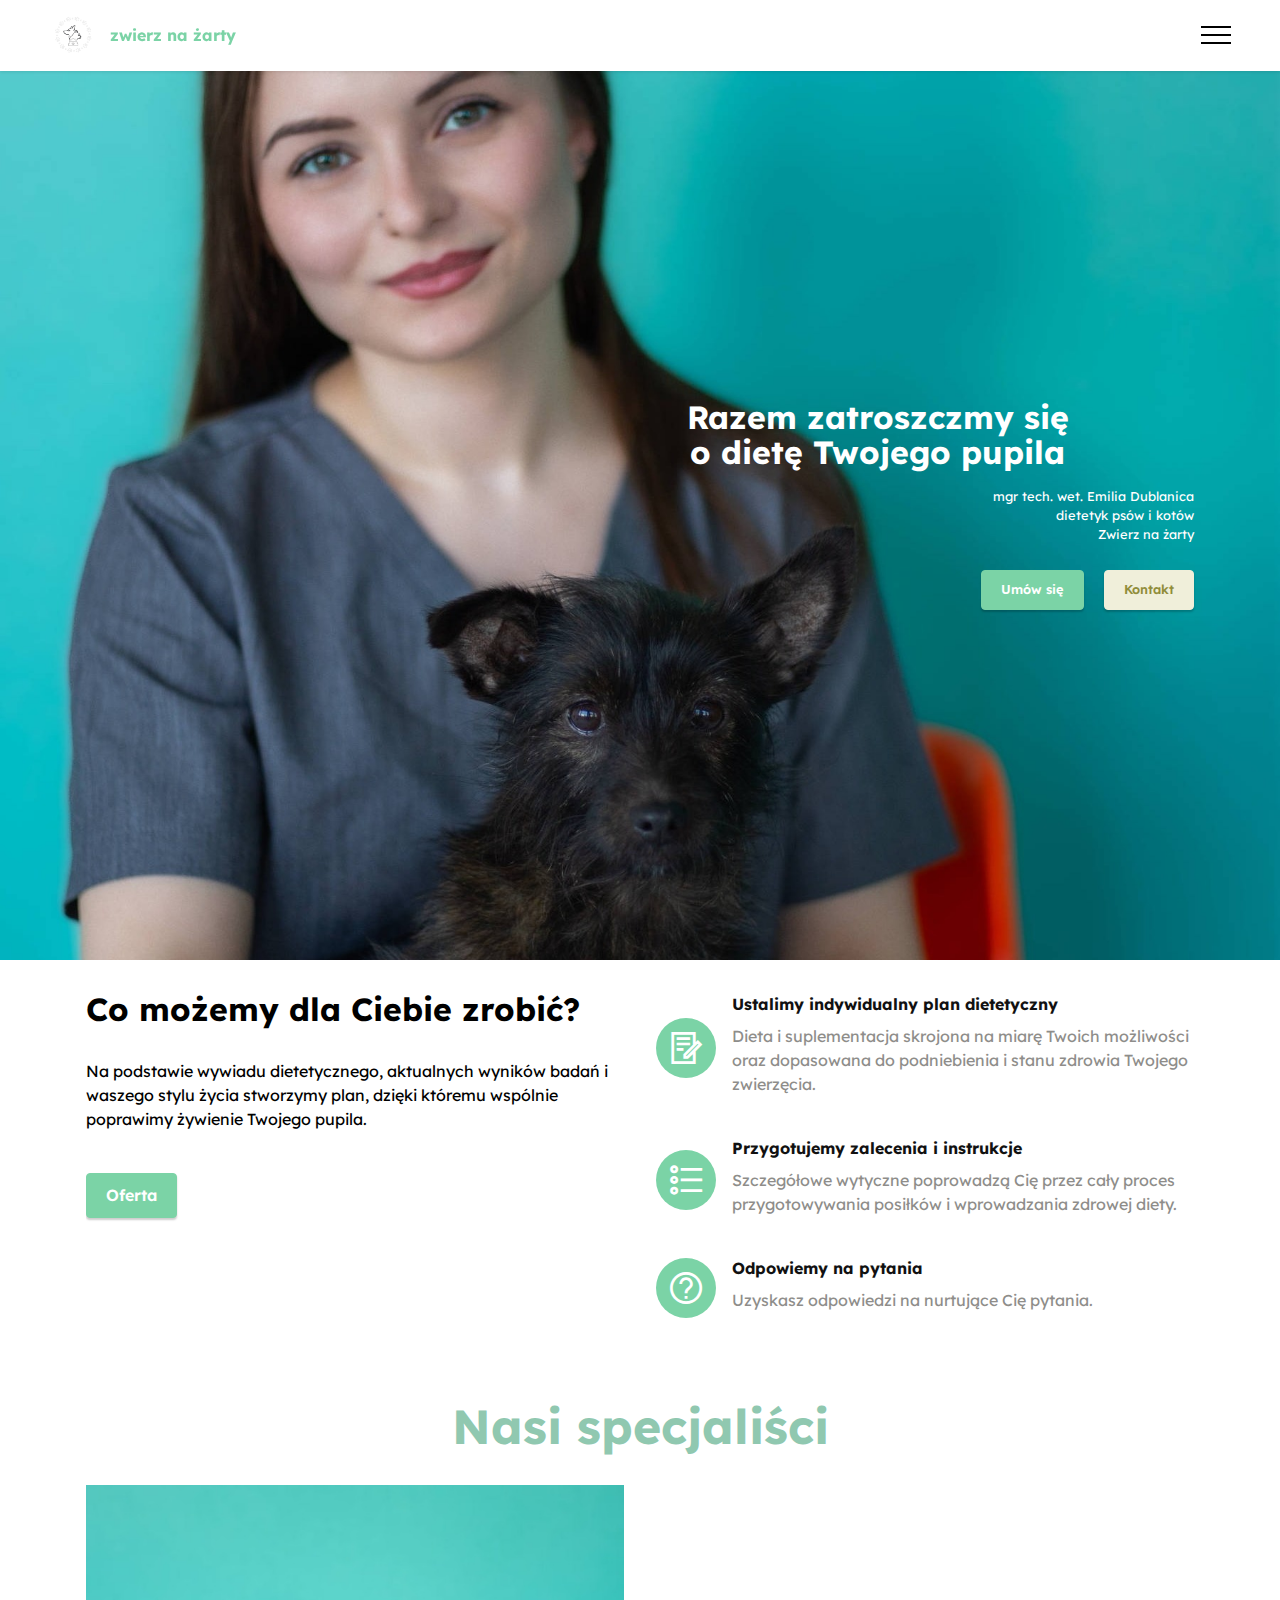
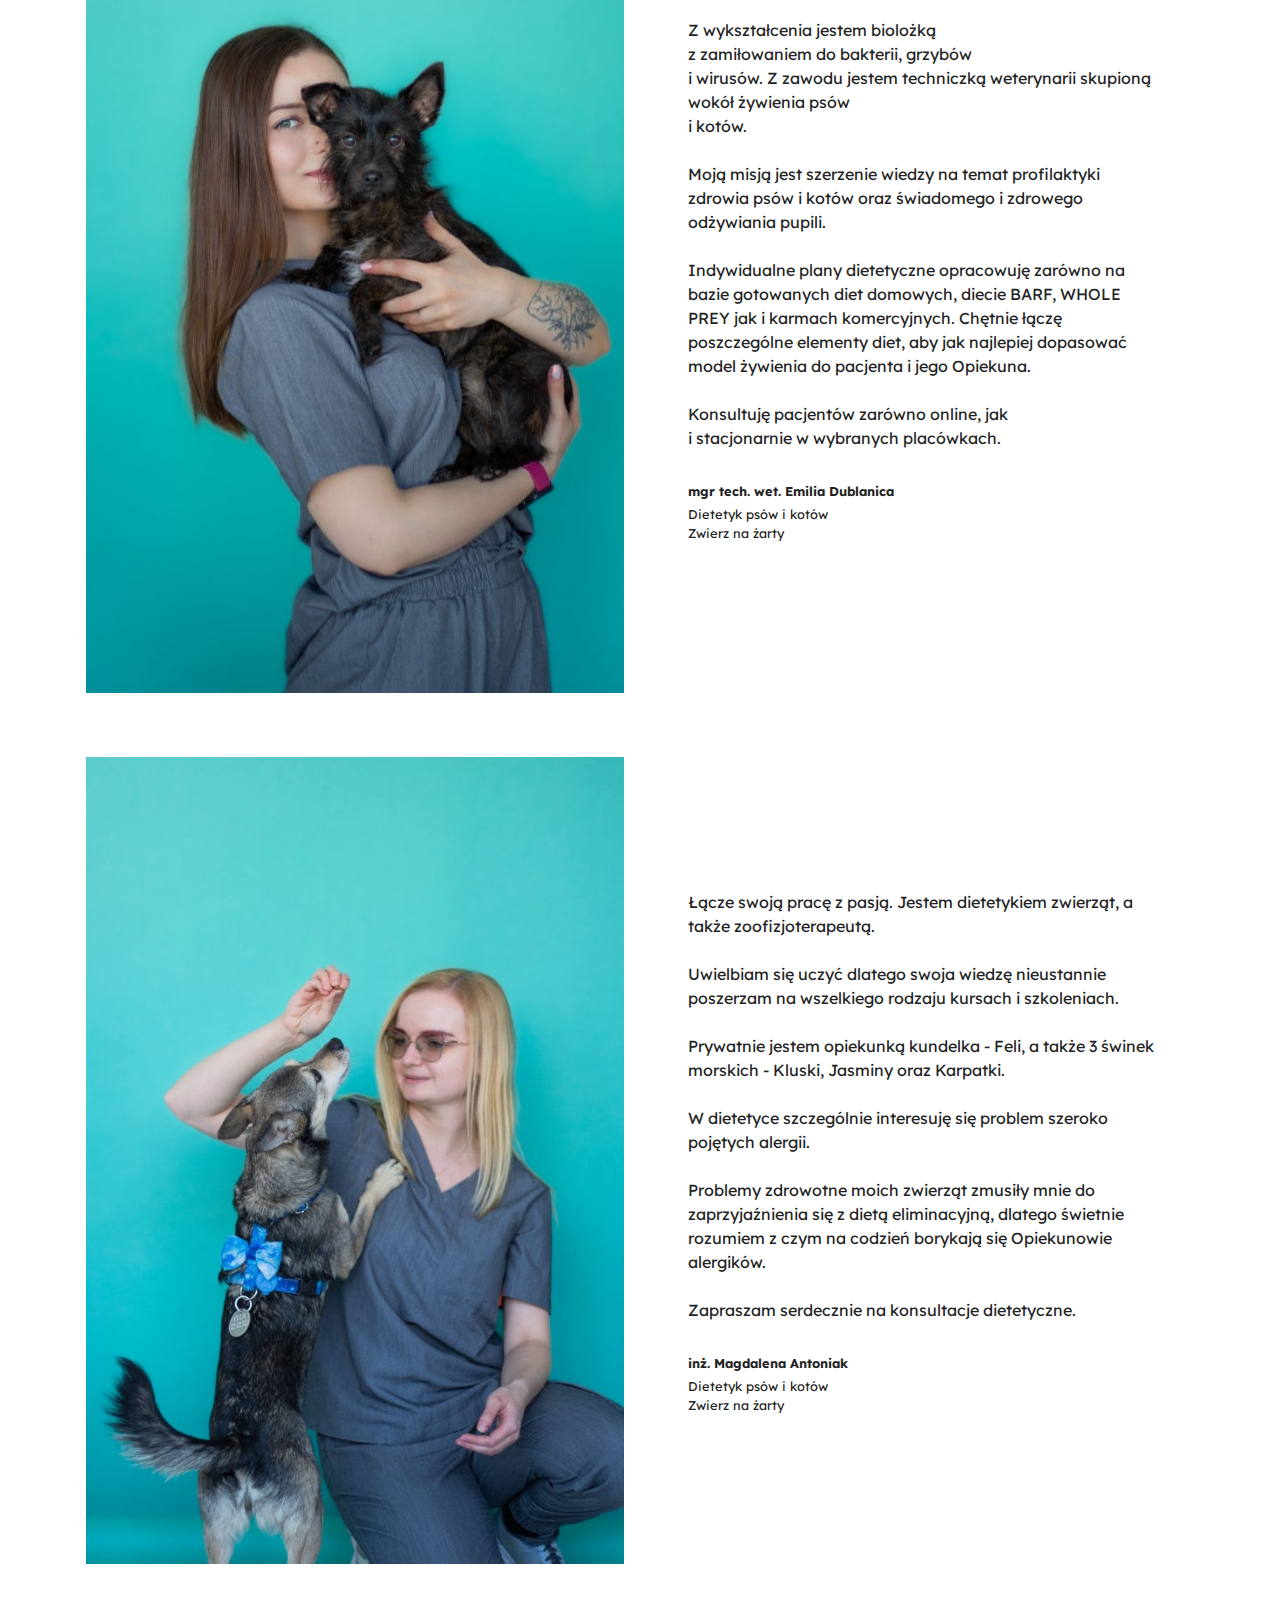
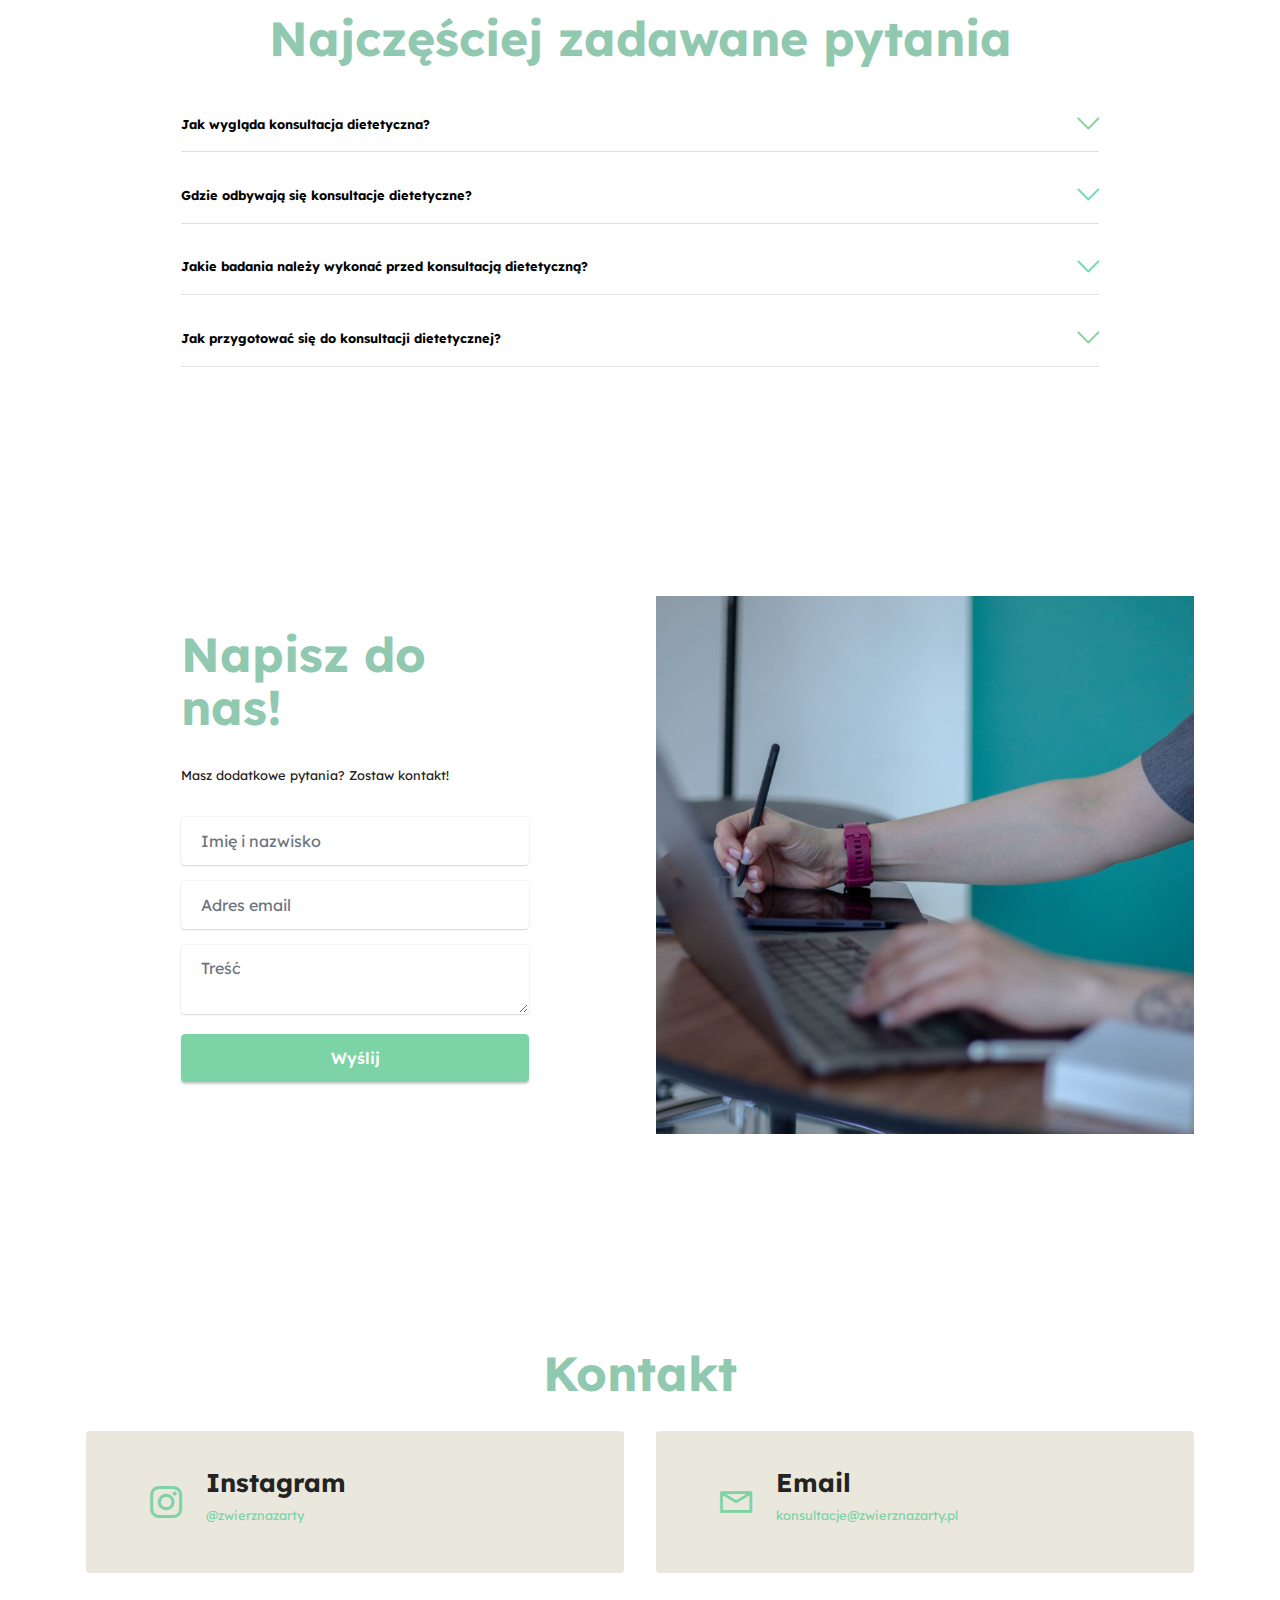
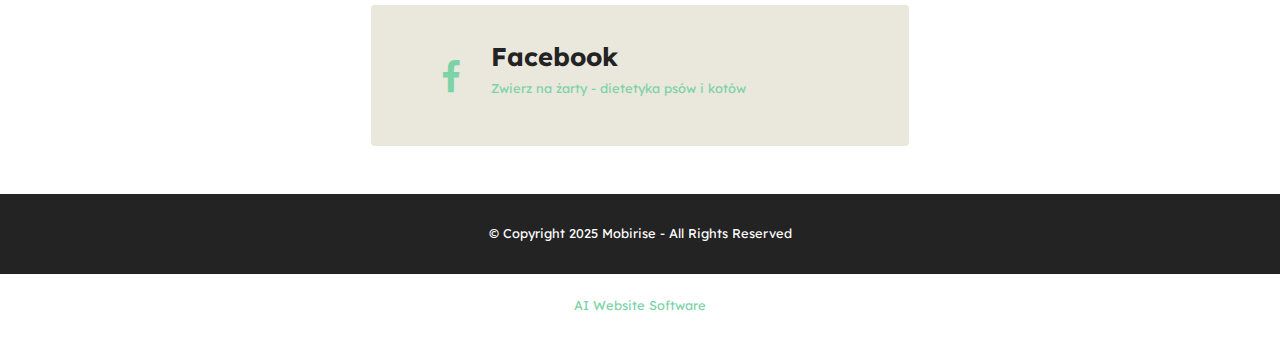
<file: index.html>
<!DOCTYPE html>
<html  >
<head>
  <!-- Site made with Mobirise Website Builder v5.9.17, https://mobirise.com -->
  <meta charset="UTF-8">
  <meta http-equiv="X-UA-Compatible" content="IE=edge">
  <meta name="generator" content="Mobirise v5.9.17, mobirise.com">
  <meta name="viewport" content="width=device-width, initial-scale=1, minimum-scale=1">
  <link rel="shortcut icon" href="assets/images/logo-preview-rev-1-96x93.png" type="image/x-icon">
  <meta name="description" content="">
  
  
  <title>Home</title>
  <link rel="stylesheet" href="assets/web/assets/mobirise-icons2/mobirise2.css">
  <link rel="stylesheet" href="assets/web/assets/mobirise-icons/mobirise-icons.css">
  <link rel="stylesheet" href="assets/bootstrap/css/bootstrap.min.css">
  <link rel="stylesheet" href="assets/bootstrap/css/bootstrap-grid.min.css">
  <link rel="stylesheet" href="assets/bootstrap/css/bootstrap-reboot.min.css">
  <link rel="stylesheet" href="assets/dropdown/css/style.css">
  <link rel="stylesheet" href="assets/socicon/css/styles.css">
  <link rel="stylesheet" href="assets/theme/css/style.css">
  <link rel="preload" href="https://fonts.googleapis.com/css?family=Lexend:100,200,300,400,500,600,700,800,900&display=swap" as="style" onload="this.onload=null;this.rel='stylesheet'">
  <noscript><link rel="stylesheet" href="https://fonts.googleapis.com/css?family=Lexend:100,200,300,400,500,600,700,800,900&display=swap"></noscript>
  <link rel="preload" as="style" href="assets/mobirise/css/mbr-additional.css?v=pQqDxb"><link rel="stylesheet" href="assets/mobirise/css/mbr-additional.css?v=pQqDxb" type="text/css">

  
  
  
</head>
<body>
  
  <section data-bs-version="5.1" class="menu menu2 cid-sFF0ciwnEL" once="menu" id="menu2-0">
    
    <nav class="navbar navbar-dropdown navbar-fixed-top collapsed">
        <div class="container-fluid">
            <div class="navbar-brand">
                <span class="navbar-logo">
                    
                        <a href="index.html"><img src="assets/images/logo-preview-rev-1-96x93.png" alt="" style="height: 3rem;"></a>
                    
                </span>
                <span class="navbar-caption-wrap"><a class="navbar-caption text-primary display-4" href="index.html">zwierz na żarty<br></a></span>
            </div>
            <button class="navbar-toggler" type="button" data-toggle="collapse" data-bs-toggle="collapse" data-target="#navbarSupportedContent" data-bs-target="#navbarSupportedContent" aria-controls="navbarNavAltMarkup" aria-expanded="false" aria-label="Toggle navigation">
                <div class="hamburger">
                    <span></span>
                    <span></span>
                    <span></span>
                    <span></span>
                </div>
            </button>
            <div class="collapse navbar-collapse" id="navbarSupportedContent">
                <ul class="navbar-nav nav-dropdown" data-app-modern-menu="true"><li class="nav-item"><a class="nav-link link text-black text-primary display-4" href="page1.html">O firmie</a></li><li class="nav-item"><a class="nav-link link text-black text-primary display-4" href="page2.html">Oferta</a></li>
                    <li class="nav-item"><a class="nav-link link text-black text-primary display-4" href="page3.html">Nasi specjaliści<br></a></li><li class="nav-item"><a class="nav-link link text-black text-primary display-4" href="page4.html">Przed konsultacją</a></li>
                    <li class="nav-item"><a class="nav-link link text-black text-primary display-4" href="page5.html">Kontakt</a>
                    </li></ul>
                
                <div class="navbar-buttons mbr-section-btn"><a class="btn btn-primary display-4" href="page5.html">Umów się</a></div>
            </div>
        </div>
    </nav>
</section>

<section data-bs-version="5.1" class="header5 cid-tMfChe3qxP mbr-fullscreen" id="header5-2">

    

    
    

    <div class="container">
        <div class="row justify-content-end">
            <div class="col-12 col-lg-7">
                <h1 class="mbr-section-title mbr-fonts-style mbr-white mb-3 display-1"><strong>Razem zatroszczmy się</strong><div><strong>o dietę Twojego pupila</strong></div></h1>
                
                <p class="mbr-text mbr-fonts-style mbr-white display-7">mgr tech. wet. Emilia Dublanica<br>dietetyk psów i kotów<br>Zwierz na żarty</p>
                <div class="mbr-section-btn mt-3"><a class="btn btn-primary display-7" href="page5.html">Umów się</a>
                    <a class="btn btn-warning display-7" href="page5.html">Kontakt</a></div>
            </div>
        </div>
    </div>
</section>

<section data-bs-version="5.1" class="features12 cid-sFF3eJNZDT" id="features13-2">

    
    
    <div class="container">
        <div class="row justify-content-center">
            <div class="col-12 col-lg-6">
                <div class="card-wrapper">
                    <div class="card-box align-left">
                        <h4 class="card-title mbr-fonts-style mb-4 display-1"><strong>Co możemy dla Ciebie zrobić?</strong></h4>
                        <p class="mbr-text mbr-fonts-style mb-4 display-4">Na podstawie wywiadu dietetycznego, aktualnych wyników badań i waszego stylu życia stworzymy plan, dzięki któremu wspólnie poprawimy żywienie Twojego pupila.</p>
                        <div class="mbr-section-btn"><a class="btn btn-primary display-4" href="page2.html">Oferta</a></div>
                    </div>
                </div>
            </div>
            <div class="col-12 col-lg-6">
                <div class="item mbr-flex">
                    <div class="icon-box">
                        <span class="mbr-iconfont mobi-mbri-contact-form mobi-mbri" style="color: rgb(255, 255, 255); fill: rgb(255, 255, 255);"></span>
                    </div>
                    <div class="text-box">
                        <h4 class="icon-title mbr-black mbr-fonts-style display-4">
                            <strong>Ustalimy indywidualny plan dietetyczny</strong></h4>
                        <h5 class="icon-text mbr-black mbr-fonts-style display-4">Dieta i suplementacja skrojona na miarę Twoich możliwości oraz dopasowana do podniebienia i stanu zdrowia Twojego zwierzęcia.&nbsp;</h5>
                    </div>
                </div>
                <div class="item mbr-flex">
                    <div class="icon-box">
                        <span class="mbr-iconfont mobi-mbri-bulleted-list mobi-mbri"></span>
                    </div>
                    <div class="text-box">
                        <h4 class="icon-title mbr-black mbr-fonts-style display-4">
                            <strong>Przygotujemy zalecenia i instrukcje</strong></h4>
                        <h5 class="icon-text mbr-black mbr-fonts-style display-4">Szczegółowe wytyczne poprowadzą Cię przez cały proces przygotowywania posiłków i wprowadzania zdrowej diety.</h5>
                    </div>
                </div>
                <div class="item mbr-flex">
                    <div class="icon-box">
                        <span class="mbr-iconfont mobi-mbri-help mobi-mbri"></span>
                    </div>
                    <div class="text-box">
                        <h4 class="icon-title mbr-black mbr-fonts-style display-4"><strong>Odpowiemy&nbsp;</strong><strong>na pytania</strong></h4>
                        <h5 class="icon-text mbr-black mbr-fonts-style display-4">Uzyskasz odpowiedzi na nurtujące Cię pytania.</h5>
                    </div>
                </div>
            </div>
        </div>
    </div>
</section>

<section data-bs-version="5.1" class="testimonials1 cid-tMfCcE7cEw" id="testimonials1-1">
    

    
    
    <div class="container">
        <h3 class="mbr-section-title mbr-fonts-style align-center mb-4 display-2"><strong>Nasi specjaliści</strong></h3>
        <div class="row align-items-center">
            <div class="col-12 col-md-6">
                <div class="image-wrapper">
                    <img src="assets/images/emilka3-2-896x1123.jpeg" alt="Mobirise Website Builder">
                </div>
            </div>
            <div class="col-12 col-md">
                <div class="text-wrapper">
                    <p class="mbr-text mbr-fonts-style mb-4 display-4">Z wykształcenia jestem biolożką <br>z zamiłowaniem do bakterii, grzybów <br>i wirusów. Z zawodu jestem techniczką weterynarii skupioną wokół żywienia psów <br>i kotów.&nbsp;<br><br>Moją misją jest szerzenie wiedzy na temat profilaktyki zdrowia psów i kotów oraz świadomego i zdrowego odżywiania pupili.<br><br>Indywidualne plany dietetyczne opracowuję zarówno na bazie gotowanych diet domowych, diecie BARF, WHOLE PREY jak i karmach komercyjnych. Chętnie łączę poszczególne elementy diet, aby jak najlepiej dopasować model żywienia do pacjenta i jego Opiekuna.<br><br>Konsultuję pacjentów zarówno online, jak <br>i stacjonarnie w wybranych placówkach.</p>
                    <p class="name mbr-fonts-style mb-1 display-7"><strong>mgr tech. wet. Emilia Dublanica</strong></p>
                    <p class="position mbr-fonts-style display-7">Dietetyk psów i kotów<br>Zwierz na żarty</p>
                </div>
            </div>
        </div>
    </div>
</section>

<section data-bs-version="5.1" class="testimonials1 cid-u9m0pd2Z4R" id="testimonials1-c">
    

    
    
    <div class="container">
        <h3 class="mbr-section-title mbr-fonts-style align-center mb-4 display-2"></h3>
        <div class="row align-items-center">
            <div class="col-12 col-md-6">
                <div class="image-wrapper">
                    <img src="assets/images/emilka2-2-896x1396.jpeg" alt="Mobirise Website Builder">
                </div>
            </div>
            <div class="col-12 col-md">
                <div class="text-wrapper">
                    <p class="mbr-text mbr-fonts-style mb-4 display-4">Łącze swoją pracę z pasją. Jestem dietetykiem zwierząt, a także zoofizjoterapeutą.<br> <br>Uwielbiam się uczyć dlatego swoja wiedzę nieustannie poszerzam na wszelkiego rodzaju kursach i szkoleniach.&nbsp;<br><br>Prywatnie jestem opiekunką kundelka - Feli, a także 3 świnek morskich - Kluski, Jasminy oraz Karpatki. <br><br>W dietetyce szczególnie interesuję się problem szeroko pojętych alergii. <br><br>Problemy zdrowotne moich zwierząt zmusiły mnie do zaprzyjaźnienia się z dietą eliminacyjną, dlatego świetnie rozumiem z czym na codzień borykają się Opiekunowie alergików.<br><br>Zapraszam serdecznie na konsultacje dietetyczne.<br></p>
                    <p class="name mbr-fonts-style mb-1 display-7"><strong>inż. Magdalena Antoniak</strong></p>
                    <p class="position mbr-fonts-style display-7">Dietetyk psów i kotów<br>Zwierz na żarty</p>
                </div>
            </div>
        </div>
    </div>
</section>

<section data-bs-version="5.1" class="content16 cid-sFF5Wb1ZQt" id="content16-a">

    

    
    <div class="container">
        <div class="row justify-content-center">
            <div class="col-12 col-md-10">
                <div class="mbr-section-head align-center mb-4">
                    <h3 class="mbr-section-title mb-0 mbr-fonts-style display-2"><strong>Najczęściej zadawane pytania</strong></h3>
                    
                </div>
                <div id="bootstrap-accordion_5" class="panel-group accordionStyles accordion" role="tablist" aria-multiselectable="true">
                    <div class="card mb-3">
                        <div class="card-header" role="tab" id="headingOne">
                            <a role="button" class="panel-title collapsed" data-toggle="collapse" data-bs-toggle="collapse" data-core="" href="#collapse1_5" aria-expanded="false" aria-controls="collapse1">
                                <h6 class="panel-title-edit mbr-fonts-style mb-0 display-7"><strong>Jak wygląda konsultacja dietetyczna?</strong></h6>
                                <span class="sign mbr-iconfont mbri-arrow-down"></span>
                            </a>
                        </div>
                        <div id="collapse1_5" class="panel-collapse noScroll collapse" role="tabpanel" aria-labelledby="headingOne" data-parent="#accordion" data-bs-parent="#bootstrap-accordion_5">
                            <div class="panel-body">
                                <p class="mbr-fonts-style panel-text display-4">Podczas konsultacji dietetycznej analizujemy przesłane wyniki badań, ankietę oraz dotychczasową dietę. Na podstawie wywiadu dietetycznego oraz zebranych informacji omawiamy propozycje zmian, zalecenia oraz dalsze instrukcje i ustalamy plan działania.&nbsp;<br></p>
                            </div>
                        </div>
                    </div>
                    <div class="card mb-3">
                        <div class="card-header" role="tab" id="headingOne">
                            <a role="button" class="panel-title collapsed" data-toggle="collapse" data-bs-toggle="collapse" data-core="" href="#collapse2_5" aria-expanded="false" aria-controls="collapse2">
                                <h6 class="panel-title-edit mbr-fonts-style mb-0 display-7"><strong>Gdzie odbywają się konsultacje dietetyczne?</strong></h6>
                                <span class="sign mbr-iconfont mbri-arrow-down"></span>
                            </a>
                        </div>
                        <div id="collapse2_5" class="panel-collapse noScroll collapse" role="tabpanel" aria-labelledby="headingOne" data-parent="#accordion" data-bs-parent="#bootstrap-accordion_5">
                            <div class="panel-body">
                                <p class="mbr-fonts-style panel-text display-4">Konsultacje stacjonarne odbywają się w Gdyni w Vital Pets oraz w Gdańsku w Przychodni Weterynaryjnej Altervet. <br>Istnieje możliwość skorzystania z konsultacji online (Teams lub telefonicznie).<br></p>
                            </div>
                        </div>
                    </div>
                    <div class="card mb-3">
                        <div class="card-header" role="tab" id="headingOne">
                            <a role="button" class="panel-title collapsed" data-toggle="collapse" data-bs-toggle="collapse" data-core="" href="#collapse3_5" aria-expanded="false" aria-controls="collapse3">
                                <h6 class="panel-title-edit mbr-fonts-style mb-0 display-7"><strong>Jakie badania należy wykonać przed konsultacją dietetyczną?</strong></h6>
                                <span class="sign mbr-iconfont mbri-arrow-down"></span>
                            </a>
                        </div>
                        <div id="collapse3_5" class="panel-collapse noScroll collapse" role="tabpanel" aria-labelledby="headingOne" data-parent="#accordion" data-bs-parent="#bootstrap-accordion_5">
                            <div class="panel-body">
                                <p class="mbr-fonts-style panel-text display-4">Obowiązkowo należy posiadać aktualne badania krwi oraz USG. Pacjenci geriatryczni oraz pacjenci z chorobami przewlekłymi mogą być poproszeni o wykonanie dodatkowych badań.<br>Szczegóły dotyczące badań znajdziesz w zakładce "przed konsultacją".&nbsp;</p>
                            </div>
                        </div>
                    </div>
                    <div class="card mb-3">
                        <div class="card-header" role="tab" id="headingOne">
                            <a role="button" class="panel-title collapsed" data-toggle="collapse" data-bs-toggle="collapse" data-core="" href="#collapse4_5" aria-expanded="false" aria-controls="collapse4">
                                <h6 class="panel-title-edit mbr-fonts-style mb-0 display-7"><strong>Jak przygotować się do konsultacji dietetycznej?</strong></h6>
                                <span class="sign mbr-iconfont mbri-arrow-down"></span>
                            </a>
                        </div>
                        <div id="collapse4_5" class="panel-collapse noScroll collapse" role="tabpanel" aria-labelledby="headingOne" data-parent="#accordion" data-bs-parent="#bootstrap-accordion_5">
                            <div class="panel-body">
                                <p class="mbr-fonts-style panel-text display-4">W zakładce "Przed konsultacją" znajdziesz szczegółową instrukcję dotyczącą kroków, jakie musisz podjąć przed konsultacją.<br></p>
                            </div>
                        </div>
                    </div>
                    
                    
                </div>
            </div>
        </div>
    </div>
</section>

<section data-bs-version="5.1" class="form4 cid-sFF3qL4anb mbr-fullscreen" id="form4-6">

    

    

    <div class="container">
        <div class="row content-wrapper justify-content-center">
            <div class="col-lg-4 offset-lg-1 mbr-form" data-form-type="formoid">
<!--Formbuilder Form-->
<form action="https://mobirise.eu/" method="POST" class="mbr-form form-with-styler" data-form-title="Form Name"><input type="hidden" name="email" data-form-email="true" value="B2a/YUbcC6EWyvk0k2uZfBxh1Yq3AhvbylwyLjnghqhc55BVJBs7VVWjS9qomaedv6ScSTEgs1jlWb6cfQM4KfJ6O2aS2P8IUSnuGeHpS0ar/fUVg8k5TZitCngl8yKX">
<div class="row">
<div hidden="hidden" data-form-alert="" class="alert alert-success col-12">Dziękuję za wiadomość. Wkrótce otrzymasz ode mnie odpowiedź!</div>
<div hidden="hidden" data-form-alert-danger="" class="alert alert-danger col-12">Oops...! some problem!</div>
</div>
<div class="dragArea row">
<div class="col-lg-12 col-md-12 col-sm-12">
<h1 class="mbr-section-title mb-4 display-2"><strong>Napisz do nas!</strong></h1>
</div>
<div class="col-lg-12 col-md-12 col-sm-12">
<p class="mbr-text mbr-fonts-style mb-4 display-7"> Masz dodatkowe pytania? Zostaw kontakt!</p>
</div>
<div data-for="name" class="col-lg-12 col-md col-12 form-group mb-3">
<input type="text" name="name" placeholder="Imię i nazwisko" data-form-field="name" class="form-control display-7" value="" id="name-form4-6">
</div>
<div data-for="email" class="col-lg-12 col-md col-12 form-group mb-3">
<input type="email" name="email" placeholder="Adres email" data-form-field="email" class="form-control display-7" value="" id="email-form4-6">
</div>
<div class="col-lg-12 col-md-12 col-sm-12 form-group" data-for="textarea">
<textarea name="textarea" placeholder="Treść" data-form-field="textarea" class="form-control display-7" id="textarea-form4-6"></textarea>
</div>
<div class="col-12 col-md-auto mbr-section-btn"><button type="submit" class="btn btn-primary display-4">Wyślij</button></div>
</div>
</form><!--Formbuilder Form-->
</div>
            <div class="col-lg-6 offset-lg-1 col-12">
                <div class="image-wrapper">
                    <img class="w-100" src="assets/images/emilka22-896x1400.jpeg" alt="Mobirise Website Builder">
                </div>
            </div>
        </div>
    </div>
</section>

<section data-bs-version="5.1" class="contacts2 cid-sFF3B84VW8" id="contacts2-8">
    <!---->
    
    
    <div class="container">
        <div class="mbr-section-head">
            <h3 class="mbr-section-title mbr-fonts-style align-center mb-0 display-2">
                <strong>Kontakt</strong></h3>
            
        </div>
        <div class="row justify-content-center mt-4">
            <div class="card col-12 col-md-6">
                <div class="card-wrapper">
                    <div class="image-wrapper">
                        <span class="mbr-iconfont socicon-instagram socicon"></span>
                    </div>
                    <div class="text-wrapper">
                        <h6 class="card-title mbr-fonts-style mb-1 display-5">
                            <strong>Instagram</strong></h6>
                        <p class="mbr-text mbr-fonts-style display-7"><a href="https://www.instagram.com/zwierznazarty?igsh=MXE3eDNvNWYwNGxlbQ%3D%3D&utm_source=qr" class="text-primary">@zwierznazarty</a></p>
                    </div>
                </div>
            </div>
            <div class="card col-12 col-md-6">
                <div class="card-wrapper">
                    <div class="image-wrapper">
                        <span class="mbr-iconfont mobi-mbri-letter mobi-mbri"></span>
                    </div>
                    <div class="text-wrapper">
                        <h6 class="card-title mbr-fonts-style mb-1 display-5">
                            <strong>Email</strong>
                        </h6>
                        <p class="mbr-text mbr-fonts-style display-7">
                            <a href="mailto:konsultacje@zwierznazarty.pl" class="text-primary">konsultacje@zwierznazarty.pl</a>
                        </p>
                    </div>
                </div>
            </div>
            <div class="card col-12 col-md-6">
                <div class="card-wrapper">
                    <div class="image-wrapper">
                        <span class="mbr-iconfont socicon-facebook socicon"></span>
                    </div>
                    <div class="text-wrapper">
                        <h6 class="card-title mbr-fonts-style mb-1 display-5">
                            <strong>Facebook</strong></h6>
                        <p class="mbr-text mbr-fonts-style display-7"><a href="https://www.facebook.com/profile.php?id=100088962168176" class="text-primary">Zwierz na żarty - dietetyka psów i kotów</a></p>
                    </div>
                </div>
            </div>
            
        </div>
    </div>
</section>

<section data-bs-version="5.1" class="footer7 cid-sFF3CYc3p7" once="footers" id="footer7-9">

    

    

    <div class="container">
        <div class="media-container-row align-center mbr-white">
            <div class="col-12">
                <p class="mbr-text mb-0 mbr-fonts-style display-7">
                    © Copyright 2025 Mobirise - All Rights Reserved
                </p>
            </div>
        </div>
    </div>
</section><section class="display-7" style="padding: 0;align-items: center;justify-content: center;flex-wrap: wrap;    align-content: center;display: flex;position: relative;height: 4rem;"><a href="https://mobiri.se/2927832" style="flex: 1 1;height: 4rem;position: absolute;width: 100%;z-index: 1;"><img alt="" style="height: 4rem;" src="[data-uri]"></a><p style="margin: 0;text-align: center;" class="display-7">&#8204;</p><a style="z-index:1" href="https://mobirise.com/builder/ai-website-builder.html">AI Website Software</a></section><script src="assets/bootstrap/js/bootstrap.bundle.min.js"></script>  <script src="assets/smoothscroll/smooth-scroll.js"></script>  <script src="assets/ytplayer/index.js"></script>  <script src="assets/dropdown/js/navbar-dropdown.js"></script>  <script src="assets/mbr-switch-arrow/mbr-switch-arrow.js"></script>  <script src="assets/theme/js/script.js"></script>  <script src="assets/formoid/formoid.min.js"></script>  
  
  
</body>
</html>
</file>
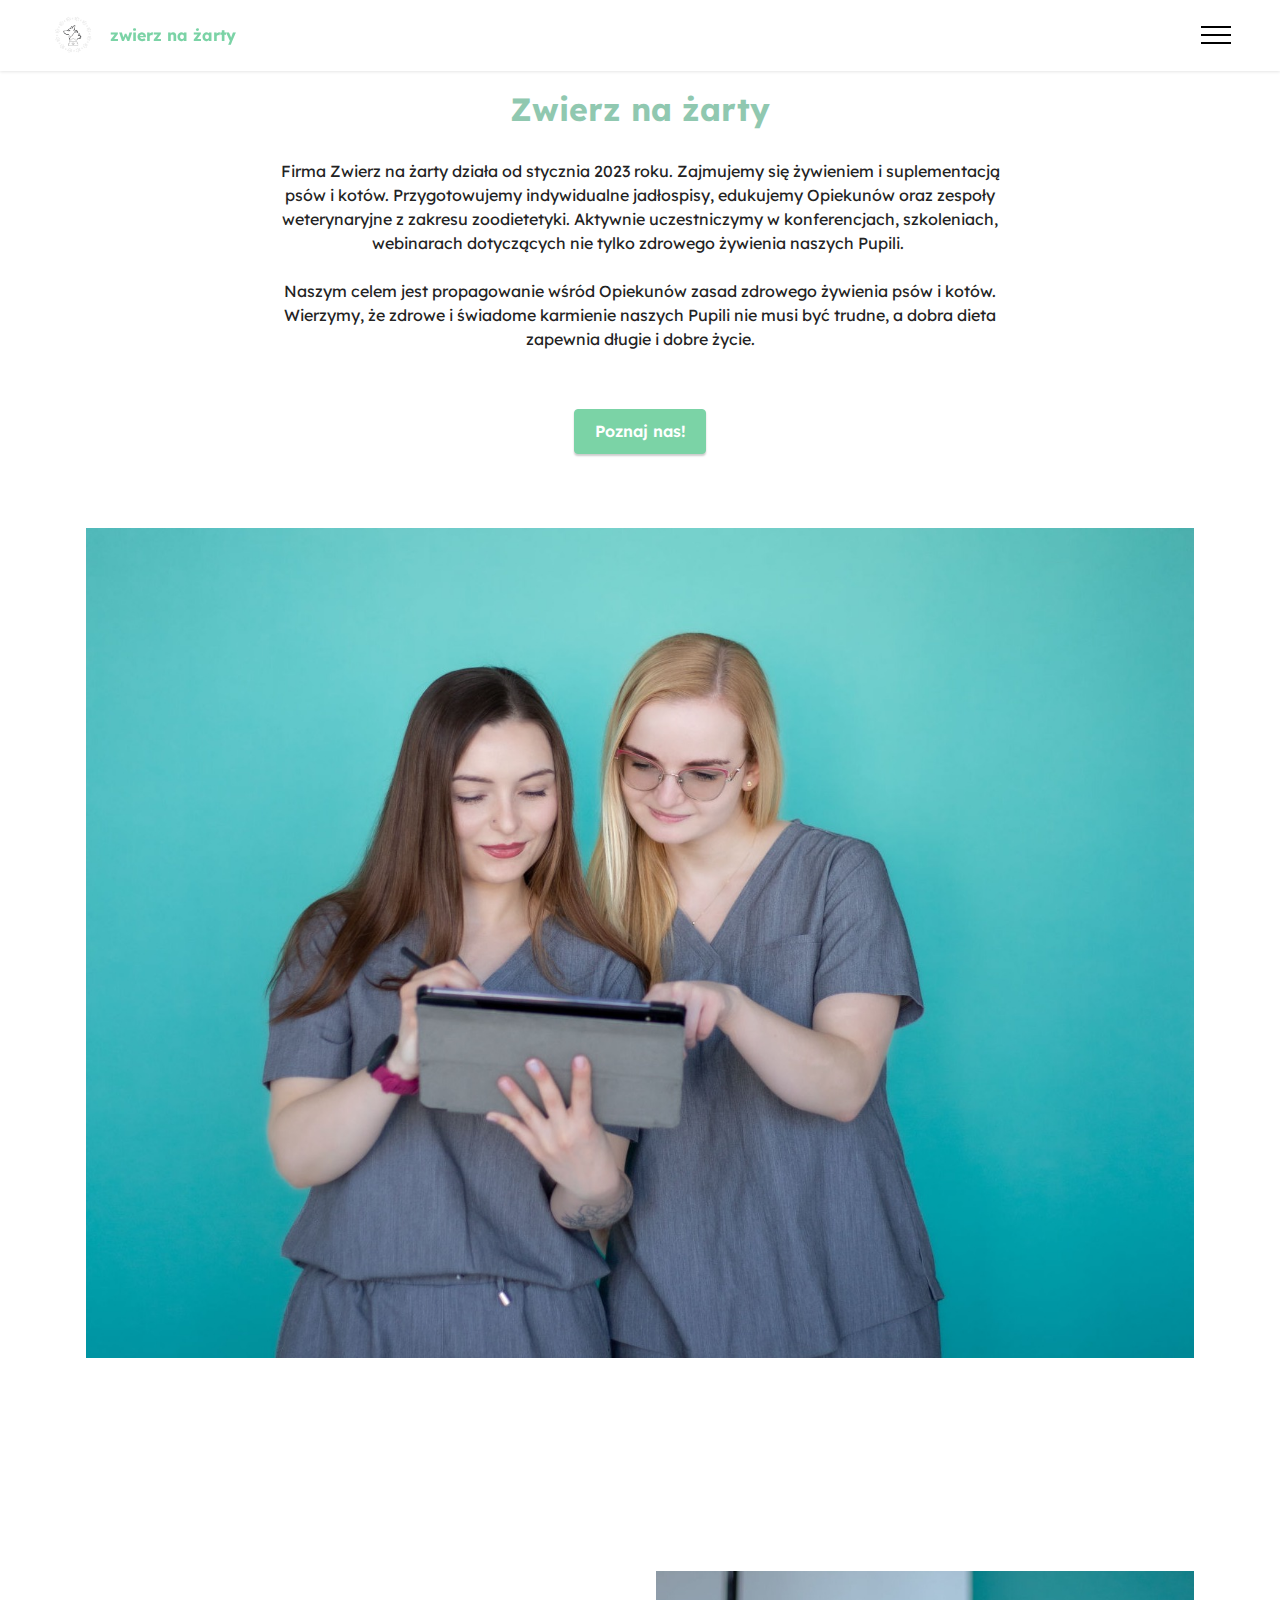
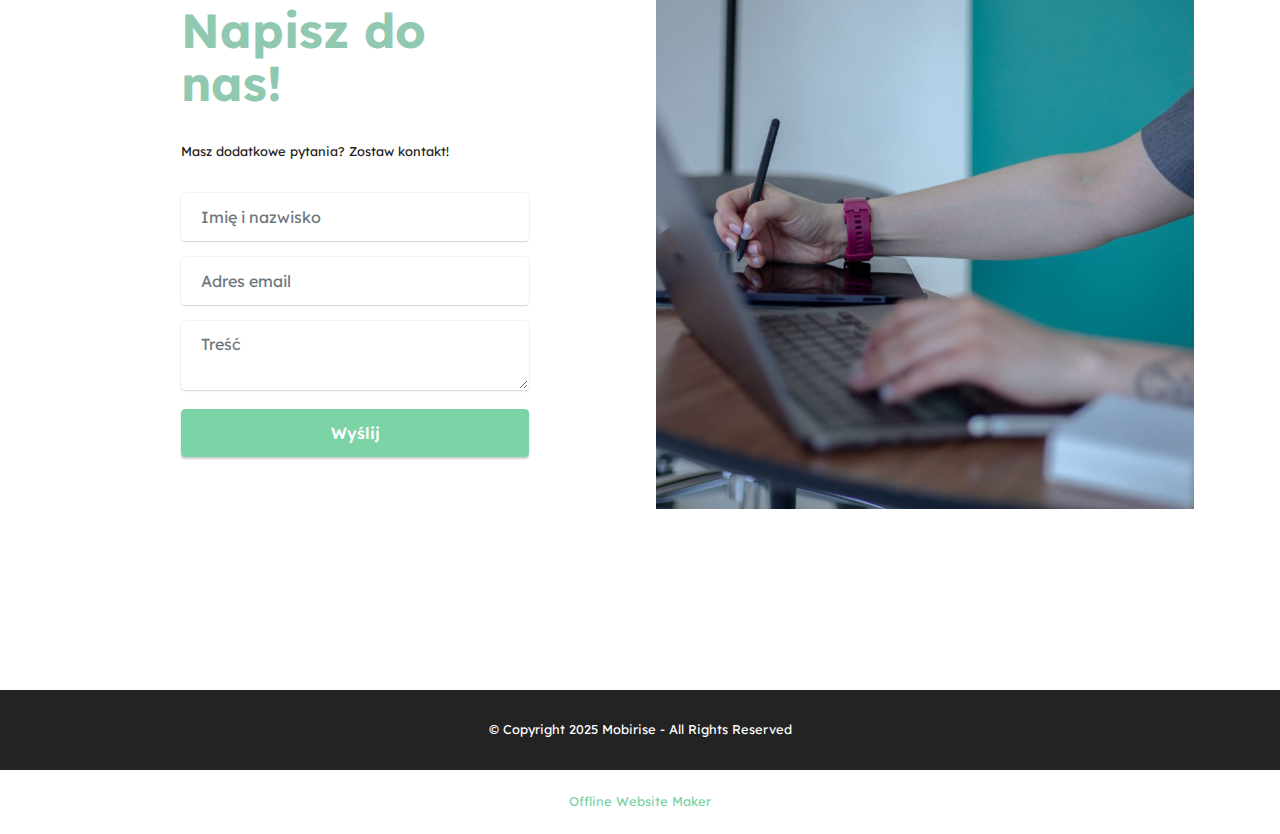
<file: page1.html>
<!DOCTYPE html>
<html  >
<head>
  <!-- Site made with Mobirise Website Builder v5.9.17, https://mobirise.com -->
  <meta charset="UTF-8">
  <meta http-equiv="X-UA-Compatible" content="IE=edge">
  <meta name="generator" content="Mobirise v5.9.17, mobirise.com">
  <meta name="viewport" content="width=device-width, initial-scale=1, minimum-scale=1">
  <link rel="shortcut icon" href="assets/images/logo-preview-rev-1-96x93.png" type="image/x-icon">
  <meta name="description" content="">
  
  
  <title>O firmie</title>
  <link rel="stylesheet" href="assets/bootstrap/css/bootstrap.min.css">
  <link rel="stylesheet" href="assets/bootstrap/css/bootstrap-grid.min.css">
  <link rel="stylesheet" href="assets/bootstrap/css/bootstrap-reboot.min.css">
  <link rel="stylesheet" href="assets/dropdown/css/style.css">
  <link rel="stylesheet" href="assets/socicon/css/styles.css">
  <link rel="stylesheet" href="assets/theme/css/style.css">
  <link rel="preload" href="https://fonts.googleapis.com/css?family=Lexend:100,200,300,400,500,600,700,800,900&display=swap" as="style" onload="this.onload=null;this.rel='stylesheet'">
  <noscript><link rel="stylesheet" href="https://fonts.googleapis.com/css?family=Lexend:100,200,300,400,500,600,700,800,900&display=swap"></noscript>
  <link rel="preload" as="style" href="assets/mobirise/css/mbr-additional.css?v=l4G9s6"><link rel="stylesheet" href="assets/mobirise/css/mbr-additional.css?v=l4G9s6" type="text/css">

  
  
  
</head>
<body>
  
  <section data-bs-version="5.1" class="menu menu2 cid-u9DM5Uwxan" once="menu" id="menu2-d">
    
    <nav class="navbar navbar-dropdown navbar-fixed-top collapsed">
        <div class="container-fluid">
            <div class="navbar-brand">
                <span class="navbar-logo">
                    
                        <a href="index.html"><img src="assets/images/logo-preview-rev-1-96x93.png" alt="" style="height: 3rem;"></a>
                    
                </span>
                <span class="navbar-caption-wrap"><a class="navbar-caption text-primary display-4" href="index.html">zwierz na żarty<br></a></span>
            </div>
            <button class="navbar-toggler" type="button" data-toggle="collapse" data-bs-toggle="collapse" data-target="#navbarSupportedContent" data-bs-target="#navbarSupportedContent" aria-controls="navbarNavAltMarkup" aria-expanded="false" aria-label="Toggle navigation">
                <div class="hamburger">
                    <span></span>
                    <span></span>
                    <span></span>
                    <span></span>
                </div>
            </button>
            <div class="collapse navbar-collapse" id="navbarSupportedContent">
                <ul class="navbar-nav nav-dropdown" data-app-modern-menu="true"><li class="nav-item"><a class="nav-link link text-black text-primary display-4" href="page1.html">O firmie</a></li><li class="nav-item"><a class="nav-link link text-black text-primary display-4" href="page2.html">Oferta</a></li>
                    <li class="nav-item"><a class="nav-link link text-black text-primary display-4" href="page3.html">Nasi specjaliści<br></a></li><li class="nav-item"><a class="nav-link link text-black text-primary display-4" href="page4.html">Przed konsultacją</a></li>
                    <li class="nav-item"><a class="nav-link link text-black text-primary display-4" href="page5.html">Kontakt</a>
                    </li></ul>
                
                <div class="navbar-buttons mbr-section-btn"><a class="btn btn-primary display-4" href="page5.html">Umów się</a></div>
            </div>
        </div>
    </nav>
</section>

<section data-bs-version="5.1" class="info1 cid-u9IY9Ds8hZ" id="info1-21">
    

    
    
    <div class="align-center container">
        <div class="row justify-content-center">
            <div class="col-12 col-lg-8">
                <h3 class="mbr-section-title mb-4 mbr-fonts-style display-1"><strong>Zwierz na żarty</strong></h3>
                <p class="mbr-text mb-5 mbr-fonts-style display-4">
                    Firma Zwierz na żarty działa od stycznia 2023 roku. Zajmujemy się żywieniem i suplementacją psów i kotów. Przygotowujemy indywidualne jadłospisy, edukujemy Opiekunów oraz zespoły weterynaryjne z zakresu zoodietetyki. Aktywnie uczestniczymy w konferencjach, szkoleniach, webinarach dotyczących nie tylko zdrowego żywienia naszych Pupili.&nbsp;<br>&nbsp;<br>Naszym celem jest propagowanie wśród Opiekunów zasad zdrowego żywienia psów i kotów. Wierzymy, że zdrowe i świadome karmienie naszych Pupili nie musi być trudne, a dobra dieta zapewnia długie i dobre życie.</p>
                <div class="mbr-section-btn"><a class="btn btn-primary display-4" href="page3.html">Poznaj nas!</a></div>
            </div>
        </div>
    </div>
</section>

<section data-bs-version="5.1" class="image3 cid-ua7Pmh648U" id="image3-23">
    

    
    

    <div class="container">
        <div class="row justify-content-center">
            <div class="col-12 col-lg-12">
                <div class="image-wrapper">
                    <img src="assets/images/emilka14-1536x1884.jpeg" alt="Mobirise Website Builder">
                    
                </div>
            </div>
        </div>
    </div>
</section>

<section data-bs-version="5.1" class="form4 cid-u9DM5W7x0O mbr-fullscreen" id="form4-k">

    

    

    <div class="container">
        <div class="row content-wrapper justify-content-center">
            <div class="col-lg-4 offset-lg-1 mbr-form" data-form-type="formoid">
<!--Formbuilder Form-->
<form action="https://mobirise.eu/" method="POST" class="mbr-form form-with-styler" data-form-title="Form Name"><input type="hidden" name="email" data-form-email="true" value="1KkpHrbYjD6JBR2hvoauN9EM4T4RECY2Zn/8ZsZFhhnHo5y5o2jD06vRuAlRbCbQ187MOzaOmgB6u63ABWrIMSBTLEJvpd2xIS4zhVKS/bX8PKVkrQBAwFF2nSRRFXqZ">
<div class="row">
<div hidden="hidden" data-form-alert="" class="alert alert-success col-12">Dziękuję za wiadomość. Wkrótce otrzymasz ode mnie odpowiedź!</div>
<div hidden="hidden" data-form-alert-danger="" class="alert alert-danger col-12">Oops...! some problem!</div>
</div>
<div class="dragArea row">
<div class="col-lg-12 col-md-12 col-sm-12">
<h1 class="mbr-section-title mb-4 display-2"><strong>Napisz do nas!</strong></h1>
</div>
<div class="col-lg-12 col-md-12 col-sm-12">
<p class="mbr-text mbr-fonts-style mb-4 display-7"> Masz dodatkowe pytania? Zostaw kontakt!</p>
</div>
<div data-for="name" class="col-lg-12 col-md col-12 form-group mb-3">
<input type="text" name="name" placeholder="Imię i nazwisko" data-form-field="name" class="form-control display-7" value="" id="name-form4-k">
</div>
<div data-for="email" class="col-lg-12 col-md col-12 form-group mb-3">
<input type="email" name="email" placeholder="Adres email" data-form-field="email" class="form-control display-7" value="" id="email-form4-k">
</div>
<div class="col-lg-12 col-md-12 col-sm-12 form-group" data-for="textarea">
<textarea name="textarea" placeholder="Treść" data-form-field="textarea" class="form-control display-7" id="textarea-form4-k"></textarea>
</div>
<div class="col-12 col-md-auto mbr-section-btn"><button type="submit" class="btn btn-primary display-4">Wyślij</button></div>
</div>
</form><!--Formbuilder Form-->
</div>
            <div class="col-lg-6 offset-lg-1 col-12">
                <div class="image-wrapper">
                    <img class="w-100" src="assets/images/emilka22-896x1400.jpeg" alt="Mobirise Website Builder">
                </div>
            </div>
        </div>
    </div>
</section>

<section data-bs-version="5.1" class="footer7 cid-u9DM5WsbI6" once="footers" id="footer7-m">

    

    

    <div class="container">
        <div class="media-container-row align-center mbr-white">
            <div class="col-12">
                <p class="mbr-text mb-0 mbr-fonts-style display-7">
                    © Copyright 2025 Mobirise - All Rights Reserved
                </p>
            </div>
        </div>
    </div>
</section><section class="display-7" style="padding: 0;align-items: center;justify-content: center;flex-wrap: wrap;    align-content: center;display: flex;position: relative;height: 4rem;"><a href="https://mobiri.se/2927832" style="flex: 1 1;height: 4rem;position: absolute;width: 100%;z-index: 1;"><img alt="" style="height: 4rem;" src="[data-uri]"></a><p style="margin: 0;text-align: center;" class="display-7">&#8204;</p><a style="z-index:1" href="https://mobirise.com/offline-website-builder.html">Offline Website Maker</a></section><script src="assets/bootstrap/js/bootstrap.bundle.min.js"></script>  <script src="assets/smoothscroll/smooth-scroll.js"></script>  <script src="assets/ytplayer/index.js"></script>  <script src="assets/dropdown/js/navbar-dropdown.js"></script>  <script src="assets/theme/js/script.js"></script>  <script src="assets/formoid/formoid.min.js"></script>  
  
  
</body>
</html>
</file>
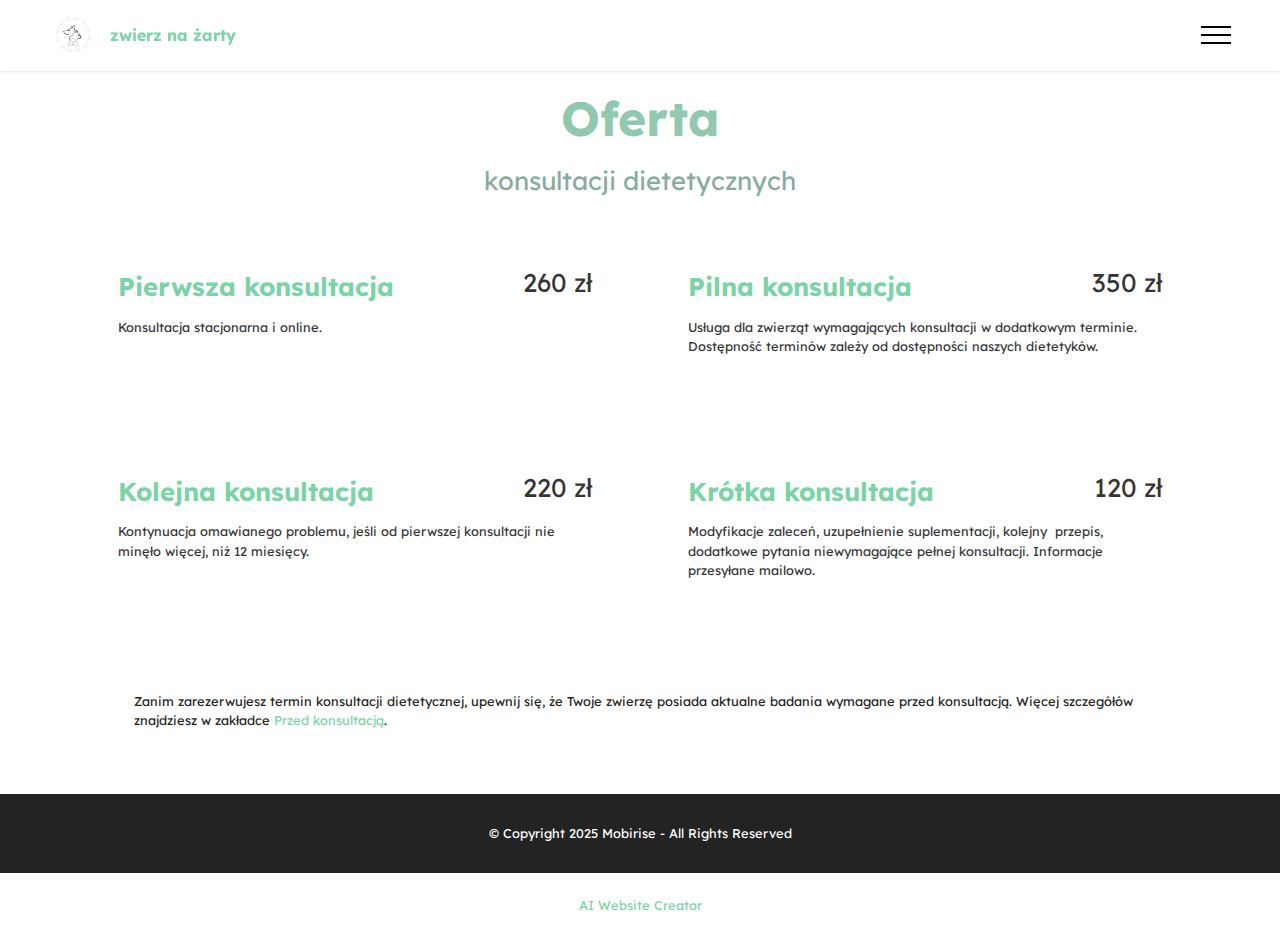
<file: page2.html>
<!DOCTYPE html>
<html  >
<head>
  <!-- Site made with Mobirise Website Builder v5.9.17, https://mobirise.com -->
  <meta charset="UTF-8">
  <meta http-equiv="X-UA-Compatible" content="IE=edge">
  <meta name="generator" content="Mobirise v5.9.17, mobirise.com">
  <meta name="viewport" content="width=device-width, initial-scale=1, minimum-scale=1">
  <link rel="shortcut icon" href="assets/images/logo-preview-rev-1-96x93.png" type="image/x-icon">
  <meta name="description" content="">
  
  
  <title>Oferta</title>
  <link rel="stylesheet" href="assets/bootstrap/css/bootstrap.min.css">
  <link rel="stylesheet" href="assets/bootstrap/css/bootstrap-grid.min.css">
  <link rel="stylesheet" href="assets/bootstrap/css/bootstrap-reboot.min.css">
  <link rel="stylesheet" href="assets/dropdown/css/style.css">
  <link rel="stylesheet" href="assets/socicon/css/styles.css">
  <link rel="stylesheet" href="assets/theme/css/style.css">
  <link rel="preload" href="https://fonts.googleapis.com/css?family=Lexend:100,200,300,400,500,600,700,800,900&display=swap" as="style" onload="this.onload=null;this.rel='stylesheet'">
  <noscript><link rel="stylesheet" href="https://fonts.googleapis.com/css?family=Lexend:100,200,300,400,500,600,700,800,900&display=swap"></noscript>
  <link rel="preload" as="style" href="assets/mobirise/css/mbr-additional.css?v=TrC3y6"><link rel="stylesheet" href="assets/mobirise/css/mbr-additional.css?v=TrC3y6" type="text/css">

  
  
  
</head>
<body>
  
  <section data-bs-version="5.1" class="menu menu2 cid-u9DM9SOJx1" once="menu" id="menu2-n">
    
    <nav class="navbar navbar-dropdown navbar-fixed-top collapsed">
        <div class="container-fluid">
            <div class="navbar-brand">
                <span class="navbar-logo">
                    
                        <a href="index.html"><img src="assets/images/logo-preview-rev-1-96x93.png" alt="" style="height: 3rem;"></a>
                    
                </span>
                <span class="navbar-caption-wrap"><a class="navbar-caption text-primary display-4" href="index.html">zwierz na żarty<br></a></span>
            </div>
            <button class="navbar-toggler" type="button" data-toggle="collapse" data-bs-toggle="collapse" data-target="#navbarSupportedContent" data-bs-target="#navbarSupportedContent" aria-controls="navbarNavAltMarkup" aria-expanded="false" aria-label="Toggle navigation">
                <div class="hamburger">
                    <span></span>
                    <span></span>
                    <span></span>
                    <span></span>
                </div>
            </button>
            <div class="collapse navbar-collapse" id="navbarSupportedContent">
                <ul class="navbar-nav nav-dropdown" data-app-modern-menu="true"><li class="nav-item"><a class="nav-link link text-black text-primary display-4" href="page1.html">O firmie</a></li><li class="nav-item"><a class="nav-link link text-black text-primary display-4" href="page2.html">Oferta</a></li>
                    <li class="nav-item"><a class="nav-link link text-black text-primary display-4" href="page3.html">Nasi specjaliści<br></a></li><li class="nav-item"><a class="nav-link link text-black text-primary display-4" href="page4.html">Przed konsultacją</a></li>
                    <li class="nav-item"><a class="nav-link link text-black text-primary display-4" href="page5.html">Kontakt</a>
                    </li></ul>
                
                <div class="navbar-buttons mbr-section-btn"><a class="btn btn-primary display-4" href="page5.html">Umów się</a></div>
            </div>
        </div>
    </nav>
</section>

<section data-bs-version="5.1" class="features8 cid-u9InneE7Xt" id="features8-1y">
    <!---->
    

    
    
    <div class="container">
        <div class="row">
            <div class="title col-12">
                <h5 class="mbr-section-title mbr-fonts-style mb-3 display-2"><strong>Oferta</strong></h5>
                <h6 class="mbr-section-subtitle mbr-fonts-style mb-4 display-5">
                    konsultacji dietetycznych</h6>
            </div>
            <div class="card col-12 col-md-6">
                <div class="card-wrapper">
                    <div class="top-line">
                        <h6 class="card-title mbr-fonts-style display-5">
                            <strong>Pierwsza konsultacja</strong></h6>
                        <p class="mbr-text cost mbr-fonts-style display-5">260 zł</p>
                    </div>
                    <div class="bottom-line">
                        <p class="mbr-text mbr-fonts-style display-7">
                            Konsultacja stacjonarna i online.
                        </p>
                    </div>
                </div>
            </div>
            <div class="card col-12 col-md-6">
                <div class="card-wrapper">
                    <div class="top-line">
                        <h6 class="card-title mbr-fonts-style display-5">
                            <strong>Pilna konsultacja</strong></h6>
                        <p class="mbr-text cost mbr-fonts-style display-5">350 zł</p>
                    </div>
                    <div class="bottom-line">
                        <p class="mbr-text mbr-fonts-style display-7">
                            Usługa dla zwierząt wymagających konsultacji w dodatkowym terminie. Dostępność terminów zależy od dostępności naszych dietetyków.</p>
                    </div>
                </div>
            </div>
            <div class="card col-12 col-md-6">
                <div class="card-wrapper">
                    <div class="top-line">
                        <h6 class="card-title mbr-fonts-style display-5">
                            <strong>Kolejna konsultacja</strong></h6>
                        <p class="mbr-text cost mbr-fonts-style display-5">220 zł</p>
                    </div>
                    <div class="bottom-line">
                        <p class="mbr-text mbr-fonts-style display-7">
                            Kontynuacja omawianego problemu, jeśli od pierwszej konsultacji nie minęło więcej, niż 12 miesięcy.</p>
                    </div>
                </div>
            </div>
            <div class="card col-12 col-md-6">
                <div class="card-wrapper">
                    <div class="top-line">
                        <h6 class="card-title mbr-fonts-style display-5">
                            <strong>Krótka konsultacja&nbsp;</strong></h6>
                        <p class="mbr-text cost mbr-fonts-style display-5">120 zł</p>
                    </div>
                    <div class="bottom-line">
                        <p class="mbr-text mbr-fonts-style display-7">
                            Modyfikacje zaleceń, uzupełnienie suplementacji, kolejny&nbsp; przepis, dodatkowe pytania niewymagające pełnej konsultacji. Informacje przesyłane mailowo.</p>
                    </div>
                </div>
            </div>
            
            
            
            
            
            
            
            
        </div>
    </div>
</section>

<section data-bs-version="5.1" class="content5 cid-uak7mKdafu" id="content5-25">
    
    <div class="container">
        <div class="row justify-content-center">
            <div class="col-md-12 col-lg-11">
                
                <h4 class="mbr-section-subtitle mbr-fonts-style mb-4 display-5"></h4>
                <p class="mbr-text mbr-fonts-style display-7">
                    Zanim zarezerwujesz termin konsultacji dietetycznej, upewnij się, że Twoje zwierzę posiada aktualne badania wymagane przed konsultacją. Więcej szczegółów znajdziesz w zakładce <strong><a href="page4.html" class="text-primary">Przed konsultacją</a></strong>.</p>
            </div>
        </div>
    </div>
</section>

<section data-bs-version="5.1" class="footer7 cid-u9DM9UMU1f" once="footers" id="footer7-w">

    

    

    <div class="container">
        <div class="media-container-row align-center mbr-white">
            <div class="col-12">
                <p class="mbr-text mb-0 mbr-fonts-style display-7">
                    © Copyright 2025 Mobirise - All Rights Reserved
                </p>
            </div>
        </div>
    </div>
</section><section class="display-7" style="padding: 0;align-items: center;justify-content: center;flex-wrap: wrap;    align-content: center;display: flex;position: relative;height: 4rem;"><a href="https://mobiri.se/2927832" style="flex: 1 1;height: 4rem;position: absolute;width: 100%;z-index: 1;"><img alt="" style="height: 4rem;" src="[data-uri]"></a><p style="margin: 0;text-align: center;" class="display-7">&#8204;</p><a style="z-index:1" href="https://mobirise.com/builder/ai-website-creator.html">AI Website Creator</a></section><script src="assets/bootstrap/js/bootstrap.bundle.min.js"></script>  <script src="assets/smoothscroll/smooth-scroll.js"></script>  <script src="assets/ytplayer/index.js"></script>  <script src="assets/dropdown/js/navbar-dropdown.js"></script>  <script src="assets/theme/js/script.js"></script>  
  
  
</body>
</html>
</file>
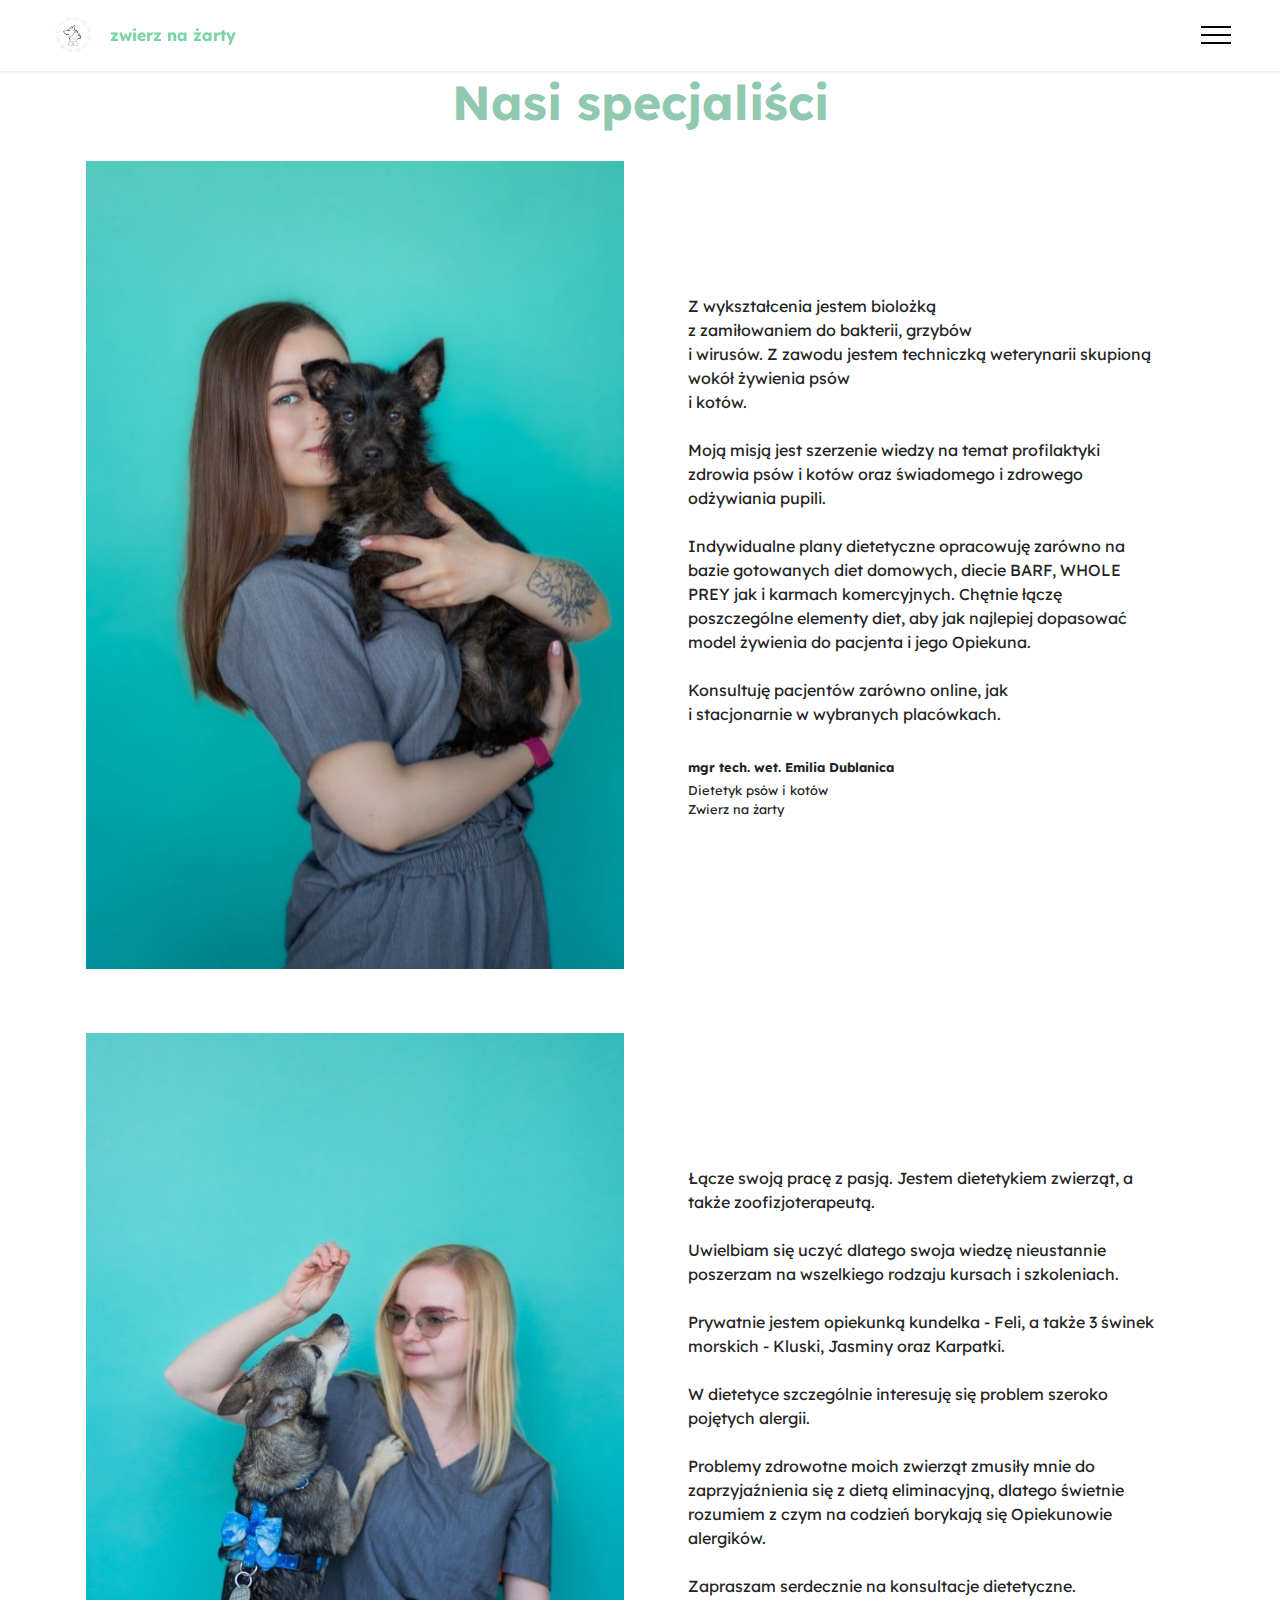
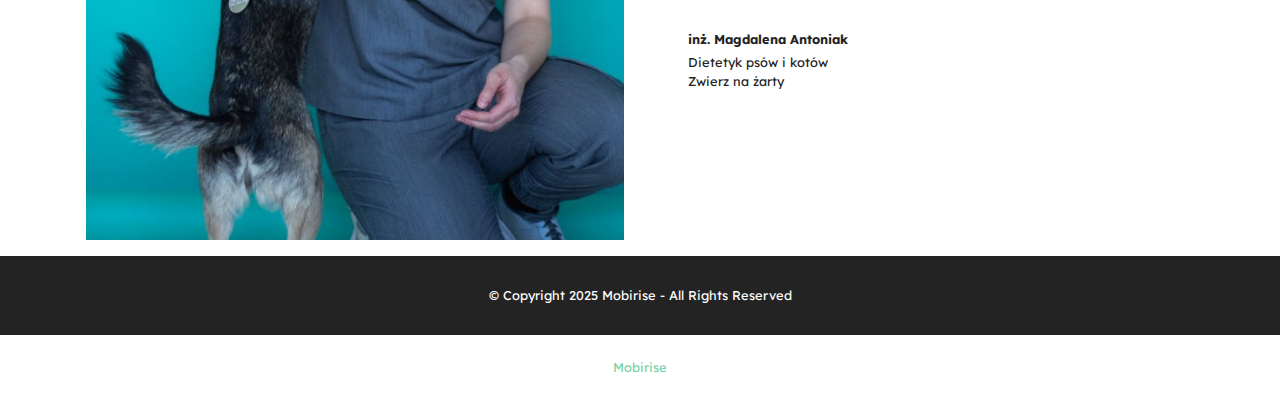
<file: page3.html>
<!DOCTYPE html>
<html  >
<head>
  <!-- Site made with Mobirise Website Builder v5.9.17, https://mobirise.com -->
  <meta charset="UTF-8">
  <meta http-equiv="X-UA-Compatible" content="IE=edge">
  <meta name="generator" content="Mobirise v5.9.17, mobirise.com">
  <meta name="viewport" content="width=device-width, initial-scale=1, minimum-scale=1">
  <link rel="shortcut icon" href="assets/images/logo-preview-rev-1-96x93.png" type="image/x-icon">
  <meta name="description" content="">
  
  
  <title>Nasi specjaliści</title>
  <link rel="stylesheet" href="assets/bootstrap/css/bootstrap.min.css">
  <link rel="stylesheet" href="assets/bootstrap/css/bootstrap-grid.min.css">
  <link rel="stylesheet" href="assets/bootstrap/css/bootstrap-reboot.min.css">
  <link rel="stylesheet" href="assets/dropdown/css/style.css">
  <link rel="stylesheet" href="assets/socicon/css/styles.css">
  <link rel="stylesheet" href="assets/theme/css/style.css">
  <link rel="preload" href="https://fonts.googleapis.com/css?family=Lexend:100,200,300,400,500,600,700,800,900&display=swap" as="style" onload="this.onload=null;this.rel='stylesheet'">
  <noscript><link rel="stylesheet" href="https://fonts.googleapis.com/css?family=Lexend:100,200,300,400,500,600,700,800,900&display=swap"></noscript>
  <link rel="preload" as="style" href="assets/mobirise/css/mbr-additional.css?v=nY17hY"><link rel="stylesheet" href="assets/mobirise/css/mbr-additional.css?v=nY17hY" type="text/css">

  
  
  
</head>
<body>
  
  <section data-bs-version="5.1" class="menu menu2 cid-u9DMefcSTz" once="menu" id="menu2-x">
    
    <nav class="navbar navbar-dropdown navbar-fixed-top collapsed">
        <div class="container-fluid">
            <div class="navbar-brand">
                <span class="navbar-logo">
                    
                        <a href="index.html"><img src="assets/images/logo-preview-rev-1-96x93.png" alt="" style="height: 3rem;"></a>
                    
                </span>
                <span class="navbar-caption-wrap"><a class="navbar-caption text-primary display-4" href="index.html">zwierz na żarty<br></a></span>
            </div>
            <button class="navbar-toggler" type="button" data-toggle="collapse" data-bs-toggle="collapse" data-target="#navbarSupportedContent" data-bs-target="#navbarSupportedContent" aria-controls="navbarNavAltMarkup" aria-expanded="false" aria-label="Toggle navigation">
                <div class="hamburger">
                    <span></span>
                    <span></span>
                    <span></span>
                    <span></span>
                </div>
            </button>
            <div class="collapse navbar-collapse" id="navbarSupportedContent">
                <ul class="navbar-nav nav-dropdown" data-app-modern-menu="true"><li class="nav-item"><a class="nav-link link text-black text-primary display-4" href="page1.html">O firmie</a></li><li class="nav-item"><a class="nav-link link text-black text-primary display-4" href="page2.html">Oferta</a></li>
                    <li class="nav-item"><a class="nav-link link text-black text-primary display-4" href="page3.html">Nasi specjaliści<br></a></li><li class="nav-item"><a class="nav-link link text-black text-primary display-4" href="page4.html">Przed konsultacją</a></li>
                    <li class="nav-item"><a class="nav-link link text-black text-primary display-4" href="page5.html">Kontakt</a>
                    </li></ul>
                
                <div class="navbar-buttons mbr-section-btn"><a class="btn btn-primary display-4" href="page5.html">Umów się</a></div>
            </div>
        </div>
    </nav>
</section>

<section data-bs-version="5.1" class="testimonials1 cid-u9DMegfqbM" id="testimonials1-z">
    

    
    
    <div class="container">
        <h3 class="mbr-section-title mbr-fonts-style align-center mb-4 display-2"><strong>Nasi specjaliści</strong></h3>
        <div class="row align-items-center">
            <div class="col-12 col-md-6">
                <div class="image-wrapper">
                    <img src="assets/images/emilka3-2-896x1123.jpeg" alt="Mobirise Website Builder">
                </div>
            </div>
            <div class="col-12 col-md">
                <div class="text-wrapper">
                    <p class="mbr-text mbr-fonts-style mb-4 display-4">Z wykształcenia jestem biolożką <br>z zamiłowaniem do bakterii, grzybów <br>i wirusów. Z zawodu jestem techniczką weterynarii skupioną wokół żywienia psów <br>i kotów.&nbsp;<br><br>Moją misją jest szerzenie wiedzy na temat profilaktyki zdrowia psów i kotów oraz świadomego i zdrowego odżywiania pupili.<br><br>Indywidualne plany dietetyczne opracowuję zarówno na bazie gotowanych diet domowych, diecie BARF, WHOLE PREY jak i karmach komercyjnych. Chętnie łączę poszczególne elementy diet, aby jak najlepiej dopasować model żywienia do pacjenta i jego Opiekuna.<br><br>Konsultuję pacjentów zarówno online, jak <br>i stacjonarnie w wybranych placówkach.</p>
                    <p class="name mbr-fonts-style mb-1 display-7"><strong>mgr tech. wet. Emilia Dublanica</strong></p>
                    <p class="position mbr-fonts-style display-7">Dietetyk psów i kotów<br>Zwierz na żarty</p>
                </div>
            </div>
        </div>
    </div>
</section>

<section data-bs-version="5.1" class="testimonials1 cid-u9DMegm0Ha" id="testimonials1-10">
    

    
    
    <div class="container">
        <h3 class="mbr-section-title mbr-fonts-style align-center mb-4 display-2"></h3>
        <div class="row align-items-center">
            <div class="col-12 col-md-6">
                <div class="image-wrapper">
                    <img src="assets/images/emilka2-2-896x1396.jpeg" alt="Mobirise Website Builder">
                </div>
            </div>
            <div class="col-12 col-md">
                <div class="text-wrapper">
                    <p class="mbr-text mbr-fonts-style mb-4 display-4">Łącze swoją pracę z pasją. Jestem dietetykiem zwierząt, a także zoofizjoterapeutą.<br> <br>Uwielbiam się uczyć dlatego swoja wiedzę nieustannie poszerzam na wszelkiego rodzaju kursach i szkoleniach.&nbsp;<br><br>Prywatnie jestem opiekunką kundelka - Feli, a także 3 świnek morskich - Kluski, Jasminy oraz Karpatki. <br><br>W dietetyce szczególnie interesuję się problem szeroko pojętych alergii. <br><br>Problemy zdrowotne moich zwierząt zmusiły mnie do zaprzyjaźnienia się z dietą eliminacyjną, dlatego świetnie rozumiem z czym na codzień borykają się Opiekunowie alergików.<br><br>Zapraszam serdecznie na konsultacje dietetyczne.<br></p>
                    <p class="name mbr-fonts-style mb-1 display-7"><strong>inż. Magdalena Antoniak</strong></p>
                    <p class="position mbr-fonts-style display-7">Dietetyk psów i kotów<br>Zwierz na żarty</p>
                </div>
            </div>
        </div>
    </div>
</section>

<section data-bs-version="5.1" class="footer7 cid-u9DMej3p2K" once="footers" id="footer7-16">

    

    

    <div class="container">
        <div class="media-container-row align-center mbr-white">
            <div class="col-12">
                <p class="mbr-text mb-0 mbr-fonts-style display-7">
                    © Copyright 2025 Mobirise - All Rights Reserved
                </p>
            </div>
        </div>
    </div>
</section><section class="display-7" style="padding: 0;align-items: center;justify-content: center;flex-wrap: wrap;    align-content: center;display: flex;position: relative;height: 4rem;"><a href="https://mobiri.se/2927832" style="flex: 1 1;height: 4rem;position: absolute;width: 100%;z-index: 1;"><img alt="" style="height: 4rem;" src="[data-uri]"></a><p style="margin: 0;text-align: center;" class="display-7">&#8204;</p><a style="z-index:1" href="https://mobirise.com">Mobirise </a></section><script src="assets/bootstrap/js/bootstrap.bundle.min.js"></script>  <script src="assets/smoothscroll/smooth-scroll.js"></script>  <script src="assets/ytplayer/index.js"></script>  <script src="assets/dropdown/js/navbar-dropdown.js"></script>  <script src="assets/theme/js/script.js"></script>  
  
  
</body>
</html>
</file>
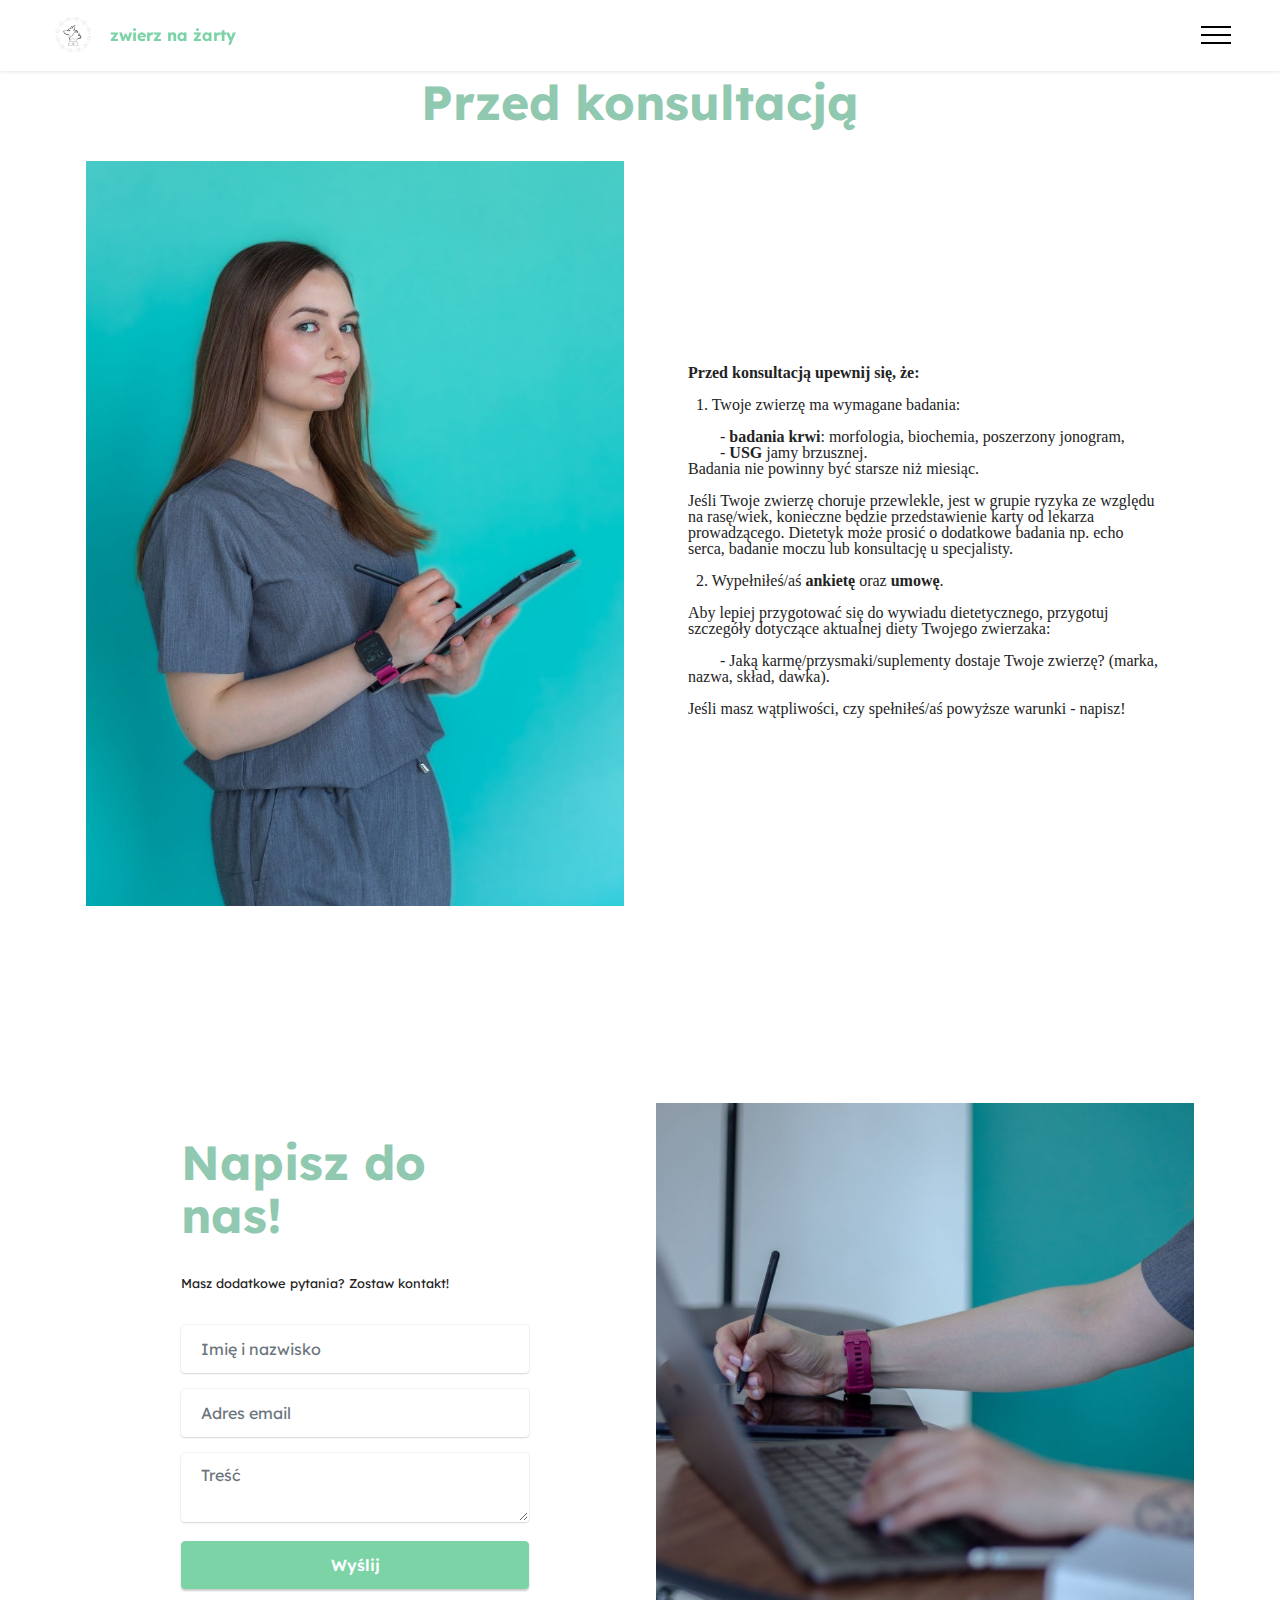
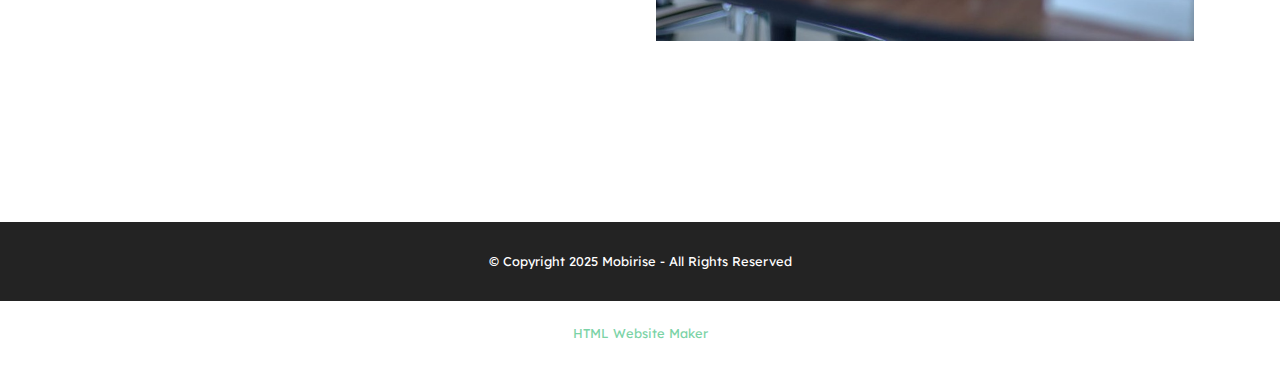
<file: page4.html>
<!DOCTYPE html>
<html  >
<head>
  <!-- Site made with Mobirise Website Builder v5.9.17, https://mobirise.com -->
  <meta charset="UTF-8">
  <meta http-equiv="X-UA-Compatible" content="IE=edge">
  <meta name="generator" content="Mobirise v5.9.17, mobirise.com">
  <meta name="viewport" content="width=device-width, initial-scale=1, minimum-scale=1">
  <link rel="shortcut icon" href="assets/images/logo-preview-rev-1-96x93.png" type="image/x-icon">
  <meta name="description" content="">
  
  
  <title>Przed konsultacją</title>
  <link rel="stylesheet" href="assets/bootstrap/css/bootstrap.min.css">
  <link rel="stylesheet" href="assets/bootstrap/css/bootstrap-grid.min.css">
  <link rel="stylesheet" href="assets/bootstrap/css/bootstrap-reboot.min.css">
  <link rel="stylesheet" href="assets/dropdown/css/style.css">
  <link rel="stylesheet" href="assets/socicon/css/styles.css">
  <link rel="stylesheet" href="assets/theme/css/style.css">
  <link rel="preload" href="https://fonts.googleapis.com/css?family=Lexend:100,200,300,400,500,600,700,800,900&display=swap" as="style" onload="this.onload=null;this.rel='stylesheet'">
  <noscript><link rel="stylesheet" href="https://fonts.googleapis.com/css?family=Lexend:100,200,300,400,500,600,700,800,900&display=swap"></noscript>
  <link rel="preload" as="style" href="assets/mobirise/css/mbr-additional.css?v=AxaBRJ"><link rel="stylesheet" href="assets/mobirise/css/mbr-additional.css?v=AxaBRJ" type="text/css">

  
  
  
</head>
<body>
  
  <section data-bs-version="5.1" class="menu menu2 cid-u9DMiChLFA" once="menu" id="menu2-17">
    
    <nav class="navbar navbar-dropdown navbar-fixed-top collapsed">
        <div class="container-fluid">
            <div class="navbar-brand">
                <span class="navbar-logo">
                    
                        <a href="index.html"><img src="assets/images/logo-preview-rev-1-96x93.png" alt="" style="height: 3rem;"></a>
                    
                </span>
                <span class="navbar-caption-wrap"><a class="navbar-caption text-primary display-4" href="index.html">zwierz na żarty<br></a></span>
            </div>
            <button class="navbar-toggler" type="button" data-toggle="collapse" data-bs-toggle="collapse" data-target="#navbarSupportedContent" data-bs-target="#navbarSupportedContent" aria-controls="navbarNavAltMarkup" aria-expanded="false" aria-label="Toggle navigation">
                <div class="hamburger">
                    <span></span>
                    <span></span>
                    <span></span>
                    <span></span>
                </div>
            </button>
            <div class="collapse navbar-collapse" id="navbarSupportedContent">
                <ul class="navbar-nav nav-dropdown" data-app-modern-menu="true"><li class="nav-item"><a class="nav-link link text-black text-primary display-4" href="page1.html">O firmie</a></li><li class="nav-item"><a class="nav-link link text-black text-primary display-4" href="page2.html">Oferta</a></li>
                    <li class="nav-item"><a class="nav-link link text-black text-primary display-4" href="page3.html">Nasi specjaliści<br></a></li><li class="nav-item"><a class="nav-link link text-black text-primary display-4" href="page4.html">Przed konsultacją</a></li>
                    <li class="nav-item"><a class="nav-link link text-black text-primary display-4" href="page5.html">Kontakt</a>
                    </li></ul>
                
                <div class="navbar-buttons mbr-section-btn"><a class="btn btn-primary display-4" href="page5.html">Umów się</a></div>
            </div>
        </div>
    </nav>
</section>

<section data-bs-version="5.1" class="testimonials1 cid-u9DMiDcoiB" id="testimonials1-19">
    

    
    
    <div class="container">
        <h3 class="mbr-section-title mbr-fonts-style align-center mb-4 display-2"><strong>Przed konsultacją</strong></h3>
        <div class="row align-items-center">
            <div class="col-12 col-md-6">
                <div class="image-wrapper">
                    <img src="assets/images/emilka19-896x1240.jpeg" alt="Mobirise Website Builder">
                </div>
            </div>
            <div class="col-12 col-md">
                <div class="text-wrapper">
                    <p class="mbr-text mbr-fonts-style mb-4 display-4"></p><p></p><p><strong>Przed konsultacją upewnij się, że:<br></strong>&nbsp;&nbsp;&nbsp;&nbsp;<br>&nbsp; 1. Twoje zwierzę ma wymagane badania:</p><p></p><p>&nbsp;&nbsp;&nbsp;&nbsp;&nbsp;&nbsp;&nbsp;&nbsp;- <strong>badania krwi</strong>: morfologia, biochemia, poszerzony jonogram,<br>&nbsp;&nbsp;&nbsp;&nbsp;&nbsp; &nbsp; - <strong>USG</strong> jamy brzusznej.<br>Badania nie powinny być starsze niż miesiąc.</p><p>Jeśli Twoje zwierzę choruje przewlekle, jest w grupie ryzyka ze względu na rasę/wiek, konieczne będzie przedstawienie karty od lekarza prowadzącego. Dietetyk może prosić o dodatkowe badania np. echo serca, badanie moczu lub konsultację u specjalisty.</p><p>&nbsp; 2. Wypełniłeś/aś <strong>ankietę</strong> oraz <strong>umowę</strong>.&nbsp;</p><p>Aby lepiej przygotować się do wywiadu dietetycznego, przygotuj szczegóły dotyczące aktualnej diety Twojego zwierzaka:</p><p>&nbsp;&nbsp;&nbsp;&nbsp;&nbsp;&nbsp;&nbsp;&nbsp;- Jaką karmę/przysmaki/suplementy dostaje Twoje zwierzę? (marka, nazwa, skład, dawka).</p><p>Jeśli masz wątpliwości, czy spełniłeś/aś powyższe warunki - napisz!</p><p></p>
                    <p class="name mbr-fonts-style mb-1 display-7"></p>
                    <p class="position mbr-fonts-style display-7"></p>
                </div>
            </div>
        </div>
    </div>
</section>

<section data-bs-version="5.1" class="form4 cid-u9IhY7TOFA mbr-fullscreen" id="form4-1x">

    

    

    <div class="container">
        <div class="row content-wrapper justify-content-center">
            <div class="col-lg-4 offset-lg-1 mbr-form" data-form-type="formoid">
<!--Formbuilder Form-->
<form action="https://mobirise.eu/" method="POST" class="mbr-form form-with-styler" data-form-title="Form Name"><input type="hidden" name="email" data-form-email="true" value="eqKYnlBclBd5N4Y3HeiYCGIvTvrThfgbiv8p+SdkKgDKyG0OILSEum0H7Cy/80aGr21pyZCA1FBGVi+7RFwY2g8ps+mjP6aJG27G7gMVAovP8TXzTTBhrEjyqhVxuORM">
<div class="row">
<div hidden="hidden" data-form-alert="" class="alert alert-success col-12">Dziękuję za wiadomość. Wkrótce otrzymasz ode mnie odpowiedź!</div>
<div hidden="hidden" data-form-alert-danger="" class="alert alert-danger col-12">Oops...! some problem!</div>
</div>
<div class="dragArea row">
<div class="col-lg-12 col-md-12 col-sm-12">
<h1 class="mbr-section-title mb-4 display-2"><strong>Napisz do nas!</strong></h1>
</div>
<div class="col-lg-12 col-md-12 col-sm-12">
<p class="mbr-text mbr-fonts-style mb-4 display-7"> Masz dodatkowe pytania? Zostaw kontakt!</p>
</div>
<div data-for="name" class="col-lg-12 col-md col-12 form-group mb-3">
<input type="text" name="name" placeholder="Imię i nazwisko" data-form-field="name" class="form-control display-7" value="" id="name-form4-1x">
</div>
<div data-for="email" class="col-lg-12 col-md col-12 form-group mb-3">
<input type="email" name="email" placeholder="Adres email" data-form-field="email" class="form-control display-7" value="" id="email-form4-1x">
</div>
<div class="col-lg-12 col-md-12 col-sm-12 form-group" data-for="textarea">
<textarea name="textarea" placeholder="Treść" data-form-field="textarea" class="form-control display-7" id="textarea-form4-1x"></textarea>
</div>
<div class="col-12 col-md-auto mbr-section-btn"><button type="submit" class="btn btn-primary display-4">Wyślij</button></div>
</div>
</form><!--Formbuilder Form-->
</div>
            <div class="col-lg-6 offset-lg-1 col-12">
                <div class="image-wrapper">
                    <img class="w-100" src="assets/images/emilka22-896x1400.jpeg" alt="Mobirise Website Builder">
                </div>
            </div>
        </div>
    </div>
</section>

<section data-bs-version="5.1" class="footer7 cid-u9DMiFb4KT" once="footers" id="footer7-1g">

    

    

    <div class="container">
        <div class="media-container-row align-center mbr-white">
            <div class="col-12">
                <p class="mbr-text mb-0 mbr-fonts-style display-7">
                    © Copyright 2025 Mobirise - All Rights Reserved
                </p>
            </div>
        </div>
    </div>
</section><section class="display-7" style="padding: 0;align-items: center;justify-content: center;flex-wrap: wrap;    align-content: center;display: flex;position: relative;height: 4rem;"><a href="https://mobiri.se/2927832" style="flex: 1 1;height: 4rem;position: absolute;width: 100%;z-index: 1;"><img alt="" style="height: 4rem;" src="[data-uri]"></a><p style="margin: 0;text-align: center;" class="display-7">&#8204;</p><a style="z-index:1" href="https://mobirise.com/html-builder.html">HTML Website Maker</a></section><script src="assets/bootstrap/js/bootstrap.bundle.min.js"></script>  <script src="assets/smoothscroll/smooth-scroll.js"></script>  <script src="assets/ytplayer/index.js"></script>  <script src="assets/dropdown/js/navbar-dropdown.js"></script>  <script src="assets/theme/js/script.js"></script>  <script src="assets/formoid/formoid.min.js"></script>  
  
  
</body>
</html>
</file>
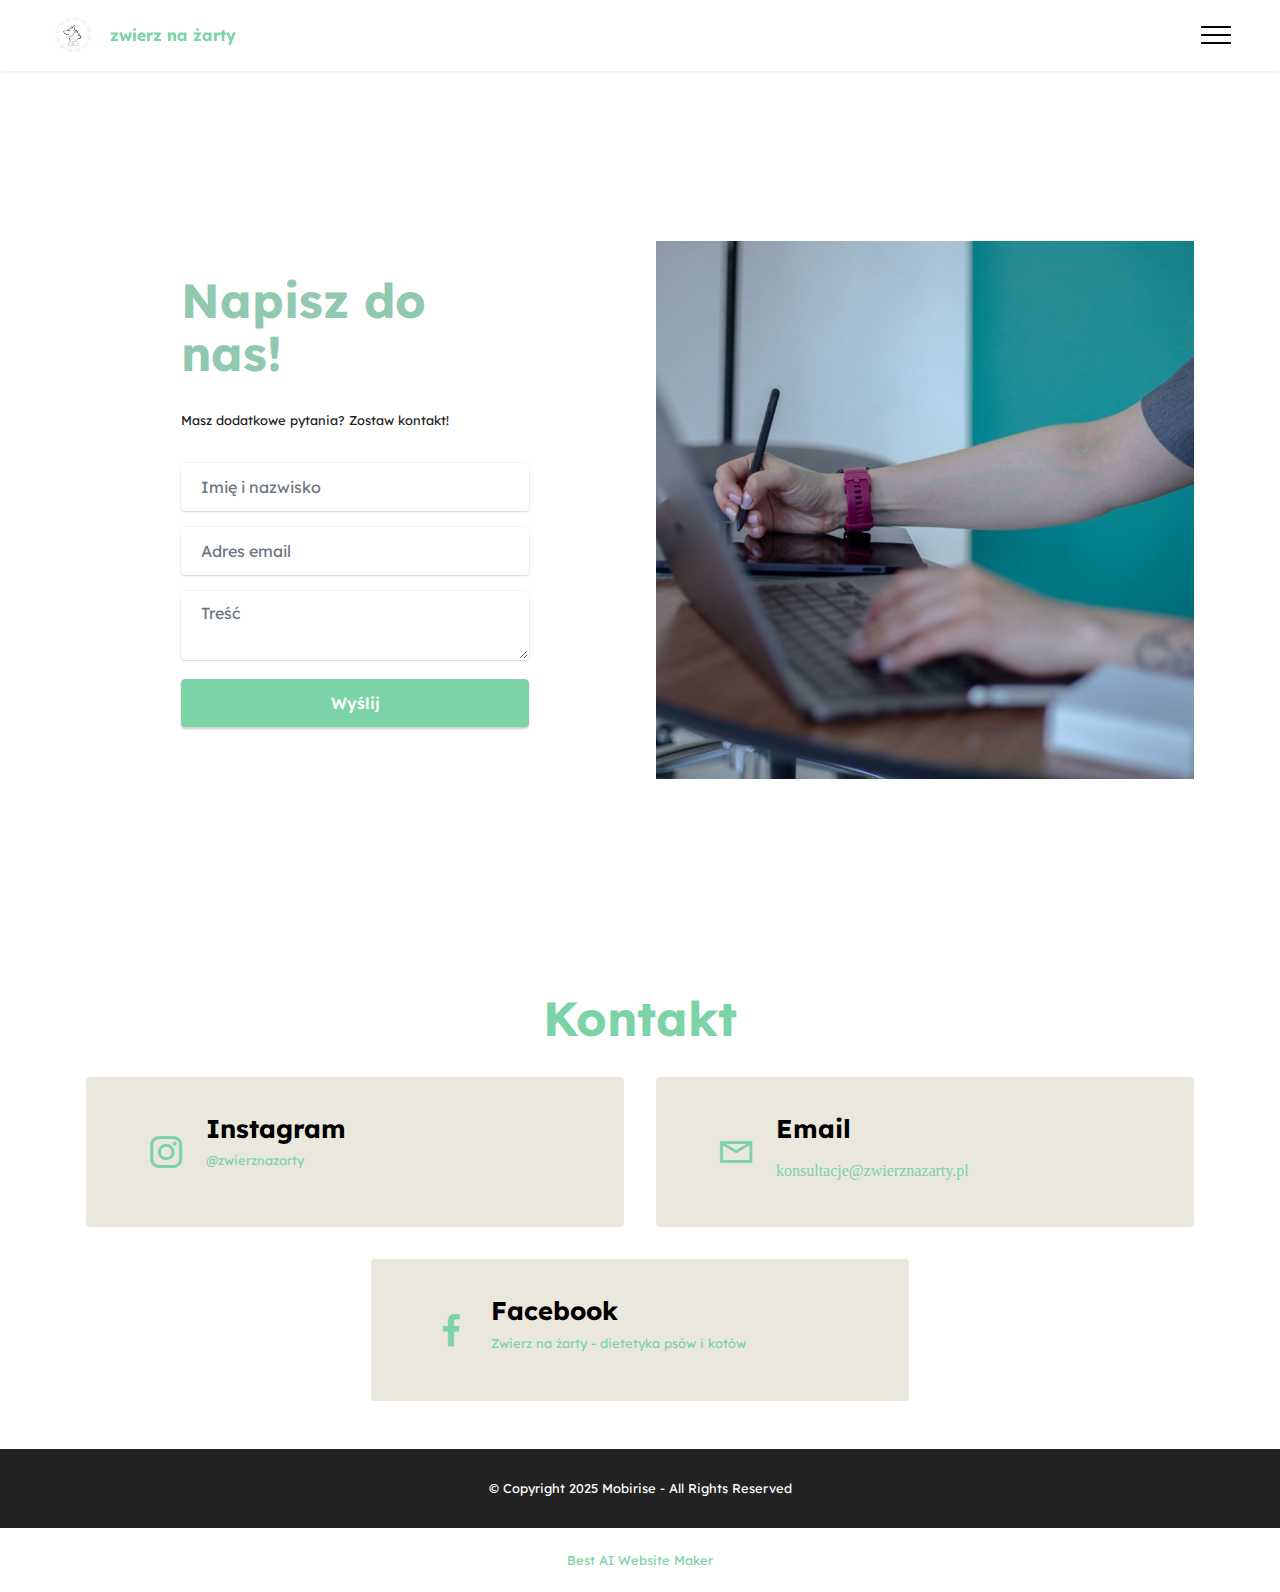
<file: page5.html>
<!DOCTYPE html>
<html  >
<head>
  <!-- Site made with Mobirise Website Builder v5.9.17, https://mobirise.com -->
  <meta charset="UTF-8">
  <meta http-equiv="X-UA-Compatible" content="IE=edge">
  <meta name="generator" content="Mobirise v5.9.17, mobirise.com">
  <meta name="viewport" content="width=device-width, initial-scale=1, minimum-scale=1">
  <link rel="shortcut icon" href="assets/images/logo-preview-rev-1-96x93.png" type="image/x-icon">
  <meta name="description" content="">
  
  
  <title>Kontakt</title>
  <link rel="stylesheet" href="assets/web/assets/mobirise-icons2/mobirise2.css">
  <link rel="stylesheet" href="assets/bootstrap/css/bootstrap.min.css">
  <link rel="stylesheet" href="assets/bootstrap/css/bootstrap-grid.min.css">
  <link rel="stylesheet" href="assets/bootstrap/css/bootstrap-reboot.min.css">
  <link rel="stylesheet" href="assets/dropdown/css/style.css">
  <link rel="stylesheet" href="assets/socicon/css/styles.css">
  <link rel="stylesheet" href="assets/theme/css/style.css">
  <link rel="preload" href="https://fonts.googleapis.com/css?family=Lexend:100,200,300,400,500,600,700,800,900&display=swap" as="style" onload="this.onload=null;this.rel='stylesheet'">
  <noscript><link rel="stylesheet" href="https://fonts.googleapis.com/css?family=Lexend:100,200,300,400,500,600,700,800,900&display=swap"></noscript>
  <link rel="preload" as="style" href="assets/mobirise/css/mbr-additional.css?v=Y7XXbt"><link rel="stylesheet" href="assets/mobirise/css/mbr-additional.css?v=Y7XXbt" type="text/css">

  
  
  
</head>
<body>
  
  <section data-bs-version="5.1" class="menu menu2 cid-u9DMkCbRwY" once="menu" id="menu2-1h">
    
    <nav class="navbar navbar-dropdown navbar-fixed-top collapsed">
        <div class="container-fluid">
            <div class="navbar-brand">
                <span class="navbar-logo">
                    
                        <a href="index.html"><img src="assets/images/logo-preview-rev-1-96x93.png" alt="" style="height: 3rem;"></a>
                    
                </span>
                <span class="navbar-caption-wrap"><a class="navbar-caption text-primary display-4" href="index.html">zwierz na żarty<br></a></span>
            </div>
            <button class="navbar-toggler" type="button" data-toggle="collapse" data-bs-toggle="collapse" data-target="#navbarSupportedContent" data-bs-target="#navbarSupportedContent" aria-controls="navbarNavAltMarkup" aria-expanded="false" aria-label="Toggle navigation">
                <div class="hamburger">
                    <span></span>
                    <span></span>
                    <span></span>
                    <span></span>
                </div>
            </button>
            <div class="collapse navbar-collapse" id="navbarSupportedContent">
                <ul class="navbar-nav nav-dropdown" data-app-modern-menu="true"><li class="nav-item"><a class="nav-link link text-black text-primary display-4" href="page1.html">O firmie</a></li><li class="nav-item"><a class="nav-link link text-black text-primary display-4" href="page2.html">Oferta</a></li>
                    <li class="nav-item"><a class="nav-link link text-black text-primary display-4" href="page3.html">Nasi specjaliści<br></a></li><li class="nav-item"><a class="nav-link link text-black text-primary display-4" href="page4.html">Przed konsultacją</a></li>
                    <li class="nav-item"><a class="nav-link link text-black text-primary display-4" href="page5.html">Kontakt</a>
                    </li></ul>
                
                <div class="navbar-buttons mbr-section-btn"><a class="btn btn-primary display-4" href="page5.html">Umów się</a></div>
            </div>
        </div>
    </nav>
</section>

<section data-bs-version="5.1" class="form4 cid-u9IhEdQt1T mbr-fullscreen" id="form4-1v">

    

    

    <div class="container">
        <div class="row content-wrapper justify-content-center">
            <div class="col-lg-4 offset-lg-1 mbr-form" data-form-type="formoid">
<!--Formbuilder Form-->
<form action="https://mobirise.eu/" method="POST" class="mbr-form form-with-styler" data-form-title="Form Name"><input type="hidden" name="email" data-form-email="true" value="X7eSdX/3P7+UENKoudmltDmBEVVq/nKC87GOcRWcYUYbcyGiNVt3JOwRkRWHzYbSCQR9tT/ONrZZPNztuKI39ZM7hTLG/Ewnxojj0/DaJ29XaCbXbDGz7+v0/ptWGcK1">
<div class="row">
<div hidden="hidden" data-form-alert="" class="alert alert-success col-12">Dziękuję za wiadomość. Wkrótce otrzymasz ode mnie odpowiedź!</div>
<div hidden="hidden" data-form-alert-danger="" class="alert alert-danger col-12">Oops...! some problem!</div>
</div>
<div class="dragArea row">
<div class="col-lg-12 col-md-12 col-sm-12">
<h1 class="mbr-section-title mb-4 display-2"><strong>Napisz do nas!</strong></h1>
</div>
<div class="col-lg-12 col-md-12 col-sm-12">
<p class="mbr-text mbr-fonts-style mb-4 display-7"> Masz dodatkowe pytania? Zostaw kontakt!</p>
</div>
<div data-for="name" class="col-lg-12 col-md col-12 form-group mb-3">
<input type="text" name="name" placeholder="Imię i nazwisko" data-form-field="name" class="form-control display-7" value="" id="name-form4-1v">
</div>
<div data-for="email" class="col-lg-12 col-md col-12 form-group mb-3">
<input type="email" name="email" placeholder="Adres email" data-form-field="email" class="form-control display-7" value="" id="email-form4-1v">
</div>
<div class="col-lg-12 col-md-12 col-sm-12 form-group" data-for="textarea">
<textarea name="textarea" placeholder="Treść" data-form-field="textarea" class="form-control display-7" id="textarea-form4-1v"></textarea>
</div>
<div class="col-12 col-md-auto mbr-section-btn"><button type="submit" class="btn btn-primary display-4">Wyślij</button></div>
</div>
</form><!--Formbuilder Form-->
</div>
            <div class="col-lg-6 offset-lg-1 col-12">
                <div class="image-wrapper">
                    <img class="w-100" src="assets/images/emilka22-896x1400.jpeg" alt="Mobirise Website Builder">
                </div>
            </div>
        </div>
    </div>
</section>

<section data-bs-version="5.1" class="contacts2 cid-u9IhFRsc4w" id="contacts2-1w">
    <!---->
    
    
    <div class="container">
        <div class="mbr-section-head">
            <h3 class="mbr-section-title mbr-fonts-style align-center mb-0 display-2">
                <strong>Kontakt</strong></h3>
            
        </div>
        <div class="row justify-content-center mt-4">
            <div class="card col-12 col-md-6">
                <div class="card-wrapper">
                    <div class="image-wrapper">
                        <span class="mbr-iconfont socicon-instagram socicon"></span>
                    </div>
                    <div class="text-wrapper">
                        <h6 class="card-title mbr-fonts-style mb-1 display-5">
                            <strong>Instagram</strong></h6>
                        <p class="mbr-text mbr-fonts-style display-7"><a href="https://www.instagram.com/zwierznazarty?igsh=MXE3eDNvNWYwNGxlbQ%3D%3D&utm_source=qr" class="text-primary">@zwierznazarty</a></p>
                    </div>
                </div>
            </div>
            <div class="card col-12 col-md-6">
                <div class="card-wrapper">
                    <div class="image-wrapper">
                        <span class="mbr-iconfont mobi-mbri-letter mobi-mbri"></span>
                    </div>
                    <div class="text-wrapper">
                        <h6 class="card-title mbr-fonts-style mb-1 display-5">
                            <strong>Email</strong>
                        </h6>
                        <p class="mbr-text mbr-fonts-style display-7"></p><p><a href="mailto:konsultacje@zwierznazarty.pl" class="text-primary"></a>konsultacje@zwierznazarty.pl</p><p></p>
                    </div>
                </div>
            </div>
            <div class="card col-12 col-md-6">
                <div class="card-wrapper">
                    <div class="image-wrapper">
                        <span class="mbr-iconfont socicon-facebook socicon"></span>
                    </div>
                    <div class="text-wrapper">
                        <h6 class="card-title mbr-fonts-style mb-1 display-5">
                            <strong>Facebook</strong></h6>
                        <p class="mbr-text mbr-fonts-style display-7"><a href="https://www.facebook.com/profile.php?id=100088962168176" class="text-primary">Zwierz na żarty - dietetyka psów i kotów</a></p>
                    </div>
                </div>
            </div>
            
        </div>
    </div>
</section>

<section data-bs-version="5.1" class="footer7 cid-u9DMkF2KlK" once="footers" id="footer7-1q">

    

    

    <div class="container">
        <div class="media-container-row align-center mbr-white">
            <div class="col-12">
                <p class="mbr-text mb-0 mbr-fonts-style display-7">
                    © Copyright 2025 Mobirise - All Rights Reserved
                </p>
            </div>
        </div>
    </div>
</section><section class="display-7" style="padding: 0;align-items: center;justify-content: center;flex-wrap: wrap;    align-content: center;display: flex;position: relative;height: 4rem;"><a href="https://mobiri.se/2927832" style="flex: 1 1;height: 4rem;position: absolute;width: 100%;z-index: 1;"><img alt="" style="height: 4rem;" src="[data-uri]"></a><p style="margin: 0;text-align: center;" class="display-7">&#8204;</p><a style="z-index:1" href="https://mobirise.com/builder/ai-website-maker.html">Best AI Website Maker</a></section><script src="assets/bootstrap/js/bootstrap.bundle.min.js"></script>  <script src="assets/smoothscroll/smooth-scroll.js"></script>  <script src="assets/ytplayer/index.js"></script>  <script src="assets/dropdown/js/navbar-dropdown.js"></script>  <script src="assets/theme/js/script.js"></script>  <script src="assets/formoid/formoid.min.js"></script>  
  
  
</body>
</html>
</file>
<file: assets/web/assets/mobirise-icons2/mobirise2.css>
@font-face {
  font-family: 'Moririse2';
  font-display: swap;
  src:  url('mobirise2.eot?f2bix4');
  src:  url('mobirise2.eot?f2bix4#iefix') format('embedded-opentype'),
    url('mobirise2.ttf?f2bix4') format('truetype'),
    url('mobirise2.woff?f2bix4') format('woff'),
    url('mobirise2.svg?f2bix4#mobirise2') format('svg');
  font-weight: normal;
  font-style: normal;
}

[class^="mobi-"], [class*=" mobi-"] {
  /* use !important to prevent issues with browser extensions that change fonts */
  font-family: 'Moririse2' !important;
  speak: none;
  font-style: normal;
  font-weight: normal;
  font-variant: normal;
  text-transform: none;
  line-height: 1;

  /* Better Font Rendering =========== */
  -webkit-font-smoothing: antialiased;
  -moz-osx-font-smoothing: grayscale;
}

.mobi-mbri-add-submenu:before {
  content: "\e900";
}
.mobi-mbri-alert:before {
  content: "\e901";
}
.mobi-mbri-align-center:before {
  content: "\e902";
}
.mobi-mbri-align-justify:before {
  content: "\e903";
}
.mobi-mbri-align-left:before {
  content: "\e904";
}
.mobi-mbri-align-right:before {
  content: "\e905";
}
.mobi-mbri-android:before {
  content: "\e906";
}
.mobi-mbri-apple:before {
  content: "\e907";
}
.mobi-mbri-arrow-down:before {
  content: "\e908";
}
.mobi-mbri-arrow-next:before {
  content: "\e909";
}
.mobi-mbri-arrow-prev:before {
  content: "\e90a";
}
.mobi-mbri-arrow-up:before {
  content: "\e90b";
}
.mobi-mbri-bold:before {
  content: "\e90c";
}
.mobi-mbri-bookmark:before {
  content: "\e90d";
}
.mobi-mbri-bootstrap:before {
  content: "\e90e";
}
.mobi-mbri-briefcase:before {
  content: "\e90f";
}
.mobi-mbri-browse:before {
  content: "\e910";
}
.mobi-mbri-bulleted-list:before {
  content: "\e911";
}
.mobi-mbri-calendar:before {
  content: "\e912";
}
.mobi-mbri-camera:before {
  content: "\e913";
}
.mobi-mbri-cart-add:before {
  content: "\e914";
}
.mobi-mbri-cart-full:before {
  content: "\e915";
}
.mobi-mbri-cash:before {
  content: "\e916";
}
.mobi-mbri-change-style:before {
  content: "\e917";
}
.mobi-mbri-chat:before {
  content: "\e918";
}
.mobi-mbri-clock:before {
  content: "\e919";
}
.mobi-mbri-close:before {
  content: "\e91a";
}
.mobi-mbri-cloud:before {
  content: "\e91b";
}
.mobi-mbri-code:before {
  content: "\e91c";
}
.mobi-mbri-contact-form:before {
  content: "\e91d";
}
.mobi-mbri-credit-card:before {
  content: "\e91e";
}
.mobi-mbri-cursor-click:before {
  content: "\e91f";
}
.mobi-mbri-cust-feedback:before {
  content: "\e920";
}
.mobi-mbri-database:before {
  content: "\e921";
}
.mobi-mbri-delivery:before {
  content: "\e922";
}
.mobi-mbri-desktop:before {
  content: "\e923";
}
.mobi-mbri-devices:before {
  content: "\e924";
}
.mobi-mbri-down:before {
  content: "\e925";
}
.mobi-mbri-download-2:before {
  content: "\e926";
}
.mobi-mbri-download:before {
  content: "\e927";
}
.mobi-mbri-drag-n-drop-2:before {
  content: "\e928";
}
.mobi-mbri-drag-n-drop:before {
  content: "\e929";
}
.mobi-mbri-edit-2:before {
  content: "\e92a";
}
.mobi-mbri-edit:before {
  content: "\e92b";
}
.mobi-mbri-error:before {
  content: "\e92c";
}
.mobi-mbri-extension:before {
  content: "\e92d";
}
.mobi-mbri-features:before {
  content: "\e92e";
}
.mobi-mbri-file:before {
  content: "\e92f";
}
.mobi-mbri-flag:before {
  content: "\e930";
}
.mobi-mbri-folder:before {
  content: "\e931";
}
.mobi-mbri-gift:before {
  content: "\e932";
}
.mobi-mbri-github:before {
  content: "\e933";
}
.mobi-mbri-globe-2:before {
  content: "\e934";
}
.mobi-mbri-globe:before {
  content: "\e935";
}
.mobi-mbri-growing-chart:before {
  content: "\e936";
}
.mobi-mbri-hearth:before {
  content: "\e937";
}
.mobi-mbri-help:before {
  content: "\e938";
}
.mobi-mbri-home:before {
  content: "\e939";
}
.mobi-mbri-hot-cup:before {
  content: "\e93a";
}
.mobi-mbri-idea:before {
  content: "\e93b";
}
.mobi-mbri-image-gallery:before {
  content: "\e93c";
}
.mobi-mbri-image-slider:before {
  content: "\e93d";
}
.mobi-mbri-info:before {
  content: "\e93e";
}
.mobi-mbri-italic:before {
  content: "\e93f";
}
.mobi-mbri-key:before {
  content: "\e940";
}
.mobi-mbri-laptop:before {
  content: "\e941";
}
.mobi-mbri-layers:before {
  content: "\e942";
}
.mobi-mbri-left-right:before {
  content: "\e943";
}
.mobi-mbri-left:before {
  content: "\e944";
}
.mobi-mbri-letter:before {
  content: "\e945";
}
.mobi-mbri-like:before {
  content: "\e946";
}
.mobi-mbri-link:before {
  content: "\e947";
}
.mobi-mbri-lock:before {
  content: "\e948";
}
.mobi-mbri-login:before {
  content: "\e949";
}
.mobi-mbri-logout:before {
  content: "\e94a";
}
.mobi-mbri-magic-stick:before {
  content: "\e94b";
}
.mobi-mbri-map-pin:before {
  content: "\e94c";
}
.mobi-mbri-menu:before {
  content: "\e94d";
}
.mobi-mbri-mobile-2:before {
  content: "\e94e";
}
.mobi-mbri-mobile-horizontal:before {
  content: "\e94f";
}
.mobi-mbri-mobile:before {
  content: "\e950";
}
.mobi-mbri-mobirise:before {
  content: "\e951";
}
.mobi-mbri-more-horizontal:before {
  content: "\e952";
}
.mobi-mbri-more-vertical:before {
  content: "\e953";
}
.mobi-mbri-music:before {
  content: "\e954";
}
.mobi-mbri-new-file:before {
  content: "\e955";
}
.mobi-mbri-numbered-list:before {
  content: "\e956";
}
.mobi-mbri-opened-folder:before {
  content: "\e957";
}
.mobi-mbri-pages:before {
  content: "\e958";
}
.mobi-mbri-paper-plane:before {
  content: "\e959";
}
.mobi-mbri-paperclip:before {
  content: "\e95a";
}
.mobi-mbri-phone:before {
  content: "\e95b";
}
.mobi-mbri-photo:before {
  content: "\e95c";
}
.mobi-mbri-photos:before {
  content: "\e95d";
}
.mobi-mbri-pin:before {
  content: "\e95e";
}
.mobi-mbri-play:before {
  content: "\e95f";
}
.mobi-mbri-plus:before {
  content: "\e960";
}
.mobi-mbri-preview:before {
  content: "\e961";
}
.mobi-mbri-print:before {
  content: "\e962";
}
.mobi-mbri-protect:before {
  content: "\e963";
}
.mobi-mbri-question:before {
  content: "\e964";
}
.mobi-mbri-quote-left:before {
  content: "\e965";
}
.mobi-mbri-quote-right:before {
  content: "\e966";
}
.mobi-mbri-redo:before {
  content: "\e967";
}
.mobi-mbri-refresh:before {
  content: "\e968";
}
.mobi-mbri-responsive-2:before {
  content: "\e969";
}
.mobi-mbri-responsive:before {
  content: "\e96a";
}
.mobi-mbri-right:before {
  content: "\e96b";
}
.mobi-mbri-rocket:before {
  content: "\e96c";
}
.mobi-mbri-sad-face:before {
  content: "\e96d";
}
.mobi-mbri-sale:before {
  content: "\e96e";
}
.mobi-mbri-save:before {
  content: "\e96f";
}
.mobi-mbri-search:before {
  content: "\e970";
}
.mobi-mbri-setting-2:before {
  content: "\e971";
}
.mobi-mbri-setting-3:before {
  content: "\e972";
}
.mobi-mbri-setting:before {
  content: "\e973";
}
.mobi-mbri-share:before {
  content: "\e974";
}
.mobi-mbri-shopping-bag:before {
  content: "\e975";
}
.mobi-mbri-shopping-basket:before {
  content: "\e976";
}
.mobi-mbri-shopping-cart:before {
  content: "\e977";
}
.mobi-mbri-sites:before {
  content: "\e978";
}
.mobi-mbri-smile-face:before {
  content: "\e979";
}
.mobi-mbri-speed:before {
  content: "\e97a";
}
.mobi-mbri-star:before {
  content: "\e97b";
}
.mobi-mbri-success:before {
  content: "\e97c";
}
.mobi-mbri-sun:before {
  content: "\e97d";
}
.mobi-mbri-sun2:before {
  content: "\e97e";
}
.mobi-mbri-tablet-vertical:before {
  content: "\e97f";
}
.mobi-mbri-tablet:before {
  content: "\e980";
}
.mobi-mbri-target:before {
  content: "\e981";
}
.mobi-mbri-timer:before {
  content: "\e982";
}
.mobi-mbri-to-ftp:before {
  content: "\e983";
}
.mobi-mbri-to-local-drive:before {
  content: "\e984";
}
.mobi-mbri-touch-swipe:before {
  content: "\e985";
}
.mobi-mbri-touch:before {
  content: "\e986";
}
.mobi-mbri-trash:before {
  content: "\e987";
}
.mobi-mbri-underline:before {
  content: "\e988";
}
.mobi-mbri-undo:before {
  content: "\e989";
}
.mobi-mbri-unlink:before {
  content: "\e98a";
}
.mobi-mbri-unlock:before {
  content: "\e98b";
}
.mobi-mbri-up-down:before {
  content: "\e98c";
}
.mobi-mbri-up:before {
  content: "\e98d";
}
.mobi-mbri-update:before {
  content: "\e98e";
}
.mobi-mbri-upload-2:before {
  content: "\e98f";
}
.mobi-mbri-upload:before {
  content: "\e990";
}
.mobi-mbri-user-2:before {
  content: "\e991";
}
.mobi-mbri-user:before {
  content: "\e992";
}
.mobi-mbri-users:before {
  content: "\e993";
}
.mobi-mbri-video-play:before {
  content: "\e994";
}
.mobi-mbri-video:before {
  content: "\e995";
}
.mobi-mbri-watch:before {
  content: "\e996";
}
.mobi-mbri-website-theme-2:before {
  content: "\e997";
}
.mobi-mbri-website-theme:before {
  content: "\e998";
}
.mobi-mbri-wifi:before {
  content: "\e999";
}
.mobi-mbri-windows:before {
  content: "\e99a";
}
.mobi-mbri-zoom-in:before {
  content: "\e99b";
}
.mobi-mbri-zoom-out:before {
  content: "\e99c";
}
</file>
<file: assets/web/assets/mobirise-icons/mobirise-icons.css>
@font-face {
  font-family: 'MobiriseIcons';
  src:  url('mobirise-icons.eot?spat4u');
  src:  url('mobirise-icons.eot?spat4u#iefix') format('embedded-opentype'),
    url('mobirise-icons.ttf?spat4u') format('truetype'),
    url('mobirise-icons.woff?spat4u') format('woff'),
    url('mobirise-icons.svg?spat4u#MobiriseIcons') format('svg');
  font-weight: normal;
  font-style: normal;
  font-display: swap;
}

[class^="mbri-"], [class*=" mbri-"] {
  /* use !important to prevent issues with browser extensions that change fonts */
  font-family: MobiriseIcons !important;
  speak: none;
  font-style: normal;
  font-weight: normal;
  font-variant: normal;
  text-transform: none;
  line-height: 1;

  /* Better Font Rendering =========== */
  -webkit-font-smoothing: antialiased;
  -moz-osx-font-smoothing: grayscale;
}

.mbri-add-submenu:before {
  content: "\e900";
}
.mbri-alert:before {
  content: "\e901";
}
.mbri-align-center:before {
  content: "\e902";
}
.mbri-align-justify:before {
  content: "\e903";
}
.mbri-align-left:before {
  content: "\e904";
}
.mbri-align-right:before {
  content: "\e905";
}
.mbri-android:before {
  content: "\e906";
}
.mbri-apple:before {
  content: "\e907";
}
.mbri-arrow-down:before {
  content: "\e908";
}
.mbri-arrow-next:before {
  content: "\e909";
}
.mbri-arrow-prev:before {
  content: "\e90a";
}
.mbri-arrow-up:before {
  content: "\e90b";
}
.mbri-bold:before {
  content: "\e90c";
}
.mbri-bookmark:before {
  content: "\e90d";
}
.mbri-bootstrap:before {
  content: "\e90e";
}
.mbri-briefcase:before {
  content: "\e90f";
}
.mbri-browse:before {
  content: "\e910";
}
.mbri-bulleted-list:before {
  content: "\e911";
}
.mbri-calendar:before {
  content: "\e912";
}
.mbri-camera:before {
  content: "\e913";
}
.mbri-cart-add:before {
  content: "\e914";
}
.mbri-cart-full:before {
  content: "\e915";
}
.mbri-cash:before {
  content: "\e916";
}
.mbri-change-style:before {
  content: "\e917";
}
.mbri-chat:before {
  content: "\e918";
}
.mbri-clock:before {
  content: "\e919";
}
.mbri-close:before {
  content: "\e91a";
}
.mbri-cloud:before {
  content: "\e91b";
}
.mbri-code:before {
  content: "\e91c";
}
.mbri-contact-form:before {
  content: "\e91d";
}
.mbri-credit-card:before {
  content: "\e91e";
}
.mbri-cursor-click:before {
  content: "\e91f";
}
.mbri-cust-feedback:before {
  content: "\e920";
}
.mbri-database:before {
  content: "\e921";
}
.mbri-delivery:before {
  content: "\e922";
}
.mbri-desktop:before {
  content: "\e923";
}
.mbri-devices:before {
  content: "\e924";
}
.mbri-down:before {
  content: "\e925";
}
.mbri-download:before {
  content: "\e989";
}
.mbri-drag-n-drop:before {
  content: "\e927";
}
.mbri-drag-n-drop2:before {
  content: "\e928";
}
.mbri-edit:before {
  content: "\e929";
}
.mbri-edit2:before {
  content: "\e92a";
}
.mbri-error:before {
  content: "\e92b";
}
.mbri-extension:before {
  content: "\e92c";
}
.mbri-features:before {
  content: "\e92d";
}
.mbri-file:before {
  content: "\e92e";
}
.mbri-flag:before {
  content: "\e92f";
}
.mbri-folder:before {
  content: "\e930";
}
.mbri-gift:before {
  content: "\e931";
}
.mbri-github:before {
  content: "\e932";
}
.mbri-globe:before {
  content: "\e933";
}
.mbri-globe-2:before {
  content: "\e934";
}
.mbri-growing-chart:before {
  content: "\e935";
}
.mbri-hearth:before {
  content: "\e936";
}
.mbri-help:before {
  content: "\e937";
}
.mbri-home:before {
  content: "\e938";
}
.mbri-hot-cup:before {
  content: "\e939";
}
.mbri-idea:before {
  content: "\e93a";
}
.mbri-image-gallery:before {
  content: "\e93b";
}
.mbri-image-slider:before {
  content: "\e93c";
}
.mbri-info:before {
  content: "\e93d";
}
.mbri-italic:before {
  content: "\e93e";
}
.mbri-key:before {
  content: "\e93f";
}
.mbri-laptop:before {
  content: "\e940";
}
.mbri-layers:before {
  content: "\e941";
}
.mbri-left-right:before {
  content: "\e942";
}
.mbri-left:before {
  content: "\e943";
}
.mbri-letter:before {
  content: "\e944";
}
.mbri-like:before {
  content: "\e945";
}
.mbri-link:before {
  content: "\e946";
}
.mbri-lock:before {
  content: "\e947";
}
.mbri-login:before {
  content: "\e948";
}
.mbri-logout:before {
  content: "\e949";
}
.mbri-magic-stick:before {
  content: "\e94a";
}
.mbri-map-pin:before {
  content: "\e94b";
}
.mbri-menu:before {
  content: "\e94c";
}
.mbri-mobile:before {
  content: "\e94d";
}
.mbri-mobile2:before {
  content: "\e94e";
}
.mbri-mobirise:before {
  content: "\e94f";
}
.mbri-more-horizontal:before {
  content: "\e950";
}
.mbri-more-vertical:before {
  content: "\e951";
}
.mbri-music:before {
  content: "\e952";
}
.mbri-new-file:before {
  content: "\e953";
}
.mbri-numbered-list:before {
  content: "\e954";
}
.mbri-opened-folder:before {
  content: "\e955";
}
.mbri-pages:before {
  content: "\e956";
}
.mbri-paper-plane:before {
  content: "\e957";
}
.mbri-paperclip:before {
  content: "\e958";
}
.mbri-photo:before {
  content: "\e959";
}
.mbri-photos:before {
  content: "\e95a";
}
.mbri-pin:before {
  content: "\e95b";
}
.mbri-play:before {
  content: "\e95c";
}
.mbri-plus:before {
  content: "\e95d";
}
.mbri-preview:before {
  content: "\e95e";
}
.mbri-print:before {
  content: "\e95f";
}
.mbri-protect:before {
  content: "\e960";
}
.mbri-question:before {
  content: "\e961";
}
.mbri-quote-left:before {
  content: "\e962";
}
.mbri-quote-right:before {
  content: "\e963";
}
.mbri-refresh:before {
  content: "\e964";
}
.mbri-responsive:before {
  content: "\e965";
}
.mbri-right:before {
  content: "\e966";
}
.mbri-rocket:before {
  content: "\e967";
}
.mbri-sad-face:before {
  content: "\e968";
}
.mbri-sale:before {
  content: "\e969";
}
.mbri-save:before {
  content: "\e96a";
}
.mbri-search:before {
  content: "\e96b";
}
.mbri-setting:before {
  content: "\e96c";
}
.mbri-setting2:before {
  content: "\e96d";
}
.mbri-setting3:before {
  content: "\e96e";
}
.mbri-share:before {
  content: "\e96f";
}
.mbri-shopping-bag:before {
  content: "\e970";
}
.mbri-shopping-basket:before {
  content: "\e971";
}
.mbri-shopping-cart:before {
  content: "\e972";
}
.mbri-sites:before {
  content: "\e973";
}
.mbri-smile-face:before {
  content: "\e974";
}
.mbri-speed:before {
  content: "\e975";
}
.mbri-star:before {
  content: "\e976";
}
.mbri-success:before {
  content: "\e977";
}
.mbri-sun:before {
  content: "\e978";
}
.mbri-sun2:before {
  content: "\e979";
}
.mbri-tablet:before {
  content: "\e97a";
}
.mbri-tablet-vertical:before {
  content: "\e97b";
}
.mbri-target:before {
  content: "\e97c";
}
.mbri-timer:before {
  content: "\e97d";
}
.mbri-to-ftp:before {
  content: "\e97e";
}
.mbri-to-local-drive:before {
  content: "\e97f";
}
.mbri-touch-swipe:before {
  content: "\e980";
}
.mbri-touch:before {
  content: "\e981";
}
.mbri-trash:before {
  content: "\e982";
}
.mbri-underline:before {
  content: "\e983";
}
.mbri-unlink:before {
  content: "\e984";
}
.mbri-unlock:before {
  content: "\e985";
}
.mbri-up-down:before {
  content: "\e986";
}
.mbri-up:before {
  content: "\e987";
}
.mbri-update:before {
  content: "\e988";
}
.mbri-upload:before {
 content: "\e926"; 
}
.mbri-user:before {
  content: "\e98a";
}
.mbri-user2:before {
  content: "\e98b";
}
.mbri-users:before {
  content: "\e98c";
}
.mbri-video:before {
  content: "\e98d";
}
.mbri-video-play:before {
  content: "\e98e";
}
.mbri-watch:before {
  content: "\e98f";
}
.mbri-website-theme:before {
  content: "\e990";
}
.mbri-wifi:before {
  content: "\e991";
}
.mbri-windows:before {
  content: "\e992";
}
.mbri-zoom-out:before {
  content: "\e993";
}
.mbri-redo:before {
  content: "\e994";
}
.mbri-undo:before {
  content: "\e995";
}
</file>
<file: assets/dropdown/css/style.css>
.navbar-dropdown {
  left: 0;
  padding: 0;
  position: absolute;
  right: 0;
  top: 0;
  transition: all 0.45s ease;
  z-index: 1030;
  background: #282828; }
  .navbar-dropdown .navbar-logo {
    margin-right: 0.8rem;
    transition: margin 0.3s ease-in-out;
    vertical-align: middle; }
    .navbar-dropdown .navbar-logo img {
      height: 3.125rem;
      transition: all 0.3s ease-in-out; }
    .navbar-dropdown .navbar-logo.mbr-iconfont {
      font-size: 3.125rem;
      line-height: 3.125rem; }
  .navbar-dropdown .navbar-caption {
    font-weight: 700;
    white-space: normal;
    vertical-align: -4px;
    line-height: 3.125rem !important; }
    .navbar-dropdown .navbar-caption, .navbar-dropdown .navbar-caption:hover {
      color: inherit;
      text-decoration: none; }
  .navbar-dropdown .mbr-iconfont + .navbar-caption {
    vertical-align: -1px; }
  .navbar-dropdown.navbar-fixed-top {
    position: fixed; }
  .navbar-dropdown .navbar-brand span {
    vertical-align: -4px; }
  .navbar-dropdown.bg-color.transparent {
    background: none; }
  .navbar-dropdown.navbar-short .navbar-brand {
    padding: 0.625rem 0; }
    .navbar-dropdown.navbar-short .navbar-brand span {
      vertical-align: -1px; }
  .navbar-dropdown.navbar-short .navbar-caption {
    line-height: 2.375rem !important;
    vertical-align: -2px; }
  .navbar-dropdown.navbar-short .navbar-logo {
    margin-right: 0.5rem; }
    .navbar-dropdown.navbar-short .navbar-logo img {
      height: 2.375rem; }
    .navbar-dropdown.navbar-short .navbar-logo.mbr-iconfont {
      font-size: 2.375rem;
      line-height: 2.375rem; }
  .navbar-dropdown.navbar-short .mbr-table-cell {
    height: 3.625rem; }
  .navbar-dropdown .navbar-close {
    left: 0.6875rem;
    position: fixed;
    top: 0.75rem;
    z-index: 1000; }
  .navbar-dropdown .hamburger-icon {
    content: "";
    display: inline-block;
    vertical-align: middle;
    width: 16px;
    -webkit-box-shadow: 0 -6px 0 1px #282828,0 0 0 1px #282828,0 6px 0 1px #282828;
    -moz-box-shadow: 0 -6px 0 1px #282828,0 0 0 1px #282828,0 6px 0 1px #282828;
    box-shadow: 0 -6px 0 1px #282828,0 0 0 1px #282828,0 6px 0 1px #282828; }

.dropdown-menu .dropdown-toggle[data-toggle="dropdown-submenu"]::after {
  border-bottom: 0.35em solid transparent;
  border-left: 0.35em solid;
  border-right: 0;
  border-top: 0.35em solid transparent;
  margin-left: 0.3rem; }

.dropdown-menu .dropdown-item:focus {
  outline: 0; }

.nav-dropdown {
  font-size: 0.75rem;
  font-weight: 500;
  height: auto !important; }
  .nav-dropdown .nav-btn {
    padding-left: 1rem; }
  .nav-dropdown .link {
    margin: .667em 1.667em;
    font-weight: 500;
    padding: 0;
    transition: color .2s ease-in-out; }
    .nav-dropdown .link.dropdown-toggle {
      margin-right: 2.583em; }
      .nav-dropdown .link.dropdown-toggle::after {
        margin-left: .25rem;
        border-top: 0.35em solid;
        border-right: 0.35em solid transparent;
        border-left: 0.35em solid transparent;
        border-bottom: 0; }
      .nav-dropdown .link.dropdown-toggle[aria-expanded="true"] {
        margin: 0;
        padding: 0.667em 3.263em  0.667em 1.667em; }
  .nav-dropdown .link::after,
  .nav-dropdown .dropdown-item::after {
    color: inherit; }
  .nav-dropdown .btn {
    font-size: 0.75rem;
    font-weight: 700;
    letter-spacing: 0;
    margin-bottom: 0;
    padding-left: 1.25rem;
    padding-right: 1.25rem; }
  .nav-dropdown .dropdown-menu {
    border-radius: 0;
    border: 0;
    left: 0;
    margin: 0;
    padding-bottom: 1.25rem;
    padding-top: 1.25rem;
    position: relative; }
  .nav-dropdown .dropdown-submenu {
    margin-left: 0.125rem;
    top: 0; }
  .nav-dropdown .dropdown-item {
    font-weight: 500;
    line-height: 2;
    padding: 0.3846em 4.615em 0.3846em 1.5385em;
    position: relative;
    transition: color .2s ease-in-out, background-color .2s ease-in-out; }
    .nav-dropdown .dropdown-item::after {
      margin-top: -0.3077em;
      position: absolute;
      right: 1.1538em;
      top: 50%; }
    .nav-dropdown .dropdown-item:focus, .nav-dropdown .dropdown-item:hover {
      background: none; }

@media (max-width: 767px) {
  .nav-dropdown.navbar-toggleable-sm {
    bottom: 0;
    display: none;
    left: 0;
    overflow-x: hidden;
    position: fixed;
    top: 0;
    transform: translateX(-100%);
    -ms-transform: translateX(-100%);
    -webkit-transform: translateX(-100%);
    width: 18.75rem;
    z-index: 999; } }
.nav-dropdown.navbar-toggleable-xl {
  bottom: 0;
  display: none;
  left: 0;
  overflow-x: hidden;
  position: fixed;
  top: 0;
  transform: translateX(-100%);
  -ms-transform: translateX(-100%);
  -webkit-transform: translateX(-100%);
  width: 18.75rem;
  z-index: 999; }

.nav-dropdown-sm {
  display: block !important;
  overflow-x: hidden;
  overflow: auto;
  padding-top: 3.875rem; }
  .nav-dropdown-sm::after {
    content: "";
    display: block;
    height: 3rem;
    width: 100%; }
  .nav-dropdown-sm.collapse.in ~ .navbar-close {
    display: block !important; }
  .nav-dropdown-sm.collapsing, .nav-dropdown-sm.collapse.in {
    transform: translateX(0);
    -ms-transform: translateX(0);
    -webkit-transform: translateX(0);
    transition: all 0.25s ease-out;
    -webkit-transition: all 0.25s ease-out;
    background: #282828; }
  .nav-dropdown-sm.collapsing[aria-expanded="false"] {
    transform: translateX(-100%);
    -ms-transform: translateX(-100%);
    -webkit-transform: translateX(-100%); }
  .nav-dropdown-sm .nav-item {
    display: block;
    margin-left: 0 !important;
    padding-left: 0; }
  .nav-dropdown-sm .link,
  .nav-dropdown-sm .dropdown-item {
    border-top: 1px dotted rgba(255, 255, 255, 0.1);
    font-size: 0.8125rem;
    line-height: 1.6;
    margin: 0 !important;
    padding: 0.875rem 2.4rem 0.875rem 1.5625rem !important;
    position: relative;
    white-space: normal; }
    .nav-dropdown-sm .link:focus, .nav-dropdown-sm .link:hover,
    .nav-dropdown-sm .dropdown-item:focus,
    .nav-dropdown-sm .dropdown-item:hover {
      background: rgba(0, 0, 0, 0.2) !important;
      color: #c0a375; }
  .nav-dropdown-sm .nav-btn {
    position: relative;
    padding: 1.5625rem 1.5625rem 0 1.5625rem; }
    .nav-dropdown-sm .nav-btn::before {
      border-top: 1px dotted rgba(255, 255, 255, 0.1);
      content: "";
      left: 0;
      position: absolute;
      top: 0;
      width: 100%; }
    .nav-dropdown-sm .nav-btn + .nav-btn {
      padding-top: 0.625rem; }
      .nav-dropdown-sm .nav-btn + .nav-btn::before {
        display: none; }
  .nav-dropdown-sm .btn {
    padding: 0.625rem 0; }
  .nav-dropdown-sm .dropdown-toggle[data-toggle="dropdown-submenu"]::after {
    margin-left: .25rem;
    border-top: 0.35em solid;
    border-right: 0.35em solid transparent;
    border-left: 0.35em solid transparent;
    border-bottom: 0; }
  .nav-dropdown-sm .dropdown-toggle[data-toggle="dropdown-submenu"][aria-expanded="true"]::after {
    border-top: 0;
    border-right: 0.35em solid transparent;
    border-left: 0.35em solid transparent;
    border-bottom: 0.35em solid; }
  .nav-dropdown-sm .dropdown-menu {
    margin: 0;
    padding: 0;
    position: relative;
    top: 0;
    left: 0;
    width: 100%;
    border: 0;
    float: none;
    border-radius: 0;
    background: none; }
  .nav-dropdown-sm .dropdown-submenu {
    left: 100%;
    margin-left: 0.125rem;
    margin-top: -1.25rem;
    top: 0; }

.navbar-toggleable-sm .nav-dropdown .dropdown-menu {
  position: absolute; }

.navbar-toggleable-sm .nav-dropdown .dropdown-submenu {
  left: 100%;
  margin-left: 0.125rem;
  margin-top: -1.25rem;
  top: 0; }

.navbar-toggleable-sm.opened .nav-dropdown .dropdown-menu {
  position: relative; }

.navbar-toggleable-sm.opened .nav-dropdown .dropdown-submenu {
  left: 0;
  margin-left: 00rem;
  margin-top: 0rem;
  top: 0; }

.is-builder .nav-dropdown.collapsing {
  transition: none !important; }
</file>
<file: assets/socicon/css/styles.css>
@charset "UTF-8";

@font-face {
  font-family: 'Socicon';
  src:  url('../fonts/socicon.eot');
  src:  url('../fonts/socicon.eot?#iefix') format('embedded-opentype'),
    url('../fonts/socicon.woff2') format('woff2'),
    url('../fonts/socicon.ttf') format('truetype'),
    url('../fonts/socicon.woff') format('woff'),
    url('../fonts/socicon.svg#socicon') format('svg');
  font-weight: normal;
  font-style: normal;
  font-display: swap;
}

[data-icon]:before {
  font-family: "socicon" !important;
  content: attr(data-icon);
  font-style: normal !important;
  font-weight: normal !important;
  font-variant: normal !important;
  text-transform: none !important;
  speak: none;
  line-height: 1;
  -webkit-font-smoothing: antialiased;
  -moz-osx-font-smoothing: grayscale;
}

[class^="socicon-"], [class*=" socicon-"] {
  /* use !important to prevent issues with browser extensions that change fonts */
  font-family: 'Socicon' !important;
  speak: none;
  font-style: normal;
  font-weight: normal;
  font-variant: normal;
  text-transform: none;
  line-height: 1;

  /* Better Font Rendering =========== */
  -webkit-font-smoothing: antialiased;
  -moz-osx-font-smoothing: grayscale;
}

.socicon-eitaa:before {
  content: "\e97c";
}
.socicon-soroush:before {
  content: "\e97d";
}
.socicon-bale:before {
  content: "\e97e";
}
.socicon-zazzle:before {
  content: "\e97b";
}
.socicon-society6:before {
  content: "\e97a";
}
.socicon-redbubble:before {
  content: "\e979";
}
.socicon-avvo:before {
  content: "\e978";
}
.socicon-stitcher:before {
  content: "\e977";
}
.socicon-googlehangouts:before {
  content: "\e974";
}
.socicon-dlive:before {
  content: "\e975";
}
.socicon-vsco:before {
  content: "\e976";
}
.socicon-flipboard:before {
  content: "\e973";
}
.socicon-ubuntu:before {
  content: "\e958";
}
.socicon-artstation:before {
  content: "\e959";
}
.socicon-invision:before {
  content: "\e95a";
}
.socicon-torial:before {
  content: "\e95b";
}
.socicon-collectorz:before {
  content: "\e95c";
}
.socicon-seenthis:before {
  content: "\e95d";
}
.socicon-googleplaymusic:before {
  content: "\e95e";
}
.socicon-debian:before {
  content: "\e95f";
}
.socicon-filmfreeway:before {
  content: "\e960";
}
.socicon-gnome:before {
  content: "\e961";
}
.socicon-itchio:before {
  content: "\e962";
}
.socicon-jamendo:before {
  content: "\e963";
}
.socicon-mix:before {
  content: "\e964";
}
.socicon-sharepoint:before {
  content: "\e965";
}
.socicon-tinder:before {
  content: "\e966";
}
.socicon-windguru:before {
  content: "\e967";
}
.socicon-cdbaby:before {
  content: "\e968";
}
.socicon-elementaryos:before {
  content: "\e969";
}
.socicon-stage32:before {
  content: "\e96a";
}
.socicon-tiktok:before {
  content: "\e96b";
}
.socicon-gitter:before {
  content: "\e96c";
}
.socicon-letterboxd:before {
  content: "\e96d";
}
.socicon-threema:before {
  content: "\e96e";
}
.socicon-splice:before {
  content: "\e96f";
}
.socicon-metapop:before {
  content: "\e970";
}
.socicon-naver:before {
  content: "\e971";
}
.socicon-remote:before {
  content: "\e972";
}
.socicon-internet:before {
  content: "\e957";
}
.socicon-moddb:before {
  content: "\e94b";
}
.socicon-indiedb:before {
  content: "\e94c";
}
.socicon-traxsource:before {
  content: "\e94d";
}
.socicon-gamefor:before {
  content: "\e94e";
}
.socicon-pixiv:before {
  content: "\e94f";
}
.socicon-myanimelist:before {
  content: "\e950";
}
.socicon-blackberry:before {
  content: "\e951";
}
.socicon-wickr:before {
  content: "\e952";
}
.socicon-spip:before {
  content: "\e953";
}
.socicon-napster:before {
  content: "\e954";
}
.socicon-beatport:before {
  content: "\e955";
}
.socicon-hackerone:before {
  content: "\e956";
}
.socicon-hackernews:before {
  content: "\e946";
}
.socicon-smashwords:before {
  content: "\e947";
}
.socicon-kobo:before {
  content: "\e948";
}
.socicon-bookbub:before {
  content: "\e949";
}
.socicon-mailru:before {
  content: "\e94a";
}
.socicon-gitlab:before {
  content: "\e945";
}
.socicon-instructables:before {
  content: "\e944";
}
.socicon-portfolio:before {
  content: "\e943";
}
.socicon-codered:before {
  content: "\e940";
}
.socicon-origin:before {
  content: "\e941";
}
.socicon-nextdoor:before {
  content: "\e942";
}
.socicon-udemy:before {
  content: "\e93f";
}
.socicon-livemaster:before {
  content: "\e93e";
}
.socicon-crunchbase:before {
  content: "\e93b";
}
.socicon-homefy:before {
  content: "\e93c";
}
.socicon-calendly:before {
  content: "\e93d";
}
.socicon-realtor:before {
  content: "\e90f";
}
.socicon-tidal:before {
  content: "\e910";
}
.socicon-qobuz:before {
  content: "\e911";
}
.socicon-natgeo:before {
  content: "\e912";
}
.socicon-mastodon:before {
  content: "\e913";
}
.socicon-unsplash:before {
  content: "\e914";
}
.socicon-homeadvisor:before {
  content: "\e915";
}
.socicon-angieslist:before {
  content: "\e916";
}
.socicon-codepen:before {
  content: "\e917";
}
.socicon-slack:before {
  content: "\e918";
}
.socicon-openaigym:before {
  content: "\e919";
}
.socicon-logmein:before {
  content: "\e91a";
}
.socicon-fiverr:before {
  content: "\e91b";
}
.socicon-gotomeeting:before {
  content: "\e91c";
}
.socicon-aliexpress:before {
  content: "\e91d";
}
.socicon-guru:before {
  content: "\e91e";
}
.socicon-appstore:before {
  content: "\e91f";
}
.socicon-homes:before {
  content: "\e920";
}
.socicon-zoom:before {
  content: "\e921";
}
.socicon-alibaba:before {
  content: "\e922";
}
.socicon-craigslist:before {
  content: "\e923";
}
.socicon-wix:before {
  content: "\e924";
}
.socicon-redfin:before {
  content: "\e925";
}
.socicon-googlecalendar:before {
  content: "\e926";
}
.socicon-shopify:before {
  content: "\e927";
}
.socicon-freelancer:before {
  content: "\e928";
}
.socicon-seedrs:before {
  content: "\e929";
}
.socicon-bing:before {
  content: "\e92a";
}
.socicon-doodle:before {
  content: "\e92b";
}
.socicon-bonanza:before {
  content: "\e92c";
}
.socicon-squarespace:before {
  content: "\e92d";
}
.socicon-toptal:before {
  content: "\e92e";
}
.socicon-gust:before {
  content: "\e92f";
}
.socicon-ask:before {
  content: "\e930";
}
.socicon-trulia:before {
  content: "\e931";
}
.socicon-loomly:before {
  content: "\e932";
}
.socicon-ghost:before {
  content: "\e933";
}
.socicon-upwork:before {
  content: "\e934";
}
.socicon-fundable:before {
  content: "\e935";
}
.socicon-booking:before {
  content: "\e936";
}
.socicon-googlemaps:before {
  content: "\e937";
}
.socicon-zillow:before {
  content: "\e938";
}
.socicon-niconico:before {
  content: "\e939";
}
.socicon-toneden:before {
  content: "\e93a";
}
.socicon-augment:before {
  content: "\e908";
}
.socicon-bitbucket:before {
  content: "\e909";
}
.socicon-fyuse:before {
  content: "\e90a";
}
.socicon-yt-gaming:before {
  content: "\e90b";
}
.socicon-sketchfab:before {
  content: "\e90c";
}
.socicon-mobcrush:before {
  content: "\e90d";
}
.socicon-microsoft:before {
  content: "\e90e";
}
.socicon-pandora:before {
  content: "\e907";
}
.socicon-messenger:before {
  content: "\e906";
}
.socicon-gamewisp:before {
  content: "\e905";
}
.socicon-bloglovin:before {
  content: "\e904";
}
.socicon-tunein:before {
  content: "\e903";
}
.socicon-gamejolt:before {
  content: "\e901";
}
.socicon-trello:before {
  content: "\e902";
}
.socicon-spreadshirt:before {
  content: "\e900";
}
.socicon-500px:before {
  content: "\e000";
}
.socicon-8tracks:before {
  content: "\e001";
}
.socicon-airbnb:before {
  content: "\e002";
}
.socicon-alliance:before {
  content: "\e003";
}
.socicon-amazon:before {
  content: "\e004";
}
.socicon-amplement:before {
  content: "\e005";
}
.socicon-android:before {
  content: "\e006";
}
.socicon-angellist:before {
  content: "\e007";
}
.socicon-apple:before {
  content: "\e008";
}
.socicon-appnet:before {
  content: "\e009";
}
.socicon-baidu:before {
  content: "\e00a";
}
.socicon-bandcamp:before {
  content: "\e00b";
}
.socicon-battlenet:before {
  content: "\e00c";
}
.socicon-mixer:before {
  content: "\e00d";
}
.socicon-bebee:before {
  content: "\e00e";
}
.socicon-bebo:before {
  content: "\e00f";
}
.socicon-behance:before {
  content: "\e010";
}
.socicon-blizzard:before {
  content: "\e011";
}
.socicon-blogger:before {
  content: "\e012";
}
.socicon-buffer:before {
  content: "\e013";
}
.socicon-chrome:before {
  content: "\e014";
}
.socicon-coderwall:before {
  content: "\e015";
}
.socicon-curse:before {
  content: "\e016";
}
.socicon-dailymotion:before {
  content: "\e017";
}
.socicon-deezer:before {
  content: "\e018";
}
.socicon-delicious:before {
  content: "\e019";
}
.socicon-deviantart:before {
  content: "\e01a";
}
.socicon-diablo:before {
  content: "\e01b";
}
.socicon-digg:before {
  content: "\e01c";
}
.socicon-discord:before {
  content: "\e01d";
}
.socicon-disqus:before {
  content: "\e01e";
}
.socicon-douban:before {
  content: "\e01f";
}
.socicon-draugiem:before {
  content: "\e020";
}
.socicon-dribbble:before {
  content: "\e021";
}
.socicon-drupal:before {
  content: "\e022";
}
.socicon-ebay:before {
  content: "\e023";
}
.socicon-ello:before {
  content: "\e024";
}
.socicon-endomodo:before {
  content: "\e025";
}
.socicon-envato:before {
  content: "\e026";
}
.socicon-etsy:before {
  content: "\e027";
}
.socicon-facebook:before {
  content: "\e028";
}
.socicon-feedburner:before {
  content: "\e029";
}
.socicon-filmweb:before {
  content: "\e02a";
}
.socicon-firefox:before {
  content: "\e02b";
}
.socicon-flattr:before {
  content: "\e02c";
}
.socicon-flickr:before {
  content: "\e02d";
}
.socicon-formulr:before {
  content: "\e02e";
}
.socicon-forrst:before {
  content: "\e02f";
}
.socicon-foursquare:before {
  content: "\e030";
}
.socicon-friendfeed:before {
  content: "\e031";
}
.socicon-github:before {
  content: "\e032";
}
.socicon-goodreads:before {
  content: "\e033";
}
.socicon-google:before {
  content: "\e034";
}
.socicon-googlescholar:before {
  content: "\e035";
}
.socicon-googlegroups:before {
  content: "\e036";
}
.socicon-googlephotos:before {
  content: "\e037";
}
.socicon-googleplus:before {
  content: "\e038";
}
.socicon-grooveshark:before {
  content: "\e039";
}
.socicon-hackerrank:before {
  content: "\e03a";
}
.socicon-hearthstone:before {
  content: "\e03b";
}
.socicon-hellocoton:before {
  content: "\e03c";
}
.socicon-heroes:before {
  content: "\e03d";
}
.socicon-smashcast:before {
  content: "\e03e";
}
.socicon-horde:before {
  content: "\e03f";
}
.socicon-houzz:before {
  content: "\e040";
}
.socicon-icq:before {
  content: "\e041";
}
.socicon-identica:before {
  content: "\e042";
}
.socicon-imdb:before {
  content: "\e043";
}
.socicon-instagram:before {
  content: "\e044";
}
.socicon-issuu:before {
  content: "\e045";
}
.socicon-istock:before {
  content: "\e046";
}
.socicon-itunes:before {
  content: "\e047";
}
.socicon-keybase:before {
  content: "\e048";
}
.socicon-lanyrd:before {
  content: "\e049";
}
.socicon-lastfm:before {
  content: "\e04a";
}
.socicon-line:before {
  content: "\e04b";
}
.socicon-linkedin:before {
  content: "\e04c";
}
.socicon-livejournal:before {
  content: "\e04d";
}
.socicon-lyft:before {
  content: "\e04e";
}
.socicon-macos:before {
  content: "\e04f";
}
.socicon-mail:before {
  content: "\e050";
}
.socicon-medium:before {
  content: "\e051";
}
.socicon-meetup:before {
  content: "\e052";
}
.socicon-mixcloud:before {
  content: "\e053";
}
.socicon-modelmayhem:before {
  content: "\e054";
}
.socicon-mumble:before {
  content: "\e055";
}
.socicon-myspace:before {
  content: "\e056";
}
.socicon-newsvine:before {
  content: "\e057";
}
.socicon-nintendo:before {
  content: "\e058";
}
.socicon-npm:before {
  content: "\e059";
}
.socicon-odnoklassniki:before {
  content: "\e05a";
}
.socicon-openid:before {
  content: "\e05b";
}
.socicon-opera:before {
  content: "\e05c";
}
.socicon-outlook:before {
  content: "\e05d";
}
.socicon-overwatch:before {
  content: "\e05e";
}
.socicon-patreon:before {
  content: "\e05f";
}
.socicon-paypal:before {
  content: "\e060";
}
.socicon-periscope:before {
  content: "\e061";
}
.socicon-persona:before {
  content: "\e062";
}
.socicon-pinterest:before {
  content: "\e063";
}
.socicon-play:before {
  content: "\e064";
}
.socicon-player:before {
  content: "\e065";
}
.socicon-playstation:before {
  content: "\e066";
}
.socicon-pocket:before {
  content: "\e067";
}
.socicon-qq:before {
  content: "\e068";
}
.socicon-quora:before {
  content: "\e069";
}
.socicon-raidcall:before {
  content: "\e06a";
}
.socicon-ravelry:before {
  content: "\e06b";
}
.socicon-reddit:before {
  content: "\e06c";
}
.socicon-renren:before {
  content: "\e06d";
}
.socicon-researchgate:before {
  content: "\e06e";
}
.socicon-residentadvisor:before {
  content: "\e06f";
}
.socicon-reverbnation:before {
  content: "\e070";
}
.socicon-rss:before {
  content: "\e071";
}
.socicon-sharethis:before {
  content: "\e072";
}
.socicon-skype:before {
  content: "\e073";
}
.socicon-slideshare:before {
  content: "\e074";
}
.socicon-smugmug:before {
  content: "\e075";
}
.socicon-snapchat:before {
  content: "\e076";
}
.socicon-songkick:before {
  content: "\e077";
}
.socicon-soundcloud:before {
  content: "\e078";
}
.socicon-spotify:before {
  content: "\e079";
}
.socicon-stackexchange:before {
  content: "\e07a";
}
.socicon-stackoverflow:before {
  content: "\e07b";
}
.socicon-starcraft:before {
  content: "\e07c";
}
.socicon-stayfriends:before {
  content: "\e07d";
}
.socicon-steam:before {
  content: "\e07e";
}
.socicon-storehouse:before {
  content: "\e07f";
}
.socicon-strava:before {
  content: "\e080";
}
.socicon-streamjar:before {
  content: "\e081";
}
.socicon-stumbleupon:before {
  content: "\e082";
}
.socicon-swarm:before {
  content: "\e083";
}
.socicon-teamspeak:before {
  content: "\e084";
}
.socicon-teamviewer:before {
  content: "\e085";
}
.socicon-technorati:before {
  content: "\e086";
}
.socicon-telegram:before {
  content: "\e087";
}
.socicon-tripadvisor:before {
  content: "\e088";
}
.socicon-tripit:before {
  content: "\e089";
}
.socicon-triplej:before {
  content: "\e08a";
}
.socicon-tumblr:before {
  content: "\e08b";
}
.socicon-twitch:before {
  content: "\e08c";
}
.socicon-twitter:before {
  content: "\e08d";
}
.socicon-uber:before {
  content: "\e08e";
}
.socicon-ventrilo:before {
  content: "\e08f";
}
.socicon-viadeo:before {
  content: "\e090";
}
.socicon-viber:before {
  content: "\e091";
}
.socicon-viewbug:before {
  content: "\e092";
}
.socicon-vimeo:before {
  content: "\e093";
}
.socicon-vine:before {
  content: "\e094";
}
.socicon-vkontakte:before {
  content: "\e095";
}
.socicon-warcraft:before {
  content: "\e096";
}
.socicon-wechat:before {
  content: "\e097";
}
.socicon-weibo:before {
  content: "\e098";
}
.socicon-whatsapp:before {
  content: "\e099";
}
.socicon-wikipedia:before {
  content: "\e09a";
}
.socicon-windows:before {
  content: "\e09b";
}
.socicon-wordpress:before {
  content: "\e09c";
}
.socicon-wykop:before {
  content: "\e09d";
}
.socicon-xbox:before {
  content: "\e09e";
}
.socicon-xing:before {
  content: "\e09f";
}
.socicon-yahoo:before {
  content: "\e0a0";
}
.socicon-yammer:before {
  content: "\e0a1";
}
.socicon-yandex:before {
  content: "\e0a2";
}
.socicon-yelp:before {
  content: "\e0a3";
}
.socicon-younow:before {
  content: "\e0a4";
}
.socicon-youtube:before {
  content: "\e0a5";
}
.socicon-zapier:before {
  content: "\e0a6";
}
.socicon-zerply:before {
  content: "\e0a7";
}
.socicon-zomato:before {
  content: "\e0a8";
}
.socicon-zynga:before {
  content: "\e0a9";
}
</file>
<file: assets/theme/css/style.css>
@charset "UTF-8";
section {
  background-color: #ffffff;
}

body {
  font-style: normal;
  line-height: 1.5;
  font-weight: 400;
  color: #232323;
  position: relative;
}

button {
  background-color: transparent;
  border-color: transparent;
}

section,
.container,
.container-fluid {
  position: relative;
  word-wrap: break-word;
}

a.mbr-iconfont:hover {
  text-decoration: none;
}

.article .lead p,
.article .lead ul,
.article .lead ol,
.article .lead pre,
.article .lead blockquote {
  margin-bottom: 0;
}

a {
  font-style: normal;
  font-weight: 400;
  cursor: pointer;
}
a, a:hover {
  text-decoration: none;
}

.mbr-section-title {
  font-style: normal;
  line-height: 1.3;
}

.mbr-section-subtitle {
  line-height: 1.3;
}

.mbr-text {
  font-style: normal;
  line-height: 1.7;
}

h1,
h2,
h3,
h4,
h5,
h6,
.display-1,
.display-2,
.display-4,
.display-5,
.display-7,
span,
p,
a {
  line-height: 1;
  word-break: break-word;
  word-wrap: break-word;
  font-weight: 400;
}

b,
strong {
  font-weight: bold;
}

input:-webkit-autofill, input:-webkit-autofill:hover, input:-webkit-autofill:focus, input:-webkit-autofill:active {
  transition-delay: 9999s;
  -webkit-transition-property: background-color, color;
  transition-property: background-color, color;
}

textarea[type=hidden] {
  display: none;
}

section {
  background-position: 50% 50%;
  background-repeat: no-repeat;
  background-size: cover;
}
section .mbr-background-video,
section .mbr-background-video-preview {
  position: absolute;
  bottom: 0;
  left: 0;
  right: 0;
  top: 0;
}

.hidden {
  visibility: hidden;
}

.mbr-z-index20 {
  z-index: 20;
}

/*! Base colors */
.mbr-white {
  color: #ffffff;
}

.mbr-black {
  color: #111111;
}

.mbr-bg-white {
  background-color: #ffffff;
}

.mbr-bg-black {
  background-color: #000000;
}

/*! Text-aligns */
.align-left {
  text-align: left;
}

.align-center {
  text-align: center;
}

.align-right {
  text-align: right;
}

/*! Font-weight  */
.mbr-light {
  font-weight: 300;
}

.mbr-regular {
  font-weight: 400;
}

.mbr-semibold {
  font-weight: 500;
}

.mbr-bold {
  font-weight: 700;
}

/*! Media  */
.media-content {
  flex-basis: 100%;
}

.media-container-row {
  display: flex;
  flex-direction: row;
  flex-wrap: wrap;
  justify-content: center;
  align-content: center;
  align-items: start;
}
.media-container-row .media-size-item {
  width: 400px;
}

.media-container-column {
  display: flex;
  flex-direction: column;
  flex-wrap: wrap;
  justify-content: center;
  align-content: center;
  align-items: stretch;
}
.media-container-column > * {
  width: 100%;
}

@media (min-width: 992px) {
  .media-container-row {
    flex-wrap: nowrap;
  }
}
figure {
  margin-bottom: 0;
  overflow: hidden;
}

figure[mbr-media-size] {
  transition: width 0.1s;
}

img,
iframe {
  display: block;
  width: 100%;
}

.card {
  background-color: transparent;
  border: none;
}

.card-box {
  width: 100%;
}

.card-img {
  text-align: center;
  flex-shrink: 0;
  -webkit-flex-shrink: 0;
}

.media {
  max-width: 100%;
  margin: 0 auto;
}

.mbr-figure {
  align-self: center;
}

.media-container > div {
  max-width: 100%;
}

.mbr-figure img,
.card-img img {
  width: 100%;
}

@media (max-width: 991px) {
  .media-size-item {
    width: auto !important;
  }

  .media {
    width: auto;
  }

  .mbr-figure {
    width: 100% !important;
  }
}
/*! Buttons */
.mbr-section-btn {
  margin-left: -0.6rem;
  margin-right: -0.6rem;
  font-size: 0;
}

.btn {
  font-weight: 600;
  border-width: 1px;
  font-style: normal;
  margin: 0.6rem 0.6rem;
  white-space: normal;
  transition: all 0.2s ease-in-out;
  display: inline-flex;
  align-items: center;
  justify-content: center;
  word-break: break-word;
}

.btn-sm {
  font-weight: 600;
  letter-spacing: 0px;
  transition: all 0.3s ease-in-out;
}

.btn-md {
  font-weight: 600;
  letter-spacing: 0px;
  transition: all 0.3s ease-in-out;
}

.btn-lg {
  font-weight: 600;
  letter-spacing: 0px;
  transition: all 0.3s ease-in-out;
}

.btn-form {
  margin: 0;
}
.btn-form:hover {
  cursor: pointer;
}

nav .mbr-section-btn {
  margin-left: 0rem;
  margin-right: 0rem;
}

/*! Btn icon margin */
.btn .mbr-iconfont,
.btn.btn-sm .mbr-iconfont {
  order: 1;
  cursor: pointer;
  margin-left: 0.5rem;
  vertical-align: sub;
}

.btn.btn-md .mbr-iconfont,
.btn.btn-md .mbr-iconfont {
  margin-left: 0.8rem;
}

.mbr-regular {
  font-weight: 400;
}

.mbr-semibold {
  font-weight: 500;
}

.mbr-bold {
  font-weight: 700;
}

[type=submit] {
  -webkit-appearance: none;
}

/*! Full-screen */
.mbr-fullscreen .mbr-overlay {
  min-height: 100vh;
}

.mbr-fullscreen {
  display: flex;
  display: -moz-flex;
  display: -ms-flex;
  display: -o-flex;
  align-items: center;
  min-height: 100vh;
  padding-top: 3rem;
  padding-bottom: 3rem;
}

/*! Map */
.map {
  height: 25rem;
  position: relative;
}
.map iframe {
  width: 100%;
  height: 100%;
}

/*! Scroll to top arrow */
.mbr-arrow-up {
  bottom: 25px;
  right: 90px;
  position: fixed;
  text-align: right;
  z-index: 5000;
  color: #ffffff;
  font-size: 22px;
}

.mbr-arrow-up a {
  background: rgba(0, 0, 0, 0.2);
  border-radius: 50%;
  color: #fff;
  display: inline-block;
  height: 60px;
  width: 60px;
  border: 2px solid #fff;
  outline-style: none !important;
  position: relative;
  text-decoration: none;
  transition: all 0.3s ease-in-out;
  cursor: pointer;
  text-align: center;
}
.mbr-arrow-up a:hover {
  background-color: rgba(0, 0, 0, 0.4);
}
.mbr-arrow-up a i {
  line-height: 60px;
}

.mbr-arrow-up-icon {
  display: block;
  color: #fff;
}

.mbr-arrow-up-icon::before {
  content: "›";
  display: inline-block;
  font-family: serif;
  font-size: 22px;
  line-height: 1;
  font-style: normal;
  position: relative;
  top: 6px;
  left: -4px;
  transform: rotate(-90deg);
}

/*! Arrow Down */
.mbr-arrow {
  position: absolute;
  bottom: 45px;
  left: 50%;
  width: 60px;
  height: 60px;
  cursor: pointer;
  background-color: rgba(80, 80, 80, 0.5);
  border-radius: 50%;
  transform: translateX(-50%);
}
@media (max-width: 767px) {
  .mbr-arrow {
    display: none;
  }
}
.mbr-arrow > a {
  display: inline-block;
  text-decoration: none;
  outline-style: none;
  -webkit-animation: arrowdown 1.7s ease-in-out infinite;
          animation: arrowdown 1.7s ease-in-out infinite;
  color: #ffffff;
}
.mbr-arrow > a > i {
  position: absolute;
  top: -2px;
  left: 15px;
  font-size: 2rem;
}

#scrollToTop a i::before {
  content: "";
  position: absolute;
  display: block;
  border-bottom: 2.5px solid #fff;
  border-left: 2.5px solid #fff;
  width: 27.8%;
  height: 27.8%;
  left: 50%;
  top: 51%;
  transform: translateY(-30%) translateX(-50%) rotate(135deg);
}

@keyframes arrowdown {
  0% {
    transform: translateY(0px);
  }
  50% {
    transform: translateY(-5px);
  }
  100% {
    transform: translateY(0px);
  }
}
@-webkit-keyframes arrowdown {
  0% {
    transform: translateY(0px);
  }
  50% {
    transform: translateY(-5px);
  }
  100% {
    transform: translateY(0px);
  }
}
@media (max-width: 500px) {
  .mbr-arrow-up {
    left: 0;
    right: 0;
    text-align: center;
  }
}
/*Gradients animation*/
@keyframes gradient-animation {
  from {
    background-position: 0% 100%;
    -webkit-animation-timing-function: ease-in-out;
            animation-timing-function: ease-in-out;
  }
  to {
    background-position: 100% 0%;
    -webkit-animation-timing-function: ease-in-out;
            animation-timing-function: ease-in-out;
  }
}
@-webkit-keyframes gradient-animation {
  from {
    background-position: 0% 100%;
    -webkit-animation-timing-function: ease-in-out;
            animation-timing-function: ease-in-out;
  }
  to {
    background-position: 100% 0%;
    -webkit-animation-timing-function: ease-in-out;
            animation-timing-function: ease-in-out;
  }
}
.bg-gradient {
  background-size: 200% 200%;
  animation: gradient-animation 5s infinite alternate;
  -webkit-animation: gradient-animation 5s infinite alternate;
}

.menu .navbar-brand {
  display: -webkit-flex;
}
.menu .navbar-brand span {
  display: flex;
  display: -webkit-flex;
}
.menu .navbar-brand .navbar-caption-wrap {
  display: -webkit-flex;
}
.menu .navbar-brand .navbar-logo img {
  display: -webkit-flex;
  width: auto;
}
@media (min-width: 768px) and (max-width: 991px) {
  .menu .navbar-toggleable-sm .navbar-nav {
    display: -ms-flexbox;
  }
}
@media (max-width: 991px) {
  .menu .navbar-collapse {
    max-height: 93.5vh;
  }
  .menu .navbar-collapse.show {
    overflow: auto;
  }
}
@media (min-width: 992px) {
  .menu .navbar-nav.nav-dropdown {
    display: -webkit-flex;
  }
  .menu .navbar-toggleable-sm .navbar-collapse {
    display: -webkit-flex !important;
  }
  .menu .collapsed .navbar-collapse {
    max-height: 93.5vh;
  }
  .menu .collapsed .navbar-collapse.show {
    overflow: auto;
  }
}
@media (max-width: 767px) {
  .menu .navbar-collapse {
    max-height: 80vh;
  }
}

.nav-link .mbr-iconfont {
  margin-right: 0.5rem;
}

.navbar {
  display: -webkit-flex;
  -webkit-flex-wrap: wrap;
  -webkit-align-items: center;
  -webkit-justify-content: space-between;
}

.navbar-collapse {
  -webkit-flex-basis: 100%;
  -webkit-flex-grow: 1;
  -webkit-align-items: center;
}

.nav-dropdown .link {
  padding: 0.667em 1.667em !important;
  margin: 0 !important;
}

.nav {
  display: -webkit-flex;
  -webkit-flex-wrap: wrap;
}

.row {
  display: -webkit-flex;
  -webkit-flex-wrap: wrap;
}

.justify-content-center {
  -webkit-justify-content: center;
}

.form-inline {
  display: -webkit-flex;
}

.card-wrapper {
  -webkit-flex: 1;
}

.carousel-control {
  z-index: 10;
  display: -webkit-flex;
}

.carousel-controls {
  display: -webkit-flex;
}

.media {
  display: -webkit-flex;
}

.form-group:focus {
  outline: none;
}

.jq-selectbox__select {
  padding: 7px 0;
  position: relative;
}

.jq-selectbox__dropdown {
  overflow: hidden;
  border-radius: 10px;
  position: absolute;
  top: 100%;
  left: 0 !important;
  width: 100% !important;
}

.jq-selectbox__trigger-arrow {
  right: 0;
  transform: translateY(-50%);
}

.jq-selectbox li {
  padding: 1.07em 0.5em;
}

input[type=range] {
  padding-left: 0 !important;
  padding-right: 0 !important;
}

.modal-dialog,
.modal-content {
  height: 100%;
}

.modal-dialog .carousel-inner {
  height: calc(100vh - 1.75rem);
}
@media (max-width: 575px) {
  .modal-dialog .carousel-inner {
    height: calc(100vh - 1rem);
  }
}

.carousel-item {
  text-align: center;
}

.carousel-item img {
  margin: auto;
}

.navbar-toggler {
  align-self: flex-start;
  padding: 0.25rem 0.75rem;
  font-size: 1.25rem;
  line-height: 1;
  background: transparent;
  border: 1px solid transparent;
  border-radius: 0.25rem;
}

.navbar-toggler:focus,
.navbar-toggler:hover {
  text-decoration: none;
  box-shadow: none;
}

.navbar-toggler-icon {
  display: inline-block;
  width: 1.5em;
  height: 1.5em;
  vertical-align: middle;
  content: "";
  background: no-repeat center center;
  background-size: 100% 100%;
}

.navbar-toggler-left {
  position: absolute;
  left: 1rem;
}

.navbar-toggler-right {
  position: absolute;
  right: 1rem;
}

.card-img {
  width: auto;
}

.menu .navbar.collapsed:not(.beta-menu) {
  flex-direction: column;
}

.carousel-item.active,
.carousel-item-next,
.carousel-item-prev {
  display: flex;
}

.note-air-layout .dropup .dropdown-menu,
.note-air-layout .navbar-fixed-bottom .dropdown .dropdown-menu {
  bottom: initial !important;
}

html,
body {
  height: auto;
  min-height: 100vh;
}

.dropup .dropdown-toggle::after {
  display: none;
}

.form-asterisk {
  font-family: initial;
  position: absolute;
  top: -2px;
  font-weight: normal;
}

.form-control-label {
  position: relative;
  cursor: pointer;
  margin-bottom: 0.357em;
  padding: 0;
}

.alert {
  color: #ffffff;
  border-radius: 0;
  border: 0;
  font-size: 1.1rem;
  line-height: 1.5;
  margin-bottom: 1.875rem;
  padding: 1.25rem;
  position: relative;
  text-align: center;
}
.alert.alert-form::after {
  background-color: inherit;
  bottom: -7px;
  content: "";
  display: block;
  height: 14px;
  left: 50%;
  margin-left: -7px;
  position: absolute;
  transform: rotate(45deg);
  width: 14px;
}

.form-control {
  background-color: #ffffff;
  background-clip: border-box;
  color: #232323;
  line-height: 1rem !important;
  height: auto;
  padding: 0.6rem 1.2rem;
  transition: border-color 0.25s ease 0s;
  border: 1px solid transparent !important;
  border-radius: 4px;
  box-shadow: rgba(0, 0, 0, 0.07) 0px 1px 1px 0px, rgba(0, 0, 0, 0.07) 0px 1px 3px 0px, rgba(0, 0, 0, 0.03) 0px 0px 0px 1px;
}
.form-active .form-control:invalid {
  border-color: red;
}

form .row {
  margin-left: -0.6rem;
  margin-right: -0.6rem;
}
form .row [class*=col] {
  padding-left: 0.6rem;
  padding-right: 0.6rem;
}

form .mbr-section-btn {
  margin: 0;
  padding-left: 0.6rem;
  padding-right: 0.6rem;
}

form .btn {
  display: flex;
  padding: 0.6rem 1.2rem;
  margin: 0;
}

form .form-check-input {
  margin-top: 0.5;
}

textarea.form-control {
  line-height: 1.5rem !important;
}

.form-group {
  margin-bottom: 1.2rem;
}

.form-control,
form .btn {
  min-height: 48px;
}

.gdpr-block label span.textGDPR input[name=gdpr] {
  top: 7px;
}

.form-control:focus {
  box-shadow: none;
}

:focus {
  outline: none;
}

.mbr-overlay {
  background-color: #000;
  bottom: 0;
  left: 0;
  opacity: 0.5;
  position: absolute;
  right: 0;
  top: 0;
  z-index: 0;
  pointer-events: none;
}

blockquote {
  font-style: italic;
  padding: 3rem;
  font-size: 1.09rem;
  position: relative;
  border-left: 3px solid;
}

ul,
ol,
pre,
blockquote {
  margin-bottom: 2.3125rem;
}

.mt-4 {
  margin-top: 2rem !important;
}

.mb-4 {
  margin-bottom: 2rem !important;
}

@media (min-width: 992px) {
  .container {
    padding-left: 16px;
    padding-right: 16px;
  }

  .row {
    margin-left: -16px;
    margin-right: -16px;
  }
  .row > [class*=col] {
    padding-left: 16px;
    padding-right: 16px;
  }
}
@media (min-width: 768px) {
  .container-fluid {
    padding-left: 32px;
    padding-right: 32px;
  }
}
@media (min-width: 768px) and (max-width: 991px) {
  .mbr-container {
    padding-left: 32px;
    padding-right: 32px;
  }
}
@media (max-width: 767px) {
  .mbr-container {
    padding-left: 16px;
    padding-right: 16px;
  }
}
.card-wrapper,
.item-wrapper {
  overflow: hidden;
}

.app-video-wrapper > img {
  opacity: 1;
}

.item {
  position: relative;
}

.dropdown-menu .dropdown-menu {
  left: 100%;
}

.dropdown-item + .dropdown-menu {
  display: none;
}

.dropdown-item:hover + .dropdown-menu,
.dropdown-menu:hover {
  display: block;
}

@media (min-aspect-ratio: 16/9) {
  .mbr-video-foreground {
    height: 300% !important;
    top: -100% !important;
  }
}
@media (max-aspect-ratio: 16/9) {
  .mbr-video-foreground {
    width: 300% !important;
    left: -100% !important;
  }
}.engine {
	position: absolute;
	text-indent: -2400px;
	text-align: center;
	padding: 0;
	top: 0;
	left: -2400px;
}
</file>
<file: assets/mobirise/css/mbr-additional.css>
body {
  font-family: Jost;
}
.display-1 {
  font-family: 'Lexend', sans-serif;
  font-size: 2rem;
  line-height: 1.1;
}
.display-1 > .mbr-iconfont {
  font-size: 2.5rem;
}
.display-2 {
  font-family: 'Lexend', sans-serif;
  font-size: 3rem;
  line-height: 1.1;
}
.display-2 > .mbr-iconfont {
  font-size: 3.75rem;
}
.display-4 {
  font-family: 'Lexend', sans-serif;
  font-size: 1rem;
  line-height: 1.5;
}
.display-4 > .mbr-iconfont {
  font-size: 1.25rem;
}
.display-5 {
  font-family: 'Lexend', sans-serif;
  font-size: 1.6rem;
  line-height: 1.5;
}
.display-5 > .mbr-iconfont {
  font-size: 2rem;
}
.display-7 {
  font-family: 'Lexend', sans-serif;
  font-size: 0.8rem;
  line-height: 1.5;
}
.display-7 > .mbr-iconfont {
  font-size: 1rem;
}
/* ---- Fluid typography for mobile devices ---- */
/* 1.4 - font scale ratio ( bootstrap == 1.42857 ) */
/* 100vw - current viewport width */
/* (48 - 20)  48 == 48rem == 768px, 20 == 20rem == 320px(minimal supported viewport) */
/* 0.65 - min scale variable, may vary */
@media (max-width: 992px) {
  .display-1 {
    font-size: 1.6rem;
  }
}
@media (max-width: 768px) {
  .display-1 {
    font-size: 1.4rem;
    font-size: calc( 1.35rem + (2 - 1.35) * ((100vw - 20rem) / (48 - 20)));
    line-height: calc( 1.1 * (1.35rem + (2 - 1.35) * ((100vw - 20rem) / (48 - 20))));
  }
  .display-2 {
    font-size: 2.4rem;
    font-size: calc( 1.7rem + (3 - 1.7) * ((100vw - 20rem) / (48 - 20)));
    line-height: calc( 1.3 * (1.7rem + (3 - 1.7) * ((100vw - 20rem) / (48 - 20))));
  }
  .display-4 {
    font-size: 0.8rem;
    font-size: calc( 1rem + (1 - 1) * ((100vw - 20rem) / (48 - 20)));
    line-height: calc( 1.4 * (1rem + (1 - 1) * ((100vw - 20rem) / (48 - 20))));
  }
  .display-5 {
    font-size: 1.28rem;
    font-size: calc( 1.21rem + (1.6 - 1.21) * ((100vw - 20rem) / (48 - 20)));
    line-height: calc( 1.4 * (1.21rem + (1.6 - 1.21) * ((100vw - 20rem) / (48 - 20))));
  }
  .display-7 {
    font-size: 0.64rem;
    font-size: calc( 0.93rem + (0.8 - 0.93) * ((100vw - 20rem) / (48 - 20)));
    line-height: calc( 1.4 * (0.93rem + (0.8 - 0.93) * ((100vw - 20rem) / (48 - 20))));
  }
}
/* Buttons */
.btn {
  padding: 0.6rem 1.2rem;
  border-radius: 4px;
}
.btn-sm {
  padding: 0.6rem 1.2rem;
  border-radius: 4px;
}
.btn-md {
  padding: 0.6rem 1.2rem;
  border-radius: 4px;
}
.btn-lg {
  padding: 1rem 2.6rem;
  border-radius: 4px;
}
.bg-primary {
  background-color: #7bd3a6 !important;
}
.bg-success {
  background-color: #40b0bf !important;
}
.bg-info {
  background-color: #47b5ed !important;
}
.bg-warning {
  background-color: #f0efda !important;
}
.bg-danger {
  background-color: #87aba1 !important;
}
.btn-primary,
.btn-primary:active {
  background-color: #7bd3a6 !important;
  border-color: #7bd3a6 !important;
  color: #ffffff !important;
  box-shadow: 0 2px 2px 0 rgba(0, 0, 0, 0.2);
}
.btn-primary:hover,
.btn-primary:focus,
.btn-primary.focus,
.btn-primary.active {
  color: #ffffff !important;
  background-color: #3eb97a !important;
  border-color: #3eb97a !important;
  box-shadow: 0 2px 5px 0 rgba(0, 0, 0, 0.2);
}
.btn-primary.disabled,
.btn-primary:disabled {
  color: #ffffff !important;
  background-color: #3eb97a !important;
  border-color: #3eb97a !important;
}
.btn-secondary,
.btn-secondary:active {
  background-color: #d8c3a5 !important;
  border-color: #d8c3a5 !important;
  color: #ffffff !important;
  box-shadow: 0 2px 2px 0 rgba(0, 0, 0, 0.2);
}
.btn-secondary:hover,
.btn-secondary:focus,
.btn-secondary.focus,
.btn-secondary.active {
  color: #ffffff !important;
  background-color: #be9b69 !important;
  border-color: #be9b69 !important;
  box-shadow: 0 2px 5px 0 rgba(0, 0, 0, 0.2);
}
.btn-secondary.disabled,
.btn-secondary:disabled {
  color: #ffffff !important;
  background-color: #be9b69 !important;
  border-color: #be9b69 !important;
}
.btn-info,
.btn-info:active {
  background-color: #47b5ed !important;
  border-color: #47b5ed !important;
  color: #ffffff !important;
  box-shadow: 0 2px 2px 0 rgba(0, 0, 0, 0.2);
}
.btn-info:hover,
.btn-info:focus,
.btn-info.focus,
.btn-info.active {
  color: #ffffff !important;
  background-color: #148cca !important;
  border-color: #148cca !important;
  box-shadow: 0 2px 5px 0 rgba(0, 0, 0, 0.2);
}
.btn-info.disabled,
.btn-info:disabled {
  color: #ffffff !important;
  background-color: #148cca !important;
  border-color: #148cca !important;
}
.btn-success,
.btn-success:active {
  background-color: #40b0bf !important;
  border-color: #40b0bf !important;
  color: #ffffff !important;
  box-shadow: 0 2px 2px 0 rgba(0, 0, 0, 0.2);
}
.btn-success:hover,
.btn-success:focus,
.btn-success.focus,
.btn-success.active {
  color: #ffffff !important;
  background-color: #2a747e !important;
  border-color: #2a747e !important;
  box-shadow: 0 2px 5px 0 rgba(0, 0, 0, 0.2);
}
.btn-success.disabled,
.btn-success:disabled {
  color: #ffffff !important;
  background-color: #2a747e !important;
  border-color: #2a747e !important;
}
.btn-warning,
.btn-warning:active {
  background-color: #f0efda !important;
  border-color: #f0efda !important;
  color: #908d3b !important;
  box-shadow: 0 2px 2px 0 rgba(0, 0, 0, 0.2);
}
.btn-warning:hover,
.btn-warning:focus,
.btn-warning.focus,
.btn-warning.active {
  color: #535122 !important;
  background-color: #d7d49c !important;
  border-color: #d7d49c !important;
  box-shadow: 0 2px 5px 0 rgba(0, 0, 0, 0.2);
}
.btn-warning.disabled,
.btn-warning:disabled {
  color: #908d3b !important;
  background-color: #d7d49c !important;
  border-color: #d7d49c !important;
}
.btn-danger,
.btn-danger:active {
  background-color: #87aba1 !important;
  border-color: #87aba1 !important;
  color: #ffffff !important;
  box-shadow: 0 2px 2px 0 rgba(0, 0, 0, 0.2);
}
.btn-danger:hover,
.btn-danger:focus,
.btn-danger.focus,
.btn-danger.active {
  color: #ffffff !important;
  background-color: #5a8176 !important;
  border-color: #5a8176 !important;
  box-shadow: 0 2px 5px 0 rgba(0, 0, 0, 0.2);
}
.btn-danger.disabled,
.btn-danger:disabled {
  color: #ffffff !important;
  background-color: #5a8176 !important;
  border-color: #5a8176 !important;
}
.btn-white,
.btn-white:active {
  background-color: #fafafa !important;
  border-color: #fafafa !important;
  color: #7a7a7a !important;
  box-shadow: 0 2px 2px 0 rgba(0, 0, 0, 0.2);
}
.btn-white:hover,
.btn-white:focus,
.btn-white.focus,
.btn-white.active {
  color: #4f4f4f !important;
  background-color: #cfcfcf !important;
  border-color: #cfcfcf !important;
  box-shadow: 0 2px 5px 0 rgba(0, 0, 0, 0.2);
}
.btn-white.disabled,
.btn-white:disabled {
  color: #7a7a7a !important;
  background-color: #cfcfcf !important;
  border-color: #cfcfcf !important;
}
.btn-black,
.btn-black:active {
  background-color: #232323 !important;
  border-color: #232323 !important;
  color: #ffffff !important;
  box-shadow: 0 2px 2px 0 rgba(0, 0, 0, 0.2);
}
.btn-black:hover,
.btn-black:focus,
.btn-black.focus,
.btn-black.active {
  color: #ffffff !important;
  background-color: #000000 !important;
  border-color: #000000 !important;
  box-shadow: 0 2px 5px 0 rgba(0, 0, 0, 0.2);
}
.btn-black.disabled,
.btn-black:disabled {
  color: #ffffff !important;
  background-color: #000000 !important;
  border-color: #000000 !important;
}
.btn-primary-outline,
.btn-primary-outline:active {
  background-color: transparent !important;
  border-color: transparent;
  color: #7bd3a6;
}
.btn-primary-outline:hover,
.btn-primary-outline:focus,
.btn-primary-outline.focus,
.btn-primary-outline.active {
  color: #3eb97a !important;
  background-color: transparent!important;
  border-color: transparent!important;
  box-shadow: none!important;
}
.btn-primary-outline.disabled,
.btn-primary-outline:disabled {
  color: #ffffff !important;
  background-color: #7bd3a6 !important;
  border-color: #7bd3a6 !important;
}
.btn-secondary-outline,
.btn-secondary-outline:active {
  background-color: transparent !important;
  border-color: transparent;
  color: #d8c3a5;
}
.btn-secondary-outline:hover,
.btn-secondary-outline:focus,
.btn-secondary-outline.focus,
.btn-secondary-outline.active {
  color: #be9b69 !important;
  background-color: transparent!important;
  border-color: transparent!important;
  box-shadow: none!important;
}
.btn-secondary-outline.disabled,
.btn-secondary-outline:disabled {
  color: #ffffff !important;
  background-color: #d8c3a5 !important;
  border-color: #d8c3a5 !important;
}
.btn-info-outline,
.btn-info-outline:active {
  background-color: transparent !important;
  border-color: transparent;
  color: #47b5ed;
}
.btn-info-outline:hover,
.btn-info-outline:focus,
.btn-info-outline.focus,
.btn-info-outline.active {
  color: #148cca !important;
  background-color: transparent!important;
  border-color: transparent!important;
  box-shadow: none!important;
}
.btn-info-outline.disabled,
.btn-info-outline:disabled {
  color: #ffffff !important;
  background-color: #47b5ed !important;
  border-color: #47b5ed !important;
}
.btn-success-outline,
.btn-success-outline:active {
  background-color: transparent !important;
  border-color: transparent;
  color: #40b0bf;
}
.btn-success-outline:hover,
.btn-success-outline:focus,
.btn-success-outline.focus,
.btn-success-outline.active {
  color: #2a747e !important;
  background-color: transparent!important;
  border-color: transparent!important;
  box-shadow: none!important;
}
.btn-success-outline.disabled,
.btn-success-outline:disabled {
  color: #ffffff !important;
  background-color: #40b0bf !important;
  border-color: #40b0bf !important;
}
.btn-warning-outline,
.btn-warning-outline:active {
  background-color: transparent !important;
  border-color: transparent;
  color: #f0efda;
}
.btn-warning-outline:hover,
.btn-warning-outline:focus,
.btn-warning-outline.focus,
.btn-warning-outline.active {
  color: #d7d49c !important;
  background-color: transparent!important;
  border-color: transparent!important;
  box-shadow: none!important;
}
.btn-warning-outline.disabled,
.btn-warning-outline:disabled {
  color: #908d3b !important;
  background-color: #f0efda !important;
  border-color: #f0efda !important;
}
.btn-danger-outline,
.btn-danger-outline:active {
  background-color: transparent !important;
  border-color: transparent;
  color: #87aba1;
}
.btn-danger-outline:hover,
.btn-danger-outline:focus,
.btn-danger-outline.focus,
.btn-danger-outline.active {
  color: #5a8176 !important;
  background-color: transparent!important;
  border-color: transparent!important;
  box-shadow: none!important;
}
.btn-danger-outline.disabled,
.btn-danger-outline:disabled {
  color: #ffffff !important;
  background-color: #87aba1 !important;
  border-color: #87aba1 !important;
}
.btn-black-outline,
.btn-black-outline:active {
  background-color: transparent !important;
  border-color: transparent;
  color: #232323;
}
.btn-black-outline:hover,
.btn-black-outline:focus,
.btn-black-outline.focus,
.btn-black-outline.active {
  color: #000000 !important;
  background-color: transparent!important;
  border-color: transparent!important;
  box-shadow: none!important;
}
.btn-black-outline.disabled,
.btn-black-outline:disabled {
  color: #ffffff !important;
  background-color: #232323 !important;
  border-color: #232323 !important;
}
.btn-white-outline,
.btn-white-outline:active {
  background-color: transparent !important;
  border-color: transparent;
  color: #fafafa;
}
.btn-white-outline:hover,
.btn-white-outline:focus,
.btn-white-outline.focus,
.btn-white-outline.active {
  color: #cfcfcf !important;
  background-color: transparent!important;
  border-color: transparent!important;
  box-shadow: none!important;
}
.btn-white-outline.disabled,
.btn-white-outline:disabled {
  color: #7a7a7a !important;
  background-color: #fafafa !important;
  border-color: #fafafa !important;
}
.text-primary {
  color: #7bd3a6 !important;
}
.text-secondary {
  color: #d8c3a5 !important;
}
.text-success {
  color: #40b0bf !important;
}
.text-info {
  color: #47b5ed !important;
}
.text-warning {
  color: #f0efda !important;
}
.text-danger {
  color: #87aba1 !important;
}
.text-white {
  color: #fafafa !important;
}
.text-black {
  color: #232323 !important;
}
a.text-primary:hover,
a.text-primary:focus,
a.text-primary.active {
  color: #3aae73 !important;
}
a.text-secondary:hover,
a.text-secondary:focus,
a.text-secondary.active {
  color: #b9945e !important;
}
a.text-success:hover,
a.text-success:focus,
a.text-success.active {
  color: #266a73 !important;
}
a.text-info:hover,
a.text-info:focus,
a.text-info.active {
  color: #1283bc !important;
}
a.text-warning:hover,
a.text-warning:focus,
a.text-warning.active {
  color: #d3d091 !important;
}
a.text-danger:hover,
a.text-danger:focus,
a.text-danger.active {
  color: #54786e !important;
}
a.text-white:hover,
a.text-white:focus,
a.text-white.active {
  color: #c7c7c7 !important;
}
a.text-black:hover,
a.text-black:focus,
a.text-black.active {
  color: #000000 !important;
}
a[class*="text-"]:not(.nav-link):not(.dropdown-item):not([role]):not(.navbar-caption) {
  position: relative;
  background-image: transparent;
  background-size: 10000px 2px;
  background-repeat: no-repeat;
  background-position: 0px 1.2em;
  background-position: -10000px 1.2em;
}
a[class*="text-"]:not(.nav-link):not(.dropdown-item):not([role]):not(.navbar-caption):hover {
  transition: background-position 2s ease-in-out;
  background-image: linear-gradient(currentColor 50%, currentColor 50%);
  background-position: 0px 1.2em;
}
.nav-tabs .nav-link.active {
  color: #7bd3a6;
}
.nav-tabs .nav-link:not(.active) {
  color: #232323;
}
.alert-success {
  background-color: #70c770;
}
.alert-info {
  background-color: #47b5ed;
}
.alert-warning {
  background-color: #f0efda;
}
.alert-danger {
  background-color: #87aba1;
}
.mbr-gallery-filter li.active .btn {
  background-color: #7bd3a6;
  border-color: #7bd3a6;
  color: #ffffff;
}
.mbr-gallery-filter li.active .btn:focus {
  box-shadow: none;
}
a,
a:hover {
  color: #7bd3a6;
}
.mbr-plan-header.bg-primary .mbr-plan-subtitle,
.mbr-plan-header.bg-primary .mbr-plan-price-desc {
  color: #ffffff;
}
.mbr-plan-header.bg-success .mbr-plan-subtitle,
.mbr-plan-header.bg-success .mbr-plan-price-desc {
  color: #a0d8df;
}
.mbr-plan-header.bg-info .mbr-plan-subtitle,
.mbr-plan-header.bg-info .mbr-plan-price-desc {
  color: #ffffff;
}
.mbr-plan-header.bg-warning .mbr-plan-subtitle,
.mbr-plan-header.bg-warning .mbr-plan-price-desc {
  color: #ffffff;
}
.mbr-plan-header.bg-danger .mbr-plan-subtitle,
.mbr-plan-header.bg-danger .mbr-plan-price-desc {
  color: #d2e0dc;
}
/* Scroll to top button*/
.scrollToTop_wraper {
  display: none;
}
.form-control {
  font-family: 'Lexend', sans-serif;
  font-size: 1rem;
  line-height: 1.5;
  font-weight: 400;
}
.form-control > .mbr-iconfont {
  font-size: 1.25rem;
}
.form-control:hover,
.form-control:focus {
  box-shadow: rgba(0, 0, 0, 0.07) 0px 1px 1px 0px, rgba(0, 0, 0, 0.07) 0px 1px 3px 0px, rgba(0, 0, 0, 0.03) 0px 0px 0px 1px;
  border-color: #7bd3a6 !important;
}
.form-control:-webkit-input-placeholder {
  font-family: 'Lexend', sans-serif;
  font-size: 1rem;
  line-height: 1.5;
  font-weight: 400;
}
.form-control:-webkit-input-placeholder > .mbr-iconfont {
  font-size: 1.25rem;
}
blockquote {
  border-color: #7bd3a6;
}
/* Forms */
.jq-selectbox li:hover,
.jq-selectbox li.selected {
  background-color: #7bd3a6;
  color: #ffffff;
}
.jq-number__spin {
  transition: 0.25s ease;
}
.jq-number__spin:hover {
  border-color: #7bd3a6;
}
.jq-selectbox .jq-selectbox__trigger-arrow,
.jq-number__spin.minus:after,
.jq-number__spin.plus:after {
  transition: 0.4s;
  border-top-color: #353535;
  border-bottom-color: #353535;
}
.jq-selectbox:hover .jq-selectbox__trigger-arrow,
.jq-number__spin.minus:hover:after,
.jq-number__spin.plus:hover:after {
  border-top-color: #7bd3a6;
  border-bottom-color: #7bd3a6;
}
.xdsoft_datetimepicker .xdsoft_calendar td.xdsoft_default,
.xdsoft_datetimepicker .xdsoft_calendar td.xdsoft_current,
.xdsoft_datetimepicker .xdsoft_timepicker .xdsoft_time_box > div > div.xdsoft_current {
  color: #000000 !important;
  background-color: #7bd3a6 !important;
  box-shadow: none !important;
}
.xdsoft_datetimepicker .xdsoft_calendar td:hover,
.xdsoft_datetimepicker .xdsoft_timepicker .xdsoft_time_box > div > div:hover {
  color: #000000 !important;
  background: #d8c3a5 !important;
  box-shadow: none !important;
}
.lazy-bg {
  background-image: none !important;
}
.lazy-placeholder:not(section),
.lazy-none {
  display: block;
  position: relative;
  padding-bottom: 56.25%;
  width: 100%;
  height: auto;
}
iframe.lazy-placeholder,
.lazy-placeholder:after {
  content: '';
  position: absolute;
  width: 200px;
  height: 200px;
  background: transparent no-repeat center;
  background-size: contain;
  top: 50%;
  left: 50%;
  transform: translateX(-50%) translateY(-50%);
  background-image: url("data:image/svg+xml;charset=UTF-8,%3csvg width='32' height='32' viewBox='0 0 64 64' xmlns='http://www.w3.org/2000/svg' stroke='%237bd3a6' %3e%3cg fill='none' fill-rule='evenodd'%3e%3cg transform='translate(16 16)' stroke-width='2'%3e%3ccircle stroke-opacity='.5' cx='16' cy='16' r='16'/%3e%3cpath d='M32 16c0-9.94-8.06-16-16-16'%3e%3canimateTransform attributeName='transform' type='rotate' from='0 16 16' to='360 16 16' dur='1s' repeatCount='indefinite'/%3e%3c/path%3e%3c/g%3e%3c/g%3e%3c/svg%3e");
}
section.lazy-placeholder:after {
  opacity: 0.5;
}
body {
  overflow-x: hidden;
}
a {
  transition: color 0.6s;
}
.cid-sFF0ciwnEL {
  z-index: 1000;
  width: 100%;
  position: relative;
  min-height: 60px;
}
.cid-sFF0ciwnEL nav.navbar {
  position: fixed;
}
.cid-sFF0ciwnEL .dropdown-item:before {
  font-family: Moririse2 !important;
  content: "\e966";
  display: inline-block;
  width: 0;
  position: absolute;
  left: 1rem;
  top: 0.5rem;
  margin-right: 0.5rem;
  line-height: 1;
  font-size: inherit;
  vertical-align: middle;
  text-align: center;
  overflow: hidden;
  transform: scale(0, 1);
  transition: all 0.25s ease-in-out;
}
.cid-sFF0ciwnEL .dropdown-menu {
  padding: 0;
  border-radius: 4px;
  box-shadow: 0 1px 3px 0 rgba(0, 0, 0, 0.1);
}
.cid-sFF0ciwnEL .dropdown-item {
  border-bottom: 1px solid #e6e6e6;
}
.cid-sFF0ciwnEL .dropdown-item:hover,
.cid-sFF0ciwnEL .dropdown-item:focus {
  background: #7bd3a6 !important;
  color: white !important;
}
.cid-sFF0ciwnEL .dropdown-item:first-child {
  border-top-left-radius: 4px;
  border-top-right-radius: 4px;
}
.cid-sFF0ciwnEL .dropdown-item:last-child {
  border-bottom: none;
  border-bottom-left-radius: 4px;
  border-bottom-right-radius: 4px;
}
.cid-sFF0ciwnEL .nav-dropdown .link {
  padding: 0 0.3em !important;
  margin: 0.667em 1em !important;
}
.cid-sFF0ciwnEL .nav-dropdown .link.dropdown-toggle::after {
  margin-left: 0.5rem;
  margin-top: 0.2rem;
}
.cid-sFF0ciwnEL .nav-link {
  position: relative;
}
.cid-sFF0ciwnEL .container {
  display: flex;
  margin: auto;
}
.cid-sFF0ciwnEL .iconfont-wrapper {
  color: #000000 !important;
  font-size: 1.5rem;
  padding-right: 0.5rem;
}
.cid-sFF0ciwnEL .dropdown-menu,
.cid-sFF0ciwnEL .navbar.opened {
  background: #ffffff !important;
}
.cid-sFF0ciwnEL .nav-item:focus,
.cid-sFF0ciwnEL .nav-link:focus {
  outline: none;
}
.cid-sFF0ciwnEL .dropdown .dropdown-menu .dropdown-item {
  width: auto;
  transition: all 0.25s ease-in-out;
}
.cid-sFF0ciwnEL .dropdown .dropdown-menu .dropdown-item::after {
  right: 0.5rem;
}
.cid-sFF0ciwnEL .dropdown .dropdown-menu .dropdown-item .mbr-iconfont {
  margin-right: 0.5rem;
  vertical-align: sub;
}
.cid-sFF0ciwnEL .dropdown .dropdown-menu .dropdown-item .mbr-iconfont:before {
  display: inline-block;
  transform: scale(1, 1);
  transition: all 0.25s ease-in-out;
}
.cid-sFF0ciwnEL .collapsed .dropdown-menu .dropdown-item:before {
  display: none;
}
.cid-sFF0ciwnEL .collapsed .dropdown .dropdown-menu .dropdown-item {
  padding: 0.235em 1.5em 0.235em 1.5em !important;
  transition: none;
  margin: 0 !important;
}
.cid-sFF0ciwnEL .navbar {
  min-height: 70px;
  transition: all 0.3s;
  border-bottom: 1px solid transparent;
  box-shadow: 0 1px 3px 0 rgba(0, 0, 0, 0.1);
  background: #ffffff;
}
.cid-sFF0ciwnEL .navbar.opened {
  transition: all 0.3s;
}
.cid-sFF0ciwnEL .navbar .dropdown-item {
  padding: 0.5rem 1.8rem;
}
.cid-sFF0ciwnEL .navbar .navbar-logo img {
  width: auto;
}
.cid-sFF0ciwnEL .navbar .navbar-collapse {
  justify-content: flex-end;
  z-index: 1;
}
.cid-sFF0ciwnEL .navbar.collapsed {
  justify-content: center;
}
.cid-sFF0ciwnEL .navbar.collapsed .nav-item .nav-link::before {
  display: none;
}
.cid-sFF0ciwnEL .navbar.collapsed.opened .dropdown-menu {
  top: 0;
}
@media (min-width: 992px) {
  .cid-sFF0ciwnEL .navbar.collapsed.opened:not(.navbar-short) .navbar-collapse {
    max-height: calc(98.5vh - 3rem);
  }
}
.cid-sFF0ciwnEL .navbar.collapsed .dropdown-menu .dropdown-submenu {
  left: 0 !important;
}
.cid-sFF0ciwnEL .navbar.collapsed .dropdown-menu .dropdown-item:after {
  right: auto;
}
.cid-sFF0ciwnEL .navbar.collapsed .dropdown-menu .dropdown-toggle[data-toggle="dropdown-submenu"]:after {
  margin-left: 0.5rem;
  margin-top: 0.2rem;
  border-top: 0.35em solid;
  border-right: 0.35em solid transparent;
  border-left: 0.35em solid transparent;
  border-bottom: 0;
  top: 41%;
}
.cid-sFF0ciwnEL .navbar.collapsed ul.navbar-nav li {
  margin: auto;
}
.cid-sFF0ciwnEL .navbar.collapsed .dropdown-menu .dropdown-item {
  padding: 0.25rem 1.5rem;
  text-align: center;
}
.cid-sFF0ciwnEL .navbar.collapsed .icons-menu {
  padding-left: 0;
  padding-right: 0;
  padding-top: 0.5rem;
  padding-bottom: 0.5rem;
}
@media (max-width: 991px) {
  .cid-sFF0ciwnEL .navbar .nav-item .nav-link::before {
    display: none;
  }
  .cid-sFF0ciwnEL .navbar.opened .dropdown-menu {
    top: 0;
  }
  .cid-sFF0ciwnEL .navbar .dropdown-menu .dropdown-submenu {
    left: 0 !important;
  }
  .cid-sFF0ciwnEL .navbar .dropdown-menu .dropdown-item:after {
    right: auto;
  }
  .cid-sFF0ciwnEL .navbar .dropdown-menu .dropdown-toggle[data-toggle="dropdown-submenu"]:after {
    margin-left: 0.5rem;
    margin-top: 0.2rem;
    border-top: 0.35em solid;
    border-right: 0.35em solid transparent;
    border-left: 0.35em solid transparent;
    border-bottom: 0;
    top: 40%;
  }
  .cid-sFF0ciwnEL .navbar .navbar-logo img {
    height: 3rem !important;
  }
  .cid-sFF0ciwnEL .navbar ul.navbar-nav li {
    margin: auto;
  }
  .cid-sFF0ciwnEL .navbar .dropdown-menu .dropdown-item {
    padding: 0.25rem 1.5rem !important;
    text-align: center;
  }
  .cid-sFF0ciwnEL .navbar .navbar-brand {
    flex-shrink: initial;
    flex-basis: auto;
    word-break: break-word;
    padding-right: 2rem;
  }
  .cid-sFF0ciwnEL .navbar .navbar-toggler {
    flex-basis: auto;
  }
  .cid-sFF0ciwnEL .navbar .icons-menu {
    padding-left: 0;
    padding-top: 0.5rem;
    padding-bottom: 0.5rem;
  }
}
.cid-sFF0ciwnEL .navbar.navbar-short {
  min-height: 60px;
}
.cid-sFF0ciwnEL .navbar.navbar-short .navbar-logo img {
  height: 2.5rem !important;
}
.cid-sFF0ciwnEL .navbar.navbar-short .navbar-brand {
  min-height: 60px;
  padding: 0;
}
.cid-sFF0ciwnEL .navbar-brand {
  min-height: 70px;
  flex-shrink: 0;
  align-items: center;
  margin-right: 0;
  padding: 10px 0;
  transition: all 0.3s;
  word-break: break-word;
  z-index: 1;
}
.cid-sFF0ciwnEL .navbar-brand .navbar-caption {
  line-height: inherit !important;
}
.cid-sFF0ciwnEL .navbar-brand .navbar-logo a {
  outline: none;
}
.cid-sFF0ciwnEL .dropdown-item.active,
.cid-sFF0ciwnEL .dropdown-item:active {
  background-color: transparent;
}
.cid-sFF0ciwnEL .navbar-expand-lg .navbar-nav .nav-link {
  padding: 0;
}
.cid-sFF0ciwnEL .nav-dropdown .link.dropdown-toggle {
  margin-right: 1.667em;
}
.cid-sFF0ciwnEL .nav-dropdown .link.dropdown-toggle[aria-expanded="true"] {
  margin-right: 0;
  padding: 0.667em 1.667em;
}
.cid-sFF0ciwnEL .navbar.navbar-expand-lg .dropdown .dropdown-menu {
  background: #ffffff;
}
.cid-sFF0ciwnEL .navbar.navbar-expand-lg .dropdown .dropdown-menu .dropdown-submenu {
  margin: 0;
  left: 100%;
}
.cid-sFF0ciwnEL .navbar .dropdown.open > .dropdown-menu {
  display: block;
}
.cid-sFF0ciwnEL ul.navbar-nav {
  flex-wrap: wrap;
}
.cid-sFF0ciwnEL .navbar-buttons {
  text-align: center;
  min-width: 170px;
}
.cid-sFF0ciwnEL button.navbar-toggler {
  outline: none;
  width: 31px;
  height: 20px;
  cursor: pointer;
  transition: all 0.2s;
  position: relative;
  align-self: center;
}
.cid-sFF0ciwnEL button.navbar-toggler .hamburger span {
  position: absolute;
  right: 0;
  width: 30px;
  height: 2px;
  border-right: 5px;
  background-color: #000000;
}
.cid-sFF0ciwnEL button.navbar-toggler .hamburger span:nth-child(1) {
  top: 0;
  transition: all 0.2s;
}
.cid-sFF0ciwnEL button.navbar-toggler .hamburger span:nth-child(2) {
  top: 8px;
  transition: all 0.15s;
}
.cid-sFF0ciwnEL button.navbar-toggler .hamburger span:nth-child(3) {
  top: 8px;
  transition: all 0.15s;
}
.cid-sFF0ciwnEL button.navbar-toggler .hamburger span:nth-child(4) {
  top: 16px;
  transition: all 0.2s;
}
.cid-sFF0ciwnEL nav.opened .hamburger span:nth-child(1) {
  top: 8px;
  width: 0;
  opacity: 0;
  right: 50%;
  transition: all 0.2s;
}
.cid-sFF0ciwnEL nav.opened .hamburger span:nth-child(2) {
  transform: rotate(45deg);
  transition: all 0.25s;
}
.cid-sFF0ciwnEL nav.opened .hamburger span:nth-child(3) {
  transform: rotate(-45deg);
  transition: all 0.25s;
}
.cid-sFF0ciwnEL nav.opened .hamburger span:nth-child(4) {
  top: 8px;
  width: 0;
  opacity: 0;
  right: 50%;
  transition: all 0.2s;
}
.cid-sFF0ciwnEL .navbar-dropdown {
  padding: 0 1rem;
  position: fixed;
}
.cid-sFF0ciwnEL a.nav-link {
  display: flex;
  align-items: center;
  justify-content: center;
}
.cid-sFF0ciwnEL .icons-menu {
  flex-wrap: nowrap;
  display: flex;
  justify-content: center;
  padding-left: 1rem;
  padding-right: 1rem;
  padding-top: 0.3rem;
  text-align: center;
}
@media screen and (-ms-high-contrast: active), (-ms-high-contrast: none) {
  .cid-sFF0ciwnEL .navbar {
    height: 70px;
  }
  .cid-sFF0ciwnEL .navbar.opened {
    height: auto;
  }
  .cid-sFF0ciwnEL .nav-item .nav-link:hover::before {
    width: 175%;
    max-width: calc(100% + 2rem);
    left: -1rem;
  }
}
.cid-tMfChe3qxP {
  background-image: url("../../../assets/images/emilka7-6-2000x3000.jpeg");
}
.cid-tMfChe3qxP .mbr-fallback-image.disabled {
  display: none;
}
.cid-tMfChe3qxP .mbr-fallback-image {
  display: block;
  background-size: cover;
  background-position: center center;
  width: 100%;
  height: 100%;
  position: absolute;
  top: 0;
}
.cid-tMfChe3qxP .mbr-section-title DIV {
  text-align: center;
}
.cid-tMfChe3qxP .mbr-section-title {
  text-align: center;
}
.cid-tMfChe3qxP .mbr-text,
.cid-tMfChe3qxP .mbr-section-btn {
  text-align: right;
}
.cid-sFF3eJNZDT {
  padding-top: 2rem;
  padding-bottom: 2rem;
  background-color: #ffffff;
}
.cid-sFF3eJNZDT .item {
  display: flex;
  align-items: center;
  margin-bottom: 2rem;
}
.cid-sFF3eJNZDT .icon-box {
  background: #7bd3a6;
  width: 60px;
  min-width: 60px;
  height: 60px;
  border-radius: 50%;
  margin-right: 1rem;
  display: flex;
  justify-content: center;
  align-items: center;
}
.cid-sFF3eJNZDT .mbr-iconfont {
  font-size: 2rem;
  color: #ffffff;
}
@media (max-width: 991px) {
  .cid-sFF3eJNZDT .card {
    margin-bottom: 2rem;
  }
  .cid-sFF3eJNZDT .card-wrapper {
    margin-bottom: 2rem;
  }
}
.cid-sFF3eJNZDT .card-title,
.cid-sFF3eJNZDT .card-box {
  color: #000000;
}
.cid-sFF3eJNZDT .icon-text {
  color: #8e8d8a;
}
.cid-tMfCcE7cEw {
  padding-top: 1rem;
  padding-bottom: 1rem;
  background-color: #ffffff;
}
.cid-tMfCcE7cEw .mbr-fallback-image.disabled {
  display: none;
}
.cid-tMfCcE7cEw .mbr-fallback-image {
  display: block;
  background-size: cover;
  background-position: center center;
  width: 100%;
  height: 100%;
  position: absolute;
  top: 0;
}
@media (min-width: 992px) {
  .cid-tMfCcE7cEw .text-wrapper {
    padding: 2rem;
  }
}
.cid-tMfCcE7cEw .image-wrapper img {
  width: 100%;
  object-fit: cover;
}
@media (max-width: 767px) {
  .cid-tMfCcE7cEw .image-wrapper {
    margin-bottom: 2rem;
  }
}
.cid-tMfCcE7cEw .mbr-text {
  text-align: left;
}
.cid-tMfCcE7cEw .mbr-section-title {
  color: #90c8b0;
  text-align: center;
}
.cid-u9m0pd2Z4R {
  padding-top: 1rem;
  padding-bottom: 1rem;
  background-color: #ffffff;
}
.cid-u9m0pd2Z4R .mbr-fallback-image.disabled {
  display: none;
}
.cid-u9m0pd2Z4R .mbr-fallback-image {
  display: block;
  background-size: cover;
  background-position: center center;
  width: 100%;
  height: 100%;
  position: absolute;
  top: 0;
}
@media (min-width: 992px) {
  .cid-u9m0pd2Z4R .text-wrapper {
    padding: 2rem;
  }
}
.cid-u9m0pd2Z4R .image-wrapper img {
  width: 100%;
  object-fit: cover;
}
@media (max-width: 767px) {
  .cid-u9m0pd2Z4R .image-wrapper {
    margin-bottom: 2rem;
  }
}
.cid-u9m0pd2Z4R .mbr-text {
  text-align: left;
}
.cid-u9m0pd2Z4R .mbr-section-title {
  color: #90c8b0;
  text-align: center;
}
.cid-sFF5Wb1ZQt {
  padding-top: 2rem;
  padding-bottom: 2rem;
  background-color: #ffffff;
}
.cid-sFF5Wb1ZQt .mbr-iconfont {
  font-size: 1.4rem !important;
  font-family: 'Moririse2' !important;
  color: #7bd3a6;
  margin-left: 1rem;
}
.cid-sFF5Wb1ZQt .panel-group {
  border: none;
}
.cid-sFF5Wb1ZQt .panel-title {
  display: flex;
  align-items: center;
  justify-content: space-between;
}
.cid-sFF5Wb1ZQt .panel-body,
.cid-sFF5Wb1ZQt .card-header {
  padding: 1rem 0;
}
.cid-sFF5Wb1ZQt .panel-title-edit {
  color: #000000;
}
.cid-sFF5Wb1ZQt .card .card-header {
  background-color: transparent;
  margin-bottom: 0;
}
.cid-sFF5Wb1ZQt H3 {
  color: #90c8b0;
}
.cid-sFF3qL4anb {
  background-color: #ffffff;
}
.cid-sFF3qL4anb .mbr-text,
.cid-sFF3qL4anb .mbr-section-btn {
  color: #232323;
}
@media (max-width: 991px) {
  .cid-sFF3qL4anb .mbr-text,
  .cid-sFF3qL4anb .mbr-section-title {
    text-align: center;
  }
}
.cid-sFF3qL4anb a.btn {
  height: 100%;
  margin: 0;
}
.cid-sFF3qL4anb .mbr-section-btn {
  display: flex;
  margin-bottom: 1.2rem;
  width: 100%;
}
.cid-sFF3qL4anb .mbr-section-btn .btn {
  width: 100%;
}
@media (max-width: 991px) {
  .cid-sFF3qL4anb .image-wrapper {
    margin-bottom: 2rem;
  }
  .cid-sFF3qL4anb .content-wrapper {
    flex-direction: column-reverse;
  }
}
.cid-sFF3qL4anb .justify-content-center {
  align-items: center;
}
.cid-sFF3qL4anb H1 {
  color: #90c8b0;
}
.cid-sFF3B84VW8 {
  padding-top: 2rem;
  padding-bottom: 1rem;
  background-color: #ffffff;
}
.cid-sFF3B84VW8 .image-wrapper {
  display: flex;
  align-items: center;
}
.cid-sFF3B84VW8 .card-wrapper {
  margin-bottom: 2rem;
  display: flex;
  border-radius: 4px;
  background: #eae7dc;
}
@media (max-width: 991px) {
  .cid-sFF3B84VW8 .card-wrapper {
    padding: 1rem 2rem;
  }
}
@media (min-width: 992px) {
  .cid-sFF3B84VW8 .card-wrapper {
    padding: 2rem 4rem;
  }
}
.cid-sFF3B84VW8 .mbr-iconfont {
  font-size: 2rem;
  padding-right: 1.5rem;
  color: #7bd3a6;
}
.cid-sFF3B84VW8 .mbr-section-title {
  color: #90c8b0;
}
.cid-sFF3CYc3p7 {
  padding-top: 30px;
  padding-bottom: 30px;
  background-color: #232323;
  overflow: hidden;
}
.cid-u9DM5Uwxan {
  z-index: 1000;
  width: 100%;
  position: relative;
  min-height: 60px;
}
.cid-u9DM5Uwxan nav.navbar {
  position: fixed;
}
.cid-u9DM5Uwxan .dropdown-item:before {
  font-family: Moririse2 !important;
  content: "\e966";
  display: inline-block;
  width: 0;
  position: absolute;
  left: 1rem;
  top: 0.5rem;
  margin-right: 0.5rem;
  line-height: 1;
  font-size: inherit;
  vertical-align: middle;
  text-align: center;
  overflow: hidden;
  transform: scale(0, 1);
  transition: all 0.25s ease-in-out;
}
.cid-u9DM5Uwxan .dropdown-menu {
  padding: 0;
  border-radius: 4px;
  box-shadow: 0 1px 3px 0 rgba(0, 0, 0, 0.1);
}
.cid-u9DM5Uwxan .dropdown-item {
  border-bottom: 1px solid #e6e6e6;
}
.cid-u9DM5Uwxan .dropdown-item:hover,
.cid-u9DM5Uwxan .dropdown-item:focus {
  background: #7bd3a6 !important;
  color: white !important;
}
.cid-u9DM5Uwxan .dropdown-item:first-child {
  border-top-left-radius: 4px;
  border-top-right-radius: 4px;
}
.cid-u9DM5Uwxan .dropdown-item:last-child {
  border-bottom: none;
  border-bottom-left-radius: 4px;
  border-bottom-right-radius: 4px;
}
.cid-u9DM5Uwxan .nav-dropdown .link {
  padding: 0 0.3em !important;
  margin: 0.667em 1em !important;
}
.cid-u9DM5Uwxan .nav-dropdown .link.dropdown-toggle::after {
  margin-left: 0.5rem;
  margin-top: 0.2rem;
}
.cid-u9DM5Uwxan .nav-link {
  position: relative;
}
.cid-u9DM5Uwxan .container {
  display: flex;
  margin: auto;
}
.cid-u9DM5Uwxan .iconfont-wrapper {
  color: #000000 !important;
  font-size: 1.5rem;
  padding-right: 0.5rem;
}
.cid-u9DM5Uwxan .dropdown-menu,
.cid-u9DM5Uwxan .navbar.opened {
  background: #ffffff !important;
}
.cid-u9DM5Uwxan .nav-item:focus,
.cid-u9DM5Uwxan .nav-link:focus {
  outline: none;
}
.cid-u9DM5Uwxan .dropdown .dropdown-menu .dropdown-item {
  width: auto;
  transition: all 0.25s ease-in-out;
}
.cid-u9DM5Uwxan .dropdown .dropdown-menu .dropdown-item::after {
  right: 0.5rem;
}
.cid-u9DM5Uwxan .dropdown .dropdown-menu .dropdown-item .mbr-iconfont {
  margin-right: 0.5rem;
  vertical-align: sub;
}
.cid-u9DM5Uwxan .dropdown .dropdown-menu .dropdown-item .mbr-iconfont:before {
  display: inline-block;
  transform: scale(1, 1);
  transition: all 0.25s ease-in-out;
}
.cid-u9DM5Uwxan .collapsed .dropdown-menu .dropdown-item:before {
  display: none;
}
.cid-u9DM5Uwxan .collapsed .dropdown .dropdown-menu .dropdown-item {
  padding: 0.235em 1.5em 0.235em 1.5em !important;
  transition: none;
  margin: 0 !important;
}
.cid-u9DM5Uwxan .navbar {
  min-height: 70px;
  transition: all 0.3s;
  border-bottom: 1px solid transparent;
  box-shadow: 0 1px 3px 0 rgba(0, 0, 0, 0.1);
  background: #ffffff;
}
.cid-u9DM5Uwxan .navbar.opened {
  transition: all 0.3s;
}
.cid-u9DM5Uwxan .navbar .dropdown-item {
  padding: 0.5rem 1.8rem;
}
.cid-u9DM5Uwxan .navbar .navbar-logo img {
  width: auto;
}
.cid-u9DM5Uwxan .navbar .navbar-collapse {
  justify-content: flex-end;
  z-index: 1;
}
.cid-u9DM5Uwxan .navbar.collapsed {
  justify-content: center;
}
.cid-u9DM5Uwxan .navbar.collapsed .nav-item .nav-link::before {
  display: none;
}
.cid-u9DM5Uwxan .navbar.collapsed.opened .dropdown-menu {
  top: 0;
}
@media (min-width: 992px) {
  .cid-u9DM5Uwxan .navbar.collapsed.opened:not(.navbar-short) .navbar-collapse {
    max-height: calc(98.5vh - 3rem);
  }
}
.cid-u9DM5Uwxan .navbar.collapsed .dropdown-menu .dropdown-submenu {
  left: 0 !important;
}
.cid-u9DM5Uwxan .navbar.collapsed .dropdown-menu .dropdown-item:after {
  right: auto;
}
.cid-u9DM5Uwxan .navbar.collapsed .dropdown-menu .dropdown-toggle[data-toggle="dropdown-submenu"]:after {
  margin-left: 0.5rem;
  margin-top: 0.2rem;
  border-top: 0.35em solid;
  border-right: 0.35em solid transparent;
  border-left: 0.35em solid transparent;
  border-bottom: 0;
  top: 41%;
}
.cid-u9DM5Uwxan .navbar.collapsed ul.navbar-nav li {
  margin: auto;
}
.cid-u9DM5Uwxan .navbar.collapsed .dropdown-menu .dropdown-item {
  padding: 0.25rem 1.5rem;
  text-align: center;
}
.cid-u9DM5Uwxan .navbar.collapsed .icons-menu {
  padding-left: 0;
  padding-right: 0;
  padding-top: 0.5rem;
  padding-bottom: 0.5rem;
}
@media (max-width: 991px) {
  .cid-u9DM5Uwxan .navbar .nav-item .nav-link::before {
    display: none;
  }
  .cid-u9DM5Uwxan .navbar.opened .dropdown-menu {
    top: 0;
  }
  .cid-u9DM5Uwxan .navbar .dropdown-menu .dropdown-submenu {
    left: 0 !important;
  }
  .cid-u9DM5Uwxan .navbar .dropdown-menu .dropdown-item:after {
    right: auto;
  }
  .cid-u9DM5Uwxan .navbar .dropdown-menu .dropdown-toggle[data-toggle="dropdown-submenu"]:after {
    margin-left: 0.5rem;
    margin-top: 0.2rem;
    border-top: 0.35em solid;
    border-right: 0.35em solid transparent;
    border-left: 0.35em solid transparent;
    border-bottom: 0;
    top: 40%;
  }
  .cid-u9DM5Uwxan .navbar .navbar-logo img {
    height: 3rem !important;
  }
  .cid-u9DM5Uwxan .navbar ul.navbar-nav li {
    margin: auto;
  }
  .cid-u9DM5Uwxan .navbar .dropdown-menu .dropdown-item {
    padding: 0.25rem 1.5rem !important;
    text-align: center;
  }
  .cid-u9DM5Uwxan .navbar .navbar-brand {
    flex-shrink: initial;
    flex-basis: auto;
    word-break: break-word;
    padding-right: 2rem;
  }
  .cid-u9DM5Uwxan .navbar .navbar-toggler {
    flex-basis: auto;
  }
  .cid-u9DM5Uwxan .navbar .icons-menu {
    padding-left: 0;
    padding-top: 0.5rem;
    padding-bottom: 0.5rem;
  }
}
.cid-u9DM5Uwxan .navbar.navbar-short {
  min-height: 60px;
}
.cid-u9DM5Uwxan .navbar.navbar-short .navbar-logo img {
  height: 2.5rem !important;
}
.cid-u9DM5Uwxan .navbar.navbar-short .navbar-brand {
  min-height: 60px;
  padding: 0;
}
.cid-u9DM5Uwxan .navbar-brand {
  min-height: 70px;
  flex-shrink: 0;
  align-items: center;
  margin-right: 0;
  padding: 10px 0;
  transition: all 0.3s;
  word-break: break-word;
  z-index: 1;
}
.cid-u9DM5Uwxan .navbar-brand .navbar-caption {
  line-height: inherit !important;
}
.cid-u9DM5Uwxan .navbar-brand .navbar-logo a {
  outline: none;
}
.cid-u9DM5Uwxan .dropdown-item.active,
.cid-u9DM5Uwxan .dropdown-item:active {
  background-color: transparent;
}
.cid-u9DM5Uwxan .navbar-expand-lg .navbar-nav .nav-link {
  padding: 0;
}
.cid-u9DM5Uwxan .nav-dropdown .link.dropdown-toggle {
  margin-right: 1.667em;
}
.cid-u9DM5Uwxan .nav-dropdown .link.dropdown-toggle[aria-expanded="true"] {
  margin-right: 0;
  padding: 0.667em 1.667em;
}
.cid-u9DM5Uwxan .navbar.navbar-expand-lg .dropdown .dropdown-menu {
  background: #ffffff;
}
.cid-u9DM5Uwxan .navbar.navbar-expand-lg .dropdown .dropdown-menu .dropdown-submenu {
  margin: 0;
  left: 100%;
}
.cid-u9DM5Uwxan .navbar .dropdown.open > .dropdown-menu {
  display: block;
}
.cid-u9DM5Uwxan ul.navbar-nav {
  flex-wrap: wrap;
}
.cid-u9DM5Uwxan .navbar-buttons {
  text-align: center;
  min-width: 170px;
}
.cid-u9DM5Uwxan button.navbar-toggler {
  outline: none;
  width: 31px;
  height: 20px;
  cursor: pointer;
  transition: all 0.2s;
  position: relative;
  align-self: center;
}
.cid-u9DM5Uwxan button.navbar-toggler .hamburger span {
  position: absolute;
  right: 0;
  width: 30px;
  height: 2px;
  border-right: 5px;
  background-color: #000000;
}
.cid-u9DM5Uwxan button.navbar-toggler .hamburger span:nth-child(1) {
  top: 0;
  transition: all 0.2s;
}
.cid-u9DM5Uwxan button.navbar-toggler .hamburger span:nth-child(2) {
  top: 8px;
  transition: all 0.15s;
}
.cid-u9DM5Uwxan button.navbar-toggler .hamburger span:nth-child(3) {
  top: 8px;
  transition: all 0.15s;
}
.cid-u9DM5Uwxan button.navbar-toggler .hamburger span:nth-child(4) {
  top: 16px;
  transition: all 0.2s;
}
.cid-u9DM5Uwxan nav.opened .hamburger span:nth-child(1) {
  top: 8px;
  width: 0;
  opacity: 0;
  right: 50%;
  transition: all 0.2s;
}
.cid-u9DM5Uwxan nav.opened .hamburger span:nth-child(2) {
  transform: rotate(45deg);
  transition: all 0.25s;
}
.cid-u9DM5Uwxan nav.opened .hamburger span:nth-child(3) {
  transform: rotate(-45deg);
  transition: all 0.25s;
}
.cid-u9DM5Uwxan nav.opened .hamburger span:nth-child(4) {
  top: 8px;
  width: 0;
  opacity: 0;
  right: 50%;
  transition: all 0.2s;
}
.cid-u9DM5Uwxan .navbar-dropdown {
  padding: 0 1rem;
  position: fixed;
}
.cid-u9DM5Uwxan a.nav-link {
  display: flex;
  align-items: center;
  justify-content: center;
}
.cid-u9DM5Uwxan .icons-menu {
  flex-wrap: nowrap;
  display: flex;
  justify-content: center;
  padding-left: 1rem;
  padding-right: 1rem;
  padding-top: 0.3rem;
  text-align: center;
}
@media screen and (-ms-high-contrast: active), (-ms-high-contrast: none) {
  .cid-u9DM5Uwxan .navbar {
    height: 70px;
  }
  .cid-u9DM5Uwxan .navbar.opened {
    height: auto;
  }
  .cid-u9DM5Uwxan .nav-item .nav-link:hover::before {
    width: 175%;
    max-width: calc(100% + 2rem);
    left: -1rem;
  }
}
.cid-u9IY9Ds8hZ {
  padding-top: 2rem;
  padding-bottom: 2rem;
  background-color: #ffffff;
}
.cid-u9IY9Ds8hZ .mbr-fallback-image.disabled {
  display: none;
}
.cid-u9IY9Ds8hZ .mbr-fallback-image {
  display: block;
  background-size: cover;
  background-position: center center;
  width: 100%;
  height: 100%;
  position: absolute;
  top: 0;
}
.cid-u9IY9Ds8hZ .mbr-section-title {
  color: #90c8b0;
}
.cid-ua7Pmh648U {
  padding-top: 2rem;
  padding-bottom: 2rem;
  background-color: #ffffff;
}
.cid-ua7Pmh648U .mbr-fallback-image.disabled {
  display: none;
}
.cid-ua7Pmh648U .mbr-fallback-image {
  display: block;
  background-size: cover;
  background-position: center center;
  width: 100%;
  height: 100%;
  position: absolute;
  top: 0;
}
@media (max-width: 991px) {
  .cid-ua7Pmh648U .image-wrapper {
    margin-bottom: 1rem;
  }
}
.cid-ua7Pmh648U .row {
  flex-direction: row-reverse;
}
.cid-ua7Pmh648U img {
  width: 100%;
}
.cid-u9DM5W7x0O {
  background-color: #ffffff;
}
.cid-u9DM5W7x0O .mbr-text,
.cid-u9DM5W7x0O .mbr-section-btn {
  color: #232323;
}
@media (max-width: 991px) {
  .cid-u9DM5W7x0O .mbr-text,
  .cid-u9DM5W7x0O .mbr-section-title {
    text-align: center;
  }
}
.cid-u9DM5W7x0O a.btn {
  height: 100%;
  margin: 0;
}
.cid-u9DM5W7x0O .mbr-section-btn {
  display: flex;
  margin-bottom: 1.2rem;
  width: 100%;
}
.cid-u9DM5W7x0O .mbr-section-btn .btn {
  width: 100%;
}
@media (max-width: 991px) {
  .cid-u9DM5W7x0O .image-wrapper {
    margin-bottom: 2rem;
  }
  .cid-u9DM5W7x0O .content-wrapper {
    flex-direction: column-reverse;
  }
}
.cid-u9DM5W7x0O .justify-content-center {
  align-items: center;
}
.cid-u9DM5W7x0O H1 {
  color: #90c8b0;
}
.cid-u9DM5WsbI6 {
  padding-top: 30px;
  padding-bottom: 30px;
  background-color: #232323;
  overflow: hidden;
}
.cid-u9DM9SOJx1 {
  z-index: 1000;
  width: 100%;
  position: relative;
  min-height: 60px;
}
.cid-u9DM9SOJx1 nav.navbar {
  position: fixed;
}
.cid-u9DM9SOJx1 .dropdown-item:before {
  font-family: Moririse2 !important;
  content: "\e966";
  display: inline-block;
  width: 0;
  position: absolute;
  left: 1rem;
  top: 0.5rem;
  margin-right: 0.5rem;
  line-height: 1;
  font-size: inherit;
  vertical-align: middle;
  text-align: center;
  overflow: hidden;
  transform: scale(0, 1);
  transition: all 0.25s ease-in-out;
}
.cid-u9DM9SOJx1 .dropdown-menu {
  padding: 0;
  border-radius: 4px;
  box-shadow: 0 1px 3px 0 rgba(0, 0, 0, 0.1);
}
.cid-u9DM9SOJx1 .dropdown-item {
  border-bottom: 1px solid #e6e6e6;
}
.cid-u9DM9SOJx1 .dropdown-item:hover,
.cid-u9DM9SOJx1 .dropdown-item:focus {
  background: #7bd3a6 !important;
  color: white !important;
}
.cid-u9DM9SOJx1 .dropdown-item:first-child {
  border-top-left-radius: 4px;
  border-top-right-radius: 4px;
}
.cid-u9DM9SOJx1 .dropdown-item:last-child {
  border-bottom: none;
  border-bottom-left-radius: 4px;
  border-bottom-right-radius: 4px;
}
.cid-u9DM9SOJx1 .nav-dropdown .link {
  padding: 0 0.3em !important;
  margin: 0.667em 1em !important;
}
.cid-u9DM9SOJx1 .nav-dropdown .link.dropdown-toggle::after {
  margin-left: 0.5rem;
  margin-top: 0.2rem;
}
.cid-u9DM9SOJx1 .nav-link {
  position: relative;
}
.cid-u9DM9SOJx1 .container {
  display: flex;
  margin: auto;
}
.cid-u9DM9SOJx1 .iconfont-wrapper {
  color: #000000 !important;
  font-size: 1.5rem;
  padding-right: 0.5rem;
}
.cid-u9DM9SOJx1 .dropdown-menu,
.cid-u9DM9SOJx1 .navbar.opened {
  background: #ffffff !important;
}
.cid-u9DM9SOJx1 .nav-item:focus,
.cid-u9DM9SOJx1 .nav-link:focus {
  outline: none;
}
.cid-u9DM9SOJx1 .dropdown .dropdown-menu .dropdown-item {
  width: auto;
  transition: all 0.25s ease-in-out;
}
.cid-u9DM9SOJx1 .dropdown .dropdown-menu .dropdown-item::after {
  right: 0.5rem;
}
.cid-u9DM9SOJx1 .dropdown .dropdown-menu .dropdown-item .mbr-iconfont {
  margin-right: 0.5rem;
  vertical-align: sub;
}
.cid-u9DM9SOJx1 .dropdown .dropdown-menu .dropdown-item .mbr-iconfont:before {
  display: inline-block;
  transform: scale(1, 1);
  transition: all 0.25s ease-in-out;
}
.cid-u9DM9SOJx1 .collapsed .dropdown-menu .dropdown-item:before {
  display: none;
}
.cid-u9DM9SOJx1 .collapsed .dropdown .dropdown-menu .dropdown-item {
  padding: 0.235em 1.5em 0.235em 1.5em !important;
  transition: none;
  margin: 0 !important;
}
.cid-u9DM9SOJx1 .navbar {
  min-height: 70px;
  transition: all 0.3s;
  border-bottom: 1px solid transparent;
  box-shadow: 0 1px 3px 0 rgba(0, 0, 0, 0.1);
  background: #ffffff;
}
.cid-u9DM9SOJx1 .navbar.opened {
  transition: all 0.3s;
}
.cid-u9DM9SOJx1 .navbar .dropdown-item {
  padding: 0.5rem 1.8rem;
}
.cid-u9DM9SOJx1 .navbar .navbar-logo img {
  width: auto;
}
.cid-u9DM9SOJx1 .navbar .navbar-collapse {
  justify-content: flex-end;
  z-index: 1;
}
.cid-u9DM9SOJx1 .navbar.collapsed {
  justify-content: center;
}
.cid-u9DM9SOJx1 .navbar.collapsed .nav-item .nav-link::before {
  display: none;
}
.cid-u9DM9SOJx1 .navbar.collapsed.opened .dropdown-menu {
  top: 0;
}
@media (min-width: 992px) {
  .cid-u9DM9SOJx1 .navbar.collapsed.opened:not(.navbar-short) .navbar-collapse {
    max-height: calc(98.5vh - 3rem);
  }
}
.cid-u9DM9SOJx1 .navbar.collapsed .dropdown-menu .dropdown-submenu {
  left: 0 !important;
}
.cid-u9DM9SOJx1 .navbar.collapsed .dropdown-menu .dropdown-item:after {
  right: auto;
}
.cid-u9DM9SOJx1 .navbar.collapsed .dropdown-menu .dropdown-toggle[data-toggle="dropdown-submenu"]:after {
  margin-left: 0.5rem;
  margin-top: 0.2rem;
  border-top: 0.35em solid;
  border-right: 0.35em solid transparent;
  border-left: 0.35em solid transparent;
  border-bottom: 0;
  top: 41%;
}
.cid-u9DM9SOJx1 .navbar.collapsed ul.navbar-nav li {
  margin: auto;
}
.cid-u9DM9SOJx1 .navbar.collapsed .dropdown-menu .dropdown-item {
  padding: 0.25rem 1.5rem;
  text-align: center;
}
.cid-u9DM9SOJx1 .navbar.collapsed .icons-menu {
  padding-left: 0;
  padding-right: 0;
  padding-top: 0.5rem;
  padding-bottom: 0.5rem;
}
@media (max-width: 991px) {
  .cid-u9DM9SOJx1 .navbar .nav-item .nav-link::before {
    display: none;
  }
  .cid-u9DM9SOJx1 .navbar.opened .dropdown-menu {
    top: 0;
  }
  .cid-u9DM9SOJx1 .navbar .dropdown-menu .dropdown-submenu {
    left: 0 !important;
  }
  .cid-u9DM9SOJx1 .navbar .dropdown-menu .dropdown-item:after {
    right: auto;
  }
  .cid-u9DM9SOJx1 .navbar .dropdown-menu .dropdown-toggle[data-toggle="dropdown-submenu"]:after {
    margin-left: 0.5rem;
    margin-top: 0.2rem;
    border-top: 0.35em solid;
    border-right: 0.35em solid transparent;
    border-left: 0.35em solid transparent;
    border-bottom: 0;
    top: 40%;
  }
  .cid-u9DM9SOJx1 .navbar .navbar-logo img {
    height: 3rem !important;
  }
  .cid-u9DM9SOJx1 .navbar ul.navbar-nav li {
    margin: auto;
  }
  .cid-u9DM9SOJx1 .navbar .dropdown-menu .dropdown-item {
    padding: 0.25rem 1.5rem !important;
    text-align: center;
  }
  .cid-u9DM9SOJx1 .navbar .navbar-brand {
    flex-shrink: initial;
    flex-basis: auto;
    word-break: break-word;
    padding-right: 2rem;
  }
  .cid-u9DM9SOJx1 .navbar .navbar-toggler {
    flex-basis: auto;
  }
  .cid-u9DM9SOJx1 .navbar .icons-menu {
    padding-left: 0;
    padding-top: 0.5rem;
    padding-bottom: 0.5rem;
  }
}
.cid-u9DM9SOJx1 .navbar.navbar-short {
  min-height: 60px;
}
.cid-u9DM9SOJx1 .navbar.navbar-short .navbar-logo img {
  height: 2.5rem !important;
}
.cid-u9DM9SOJx1 .navbar.navbar-short .navbar-brand {
  min-height: 60px;
  padding: 0;
}
.cid-u9DM9SOJx1 .navbar-brand {
  min-height: 70px;
  flex-shrink: 0;
  align-items: center;
  margin-right: 0;
  padding: 10px 0;
  transition: all 0.3s;
  word-break: break-word;
  z-index: 1;
}
.cid-u9DM9SOJx1 .navbar-brand .navbar-caption {
  line-height: inherit !important;
}
.cid-u9DM9SOJx1 .navbar-brand .navbar-logo a {
  outline: none;
}
.cid-u9DM9SOJx1 .dropdown-item.active,
.cid-u9DM9SOJx1 .dropdown-item:active {
  background-color: transparent;
}
.cid-u9DM9SOJx1 .navbar-expand-lg .navbar-nav .nav-link {
  padding: 0;
}
.cid-u9DM9SOJx1 .nav-dropdown .link.dropdown-toggle {
  margin-right: 1.667em;
}
.cid-u9DM9SOJx1 .nav-dropdown .link.dropdown-toggle[aria-expanded="true"] {
  margin-right: 0;
  padding: 0.667em 1.667em;
}
.cid-u9DM9SOJx1 .navbar.navbar-expand-lg .dropdown .dropdown-menu {
  background: #ffffff;
}
.cid-u9DM9SOJx1 .navbar.navbar-expand-lg .dropdown .dropdown-menu .dropdown-submenu {
  margin: 0;
  left: 100%;
}
.cid-u9DM9SOJx1 .navbar .dropdown.open > .dropdown-menu {
  display: block;
}
.cid-u9DM9SOJx1 ul.navbar-nav {
  flex-wrap: wrap;
}
.cid-u9DM9SOJx1 .navbar-buttons {
  text-align: center;
  min-width: 170px;
}
.cid-u9DM9SOJx1 button.navbar-toggler {
  outline: none;
  width: 31px;
  height: 20px;
  cursor: pointer;
  transition: all 0.2s;
  position: relative;
  align-self: center;
}
.cid-u9DM9SOJx1 button.navbar-toggler .hamburger span {
  position: absolute;
  right: 0;
  width: 30px;
  height: 2px;
  border-right: 5px;
  background-color: #000000;
}
.cid-u9DM9SOJx1 button.navbar-toggler .hamburger span:nth-child(1) {
  top: 0;
  transition: all 0.2s;
}
.cid-u9DM9SOJx1 button.navbar-toggler .hamburger span:nth-child(2) {
  top: 8px;
  transition: all 0.15s;
}
.cid-u9DM9SOJx1 button.navbar-toggler .hamburger span:nth-child(3) {
  top: 8px;
  transition: all 0.15s;
}
.cid-u9DM9SOJx1 button.navbar-toggler .hamburger span:nth-child(4) {
  top: 16px;
  transition: all 0.2s;
}
.cid-u9DM9SOJx1 nav.opened .hamburger span:nth-child(1) {
  top: 8px;
  width: 0;
  opacity: 0;
  right: 50%;
  transition: all 0.2s;
}
.cid-u9DM9SOJx1 nav.opened .hamburger span:nth-child(2) {
  transform: rotate(45deg);
  transition: all 0.25s;
}
.cid-u9DM9SOJx1 nav.opened .hamburger span:nth-child(3) {
  transform: rotate(-45deg);
  transition: all 0.25s;
}
.cid-u9DM9SOJx1 nav.opened .hamburger span:nth-child(4) {
  top: 8px;
  width: 0;
  opacity: 0;
  right: 50%;
  transition: all 0.2s;
}
.cid-u9DM9SOJx1 .navbar-dropdown {
  padding: 0 1rem;
  position: fixed;
}
.cid-u9DM9SOJx1 a.nav-link {
  display: flex;
  align-items: center;
  justify-content: center;
}
.cid-u9DM9SOJx1 .icons-menu {
  flex-wrap: nowrap;
  display: flex;
  justify-content: center;
  padding-left: 1rem;
  padding-right: 1rem;
  padding-top: 0.3rem;
  text-align: center;
}
@media screen and (-ms-high-contrast: active), (-ms-high-contrast: none) {
  .cid-u9DM9SOJx1 .navbar {
    height: 70px;
  }
  .cid-u9DM9SOJx1 .navbar.opened {
    height: auto;
  }
  .cid-u9DM9SOJx1 .nav-item .nav-link:hover::before {
    width: 175%;
    max-width: calc(100% + 2rem);
    left: -1rem;
  }
}
.cid-u9InneE7Xt {
  padding-top: 2rem;
  padding-bottom: 0rem;
  background-color: #ffffff;
}
.cid-u9InneE7Xt .mbr-fallback-image.disabled {
  display: none;
}
.cid-u9InneE7Xt .mbr-fallback-image {
  display: block;
  background-size: cover;
  background-position: center center;
  width: 100%;
  height: 100%;
  position: absolute;
  top: 0;
}
.cid-u9InneE7Xt .mbr-section-title,
.cid-u9InneE7Xt .mbr-section-subtitle {
  text-align: center;
}
.cid-u9InneE7Xt .cost {
  word-break: normal;
}
.cid-u9InneE7Xt .card-wrapper {
  margin-bottom: 2rem;
  border-radius: 4px;
  background: #ffffff;
}
.cid-u9InneE7Xt .card-wrapper .top-line {
  display: flex;
  justify-content: space-between;
  align-items: center;
}
@media (min-width: 768px) {
  .cid-u9InneE7Xt .card-wrapper {
    padding: 2rem;
  }
}
@media (max-width: 767px) {
  .cid-u9InneE7Xt .card-wrapper {
    padding: 1rem;
  }
}
.cid-u9InneE7Xt .mbr-section-title {
  color: #90c8b0;
}
.cid-u9InneE7Xt .card-title {
  color: #7bd3a6;
}
.cid-u9InneE7Xt P {
  color: #353535;
}
.cid-u9InneE7Xt .mbr-section-subtitle {
  color: #87aba1;
}
.cid-uak7mKdafu {
  padding-top: 0rem;
  padding-bottom: 3rem;
  background-color: #ffffff;
}
.cid-u9DM9UMU1f {
  padding-top: 30px;
  padding-bottom: 30px;
  background-color: #232323;
  overflow: hidden;
}
.cid-u9DMefcSTz {
  z-index: 1000;
  width: 100%;
  position: relative;
  min-height: 60px;
}
.cid-u9DMefcSTz nav.navbar {
  position: fixed;
}
.cid-u9DMefcSTz .dropdown-item:before {
  font-family: Moririse2 !important;
  content: "\e966";
  display: inline-block;
  width: 0;
  position: absolute;
  left: 1rem;
  top: 0.5rem;
  margin-right: 0.5rem;
  line-height: 1;
  font-size: inherit;
  vertical-align: middle;
  text-align: center;
  overflow: hidden;
  transform: scale(0, 1);
  transition: all 0.25s ease-in-out;
}
.cid-u9DMefcSTz .dropdown-menu {
  padding: 0;
  border-radius: 4px;
  box-shadow: 0 1px 3px 0 rgba(0, 0, 0, 0.1);
}
.cid-u9DMefcSTz .dropdown-item {
  border-bottom: 1px solid #e6e6e6;
}
.cid-u9DMefcSTz .dropdown-item:hover,
.cid-u9DMefcSTz .dropdown-item:focus {
  background: #7bd3a6 !important;
  color: white !important;
}
.cid-u9DMefcSTz .dropdown-item:first-child {
  border-top-left-radius: 4px;
  border-top-right-radius: 4px;
}
.cid-u9DMefcSTz .dropdown-item:last-child {
  border-bottom: none;
  border-bottom-left-radius: 4px;
  border-bottom-right-radius: 4px;
}
.cid-u9DMefcSTz .nav-dropdown .link {
  padding: 0 0.3em !important;
  margin: 0.667em 1em !important;
}
.cid-u9DMefcSTz .nav-dropdown .link.dropdown-toggle::after {
  margin-left: 0.5rem;
  margin-top: 0.2rem;
}
.cid-u9DMefcSTz .nav-link {
  position: relative;
}
.cid-u9DMefcSTz .container {
  display: flex;
  margin: auto;
}
.cid-u9DMefcSTz .iconfont-wrapper {
  color: #000000 !important;
  font-size: 1.5rem;
  padding-right: 0.5rem;
}
.cid-u9DMefcSTz .dropdown-menu,
.cid-u9DMefcSTz .navbar.opened {
  background: #ffffff !important;
}
.cid-u9DMefcSTz .nav-item:focus,
.cid-u9DMefcSTz .nav-link:focus {
  outline: none;
}
.cid-u9DMefcSTz .dropdown .dropdown-menu .dropdown-item {
  width: auto;
  transition: all 0.25s ease-in-out;
}
.cid-u9DMefcSTz .dropdown .dropdown-menu .dropdown-item::after {
  right: 0.5rem;
}
.cid-u9DMefcSTz .dropdown .dropdown-menu .dropdown-item .mbr-iconfont {
  margin-right: 0.5rem;
  vertical-align: sub;
}
.cid-u9DMefcSTz .dropdown .dropdown-menu .dropdown-item .mbr-iconfont:before {
  display: inline-block;
  transform: scale(1, 1);
  transition: all 0.25s ease-in-out;
}
.cid-u9DMefcSTz .collapsed .dropdown-menu .dropdown-item:before {
  display: none;
}
.cid-u9DMefcSTz .collapsed .dropdown .dropdown-menu .dropdown-item {
  padding: 0.235em 1.5em 0.235em 1.5em !important;
  transition: none;
  margin: 0 !important;
}
.cid-u9DMefcSTz .navbar {
  min-height: 70px;
  transition: all 0.3s;
  border-bottom: 1px solid transparent;
  box-shadow: 0 1px 3px 0 rgba(0, 0, 0, 0.1);
  background: #ffffff;
}
.cid-u9DMefcSTz .navbar.opened {
  transition: all 0.3s;
}
.cid-u9DMefcSTz .navbar .dropdown-item {
  padding: 0.5rem 1.8rem;
}
.cid-u9DMefcSTz .navbar .navbar-logo img {
  width: auto;
}
.cid-u9DMefcSTz .navbar .navbar-collapse {
  justify-content: flex-end;
  z-index: 1;
}
.cid-u9DMefcSTz .navbar.collapsed {
  justify-content: center;
}
.cid-u9DMefcSTz .navbar.collapsed .nav-item .nav-link::before {
  display: none;
}
.cid-u9DMefcSTz .navbar.collapsed.opened .dropdown-menu {
  top: 0;
}
@media (min-width: 992px) {
  .cid-u9DMefcSTz .navbar.collapsed.opened:not(.navbar-short) .navbar-collapse {
    max-height: calc(98.5vh - 3rem);
  }
}
.cid-u9DMefcSTz .navbar.collapsed .dropdown-menu .dropdown-submenu {
  left: 0 !important;
}
.cid-u9DMefcSTz .navbar.collapsed .dropdown-menu .dropdown-item:after {
  right: auto;
}
.cid-u9DMefcSTz .navbar.collapsed .dropdown-menu .dropdown-toggle[data-toggle="dropdown-submenu"]:after {
  margin-left: 0.5rem;
  margin-top: 0.2rem;
  border-top: 0.35em solid;
  border-right: 0.35em solid transparent;
  border-left: 0.35em solid transparent;
  border-bottom: 0;
  top: 41%;
}
.cid-u9DMefcSTz .navbar.collapsed ul.navbar-nav li {
  margin: auto;
}
.cid-u9DMefcSTz .navbar.collapsed .dropdown-menu .dropdown-item {
  padding: 0.25rem 1.5rem;
  text-align: center;
}
.cid-u9DMefcSTz .navbar.collapsed .icons-menu {
  padding-left: 0;
  padding-right: 0;
  padding-top: 0.5rem;
  padding-bottom: 0.5rem;
}
@media (max-width: 991px) {
  .cid-u9DMefcSTz .navbar .nav-item .nav-link::before {
    display: none;
  }
  .cid-u9DMefcSTz .navbar.opened .dropdown-menu {
    top: 0;
  }
  .cid-u9DMefcSTz .navbar .dropdown-menu .dropdown-submenu {
    left: 0 !important;
  }
  .cid-u9DMefcSTz .navbar .dropdown-menu .dropdown-item:after {
    right: auto;
  }
  .cid-u9DMefcSTz .navbar .dropdown-menu .dropdown-toggle[data-toggle="dropdown-submenu"]:after {
    margin-left: 0.5rem;
    margin-top: 0.2rem;
    border-top: 0.35em solid;
    border-right: 0.35em solid transparent;
    border-left: 0.35em solid transparent;
    border-bottom: 0;
    top: 40%;
  }
  .cid-u9DMefcSTz .navbar .navbar-logo img {
    height: 3rem !important;
  }
  .cid-u9DMefcSTz .navbar ul.navbar-nav li {
    margin: auto;
  }
  .cid-u9DMefcSTz .navbar .dropdown-menu .dropdown-item {
    padding: 0.25rem 1.5rem !important;
    text-align: center;
  }
  .cid-u9DMefcSTz .navbar .navbar-brand {
    flex-shrink: initial;
    flex-basis: auto;
    word-break: break-word;
    padding-right: 2rem;
  }
  .cid-u9DMefcSTz .navbar .navbar-toggler {
    flex-basis: auto;
  }
  .cid-u9DMefcSTz .navbar .icons-menu {
    padding-left: 0;
    padding-top: 0.5rem;
    padding-bottom: 0.5rem;
  }
}
.cid-u9DMefcSTz .navbar.navbar-short {
  min-height: 60px;
}
.cid-u9DMefcSTz .navbar.navbar-short .navbar-logo img {
  height: 2.5rem !important;
}
.cid-u9DMefcSTz .navbar.navbar-short .navbar-brand {
  min-height: 60px;
  padding: 0;
}
.cid-u9DMefcSTz .navbar-brand {
  min-height: 70px;
  flex-shrink: 0;
  align-items: center;
  margin-right: 0;
  padding: 10px 0;
  transition: all 0.3s;
  word-break: break-word;
  z-index: 1;
}
.cid-u9DMefcSTz .navbar-brand .navbar-caption {
  line-height: inherit !important;
}
.cid-u9DMefcSTz .navbar-brand .navbar-logo a {
  outline: none;
}
.cid-u9DMefcSTz .dropdown-item.active,
.cid-u9DMefcSTz .dropdown-item:active {
  background-color: transparent;
}
.cid-u9DMefcSTz .navbar-expand-lg .navbar-nav .nav-link {
  padding: 0;
}
.cid-u9DMefcSTz .nav-dropdown .link.dropdown-toggle {
  margin-right: 1.667em;
}
.cid-u9DMefcSTz .nav-dropdown .link.dropdown-toggle[aria-expanded="true"] {
  margin-right: 0;
  padding: 0.667em 1.667em;
}
.cid-u9DMefcSTz .navbar.navbar-expand-lg .dropdown .dropdown-menu {
  background: #ffffff;
}
.cid-u9DMefcSTz .navbar.navbar-expand-lg .dropdown .dropdown-menu .dropdown-submenu {
  margin: 0;
  left: 100%;
}
.cid-u9DMefcSTz .navbar .dropdown.open > .dropdown-menu {
  display: block;
}
.cid-u9DMefcSTz ul.navbar-nav {
  flex-wrap: wrap;
}
.cid-u9DMefcSTz .navbar-buttons {
  text-align: center;
  min-width: 170px;
}
.cid-u9DMefcSTz button.navbar-toggler {
  outline: none;
  width: 31px;
  height: 20px;
  cursor: pointer;
  transition: all 0.2s;
  position: relative;
  align-self: center;
}
.cid-u9DMefcSTz button.navbar-toggler .hamburger span {
  position: absolute;
  right: 0;
  width: 30px;
  height: 2px;
  border-right: 5px;
  background-color: #000000;
}
.cid-u9DMefcSTz button.navbar-toggler .hamburger span:nth-child(1) {
  top: 0;
  transition: all 0.2s;
}
.cid-u9DMefcSTz button.navbar-toggler .hamburger span:nth-child(2) {
  top: 8px;
  transition: all 0.15s;
}
.cid-u9DMefcSTz button.navbar-toggler .hamburger span:nth-child(3) {
  top: 8px;
  transition: all 0.15s;
}
.cid-u9DMefcSTz button.navbar-toggler .hamburger span:nth-child(4) {
  top: 16px;
  transition: all 0.2s;
}
.cid-u9DMefcSTz nav.opened .hamburger span:nth-child(1) {
  top: 8px;
  width: 0;
  opacity: 0;
  right: 50%;
  transition: all 0.2s;
}
.cid-u9DMefcSTz nav.opened .hamburger span:nth-child(2) {
  transform: rotate(45deg);
  transition: all 0.25s;
}
.cid-u9DMefcSTz nav.opened .hamburger span:nth-child(3) {
  transform: rotate(-45deg);
  transition: all 0.25s;
}
.cid-u9DMefcSTz nav.opened .hamburger span:nth-child(4) {
  top: 8px;
  width: 0;
  opacity: 0;
  right: 50%;
  transition: all 0.2s;
}
.cid-u9DMefcSTz .navbar-dropdown {
  padding: 0 1rem;
  position: fixed;
}
.cid-u9DMefcSTz a.nav-link {
  display: flex;
  align-items: center;
  justify-content: center;
}
.cid-u9DMefcSTz .icons-menu {
  flex-wrap: nowrap;
  display: flex;
  justify-content: center;
  padding-left: 1rem;
  padding-right: 1rem;
  padding-top: 0.3rem;
  text-align: center;
}
@media screen and (-ms-high-contrast: active), (-ms-high-contrast: none) {
  .cid-u9DMefcSTz .navbar {
    height: 70px;
  }
  .cid-u9DMefcSTz .navbar.opened {
    height: auto;
  }
  .cid-u9DMefcSTz .nav-item .nav-link:hover::before {
    width: 175%;
    max-width: calc(100% + 2rem);
    left: -1rem;
  }
}
.cid-u9DMegfqbM {
  padding-top: 1rem;
  padding-bottom: 1rem;
  background-color: #ffffff;
}
.cid-u9DMegfqbM .mbr-fallback-image.disabled {
  display: none;
}
.cid-u9DMegfqbM .mbr-fallback-image {
  display: block;
  background-size: cover;
  background-position: center center;
  width: 100%;
  height: 100%;
  position: absolute;
  top: 0;
}
@media (min-width: 992px) {
  .cid-u9DMegfqbM .text-wrapper {
    padding: 2rem;
  }
}
.cid-u9DMegfqbM .image-wrapper img {
  width: 100%;
  object-fit: cover;
}
@media (max-width: 767px) {
  .cid-u9DMegfqbM .image-wrapper {
    margin-bottom: 2rem;
  }
}
.cid-u9DMegfqbM .mbr-text {
  text-align: left;
}
.cid-u9DMegfqbM .mbr-section-title {
  color: #90c8b0;
  text-align: center;
}
.cid-u9DMegm0Ha {
  padding-top: 1rem;
  padding-bottom: 1rem;
  background-color: #ffffff;
}
.cid-u9DMegm0Ha .mbr-fallback-image.disabled {
  display: none;
}
.cid-u9DMegm0Ha .mbr-fallback-image {
  display: block;
  background-size: cover;
  background-position: center center;
  width: 100%;
  height: 100%;
  position: absolute;
  top: 0;
}
@media (min-width: 992px) {
  .cid-u9DMegm0Ha .text-wrapper {
    padding: 2rem;
  }
}
.cid-u9DMegm0Ha .image-wrapper img {
  width: 100%;
  object-fit: cover;
}
@media (max-width: 767px) {
  .cid-u9DMegm0Ha .image-wrapper {
    margin-bottom: 2rem;
  }
}
.cid-u9DMegm0Ha .mbr-text {
  text-align: left;
}
.cid-u9DMegm0Ha .mbr-section-title {
  color: #90c8b0;
  text-align: center;
}
.cid-u9DMej3p2K {
  padding-top: 30px;
  padding-bottom: 30px;
  background-color: #232323;
  overflow: hidden;
}
.cid-u9DMiChLFA {
  z-index: 1000;
  width: 100%;
  position: relative;
  min-height: 60px;
}
.cid-u9DMiChLFA nav.navbar {
  position: fixed;
}
.cid-u9DMiChLFA .dropdown-item:before {
  font-family: Moririse2 !important;
  content: "\e966";
  display: inline-block;
  width: 0;
  position: absolute;
  left: 1rem;
  top: 0.5rem;
  margin-right: 0.5rem;
  line-height: 1;
  font-size: inherit;
  vertical-align: middle;
  text-align: center;
  overflow: hidden;
  transform: scale(0, 1);
  transition: all 0.25s ease-in-out;
}
.cid-u9DMiChLFA .dropdown-menu {
  padding: 0;
  border-radius: 4px;
  box-shadow: 0 1px 3px 0 rgba(0, 0, 0, 0.1);
}
.cid-u9DMiChLFA .dropdown-item {
  border-bottom: 1px solid #e6e6e6;
}
.cid-u9DMiChLFA .dropdown-item:hover,
.cid-u9DMiChLFA .dropdown-item:focus {
  background: #7bd3a6 !important;
  color: white !important;
}
.cid-u9DMiChLFA .dropdown-item:first-child {
  border-top-left-radius: 4px;
  border-top-right-radius: 4px;
}
.cid-u9DMiChLFA .dropdown-item:last-child {
  border-bottom: none;
  border-bottom-left-radius: 4px;
  border-bottom-right-radius: 4px;
}
.cid-u9DMiChLFA .nav-dropdown .link {
  padding: 0 0.3em !important;
  margin: 0.667em 1em !important;
}
.cid-u9DMiChLFA .nav-dropdown .link.dropdown-toggle::after {
  margin-left: 0.5rem;
  margin-top: 0.2rem;
}
.cid-u9DMiChLFA .nav-link {
  position: relative;
}
.cid-u9DMiChLFA .container {
  display: flex;
  margin: auto;
}
.cid-u9DMiChLFA .iconfont-wrapper {
  color: #000000 !important;
  font-size: 1.5rem;
  padding-right: 0.5rem;
}
.cid-u9DMiChLFA .dropdown-menu,
.cid-u9DMiChLFA .navbar.opened {
  background: #ffffff !important;
}
.cid-u9DMiChLFA .nav-item:focus,
.cid-u9DMiChLFA .nav-link:focus {
  outline: none;
}
.cid-u9DMiChLFA .dropdown .dropdown-menu .dropdown-item {
  width: auto;
  transition: all 0.25s ease-in-out;
}
.cid-u9DMiChLFA .dropdown .dropdown-menu .dropdown-item::after {
  right: 0.5rem;
}
.cid-u9DMiChLFA .dropdown .dropdown-menu .dropdown-item .mbr-iconfont {
  margin-right: 0.5rem;
  vertical-align: sub;
}
.cid-u9DMiChLFA .dropdown .dropdown-menu .dropdown-item .mbr-iconfont:before {
  display: inline-block;
  transform: scale(1, 1);
  transition: all 0.25s ease-in-out;
}
.cid-u9DMiChLFA .collapsed .dropdown-menu .dropdown-item:before {
  display: none;
}
.cid-u9DMiChLFA .collapsed .dropdown .dropdown-menu .dropdown-item {
  padding: 0.235em 1.5em 0.235em 1.5em !important;
  transition: none;
  margin: 0 !important;
}
.cid-u9DMiChLFA .navbar {
  min-height: 70px;
  transition: all 0.3s;
  border-bottom: 1px solid transparent;
  box-shadow: 0 1px 3px 0 rgba(0, 0, 0, 0.1);
  background: #ffffff;
}
.cid-u9DMiChLFA .navbar.opened {
  transition: all 0.3s;
}
.cid-u9DMiChLFA .navbar .dropdown-item {
  padding: 0.5rem 1.8rem;
}
.cid-u9DMiChLFA .navbar .navbar-logo img {
  width: auto;
}
.cid-u9DMiChLFA .navbar .navbar-collapse {
  justify-content: flex-end;
  z-index: 1;
}
.cid-u9DMiChLFA .navbar.collapsed {
  justify-content: center;
}
.cid-u9DMiChLFA .navbar.collapsed .nav-item .nav-link::before {
  display: none;
}
.cid-u9DMiChLFA .navbar.collapsed.opened .dropdown-menu {
  top: 0;
}
@media (min-width: 992px) {
  .cid-u9DMiChLFA .navbar.collapsed.opened:not(.navbar-short) .navbar-collapse {
    max-height: calc(98.5vh - 3rem);
  }
}
.cid-u9DMiChLFA .navbar.collapsed .dropdown-menu .dropdown-submenu {
  left: 0 !important;
}
.cid-u9DMiChLFA .navbar.collapsed .dropdown-menu .dropdown-item:after {
  right: auto;
}
.cid-u9DMiChLFA .navbar.collapsed .dropdown-menu .dropdown-toggle[data-toggle="dropdown-submenu"]:after {
  margin-left: 0.5rem;
  margin-top: 0.2rem;
  border-top: 0.35em solid;
  border-right: 0.35em solid transparent;
  border-left: 0.35em solid transparent;
  border-bottom: 0;
  top: 41%;
}
.cid-u9DMiChLFA .navbar.collapsed ul.navbar-nav li {
  margin: auto;
}
.cid-u9DMiChLFA .navbar.collapsed .dropdown-menu .dropdown-item {
  padding: 0.25rem 1.5rem;
  text-align: center;
}
.cid-u9DMiChLFA .navbar.collapsed .icons-menu {
  padding-left: 0;
  padding-right: 0;
  padding-top: 0.5rem;
  padding-bottom: 0.5rem;
}
@media (max-width: 991px) {
  .cid-u9DMiChLFA .navbar .nav-item .nav-link::before {
    display: none;
  }
  .cid-u9DMiChLFA .navbar.opened .dropdown-menu {
    top: 0;
  }
  .cid-u9DMiChLFA .navbar .dropdown-menu .dropdown-submenu {
    left: 0 !important;
  }
  .cid-u9DMiChLFA .navbar .dropdown-menu .dropdown-item:after {
    right: auto;
  }
  .cid-u9DMiChLFA .navbar .dropdown-menu .dropdown-toggle[data-toggle="dropdown-submenu"]:after {
    margin-left: 0.5rem;
    margin-top: 0.2rem;
    border-top: 0.35em solid;
    border-right: 0.35em solid transparent;
    border-left: 0.35em solid transparent;
    border-bottom: 0;
    top: 40%;
  }
  .cid-u9DMiChLFA .navbar .navbar-logo img {
    height: 3rem !important;
  }
  .cid-u9DMiChLFA .navbar ul.navbar-nav li {
    margin: auto;
  }
  .cid-u9DMiChLFA .navbar .dropdown-menu .dropdown-item {
    padding: 0.25rem 1.5rem !important;
    text-align: center;
  }
  .cid-u9DMiChLFA .navbar .navbar-brand {
    flex-shrink: initial;
    flex-basis: auto;
    word-break: break-word;
    padding-right: 2rem;
  }
  .cid-u9DMiChLFA .navbar .navbar-toggler {
    flex-basis: auto;
  }
  .cid-u9DMiChLFA .navbar .icons-menu {
    padding-left: 0;
    padding-top: 0.5rem;
    padding-bottom: 0.5rem;
  }
}
.cid-u9DMiChLFA .navbar.navbar-short {
  min-height: 60px;
}
.cid-u9DMiChLFA .navbar.navbar-short .navbar-logo img {
  height: 2.5rem !important;
}
.cid-u9DMiChLFA .navbar.navbar-short .navbar-brand {
  min-height: 60px;
  padding: 0;
}
.cid-u9DMiChLFA .navbar-brand {
  min-height: 70px;
  flex-shrink: 0;
  align-items: center;
  margin-right: 0;
  padding: 10px 0;
  transition: all 0.3s;
  word-break: break-word;
  z-index: 1;
}
.cid-u9DMiChLFA .navbar-brand .navbar-caption {
  line-height: inherit !important;
}
.cid-u9DMiChLFA .navbar-brand .navbar-logo a {
  outline: none;
}
.cid-u9DMiChLFA .dropdown-item.active,
.cid-u9DMiChLFA .dropdown-item:active {
  background-color: transparent;
}
.cid-u9DMiChLFA .navbar-expand-lg .navbar-nav .nav-link {
  padding: 0;
}
.cid-u9DMiChLFA .nav-dropdown .link.dropdown-toggle {
  margin-right: 1.667em;
}
.cid-u9DMiChLFA .nav-dropdown .link.dropdown-toggle[aria-expanded="true"] {
  margin-right: 0;
  padding: 0.667em 1.667em;
}
.cid-u9DMiChLFA .navbar.navbar-expand-lg .dropdown .dropdown-menu {
  background: #ffffff;
}
.cid-u9DMiChLFA .navbar.navbar-expand-lg .dropdown .dropdown-menu .dropdown-submenu {
  margin: 0;
  left: 100%;
}
.cid-u9DMiChLFA .navbar .dropdown.open > .dropdown-menu {
  display: block;
}
.cid-u9DMiChLFA ul.navbar-nav {
  flex-wrap: wrap;
}
.cid-u9DMiChLFA .navbar-buttons {
  text-align: center;
  min-width: 170px;
}
.cid-u9DMiChLFA button.navbar-toggler {
  outline: none;
  width: 31px;
  height: 20px;
  cursor: pointer;
  transition: all 0.2s;
  position: relative;
  align-self: center;
}
.cid-u9DMiChLFA button.navbar-toggler .hamburger span {
  position: absolute;
  right: 0;
  width: 30px;
  height: 2px;
  border-right: 5px;
  background-color: #000000;
}
.cid-u9DMiChLFA button.navbar-toggler .hamburger span:nth-child(1) {
  top: 0;
  transition: all 0.2s;
}
.cid-u9DMiChLFA button.navbar-toggler .hamburger span:nth-child(2) {
  top: 8px;
  transition: all 0.15s;
}
.cid-u9DMiChLFA button.navbar-toggler .hamburger span:nth-child(3) {
  top: 8px;
  transition: all 0.15s;
}
.cid-u9DMiChLFA button.navbar-toggler .hamburger span:nth-child(4) {
  top: 16px;
  transition: all 0.2s;
}
.cid-u9DMiChLFA nav.opened .hamburger span:nth-child(1) {
  top: 8px;
  width: 0;
  opacity: 0;
  right: 50%;
  transition: all 0.2s;
}
.cid-u9DMiChLFA nav.opened .hamburger span:nth-child(2) {
  transform: rotate(45deg);
  transition: all 0.25s;
}
.cid-u9DMiChLFA nav.opened .hamburger span:nth-child(3) {
  transform: rotate(-45deg);
  transition: all 0.25s;
}
.cid-u9DMiChLFA nav.opened .hamburger span:nth-child(4) {
  top: 8px;
  width: 0;
  opacity: 0;
  right: 50%;
  transition: all 0.2s;
}
.cid-u9DMiChLFA .navbar-dropdown {
  padding: 0 1rem;
  position: fixed;
}
.cid-u9DMiChLFA a.nav-link {
  display: flex;
  align-items: center;
  justify-content: center;
}
.cid-u9DMiChLFA .icons-menu {
  flex-wrap: nowrap;
  display: flex;
  justify-content: center;
  padding-left: 1rem;
  padding-right: 1rem;
  padding-top: 0.3rem;
  text-align: center;
}
@media screen and (-ms-high-contrast: active), (-ms-high-contrast: none) {
  .cid-u9DMiChLFA .navbar {
    height: 70px;
  }
  .cid-u9DMiChLFA .navbar.opened {
    height: auto;
  }
  .cid-u9DMiChLFA .nav-item .nav-link:hover::before {
    width: 175%;
    max-width: calc(100% + 2rem);
    left: -1rem;
  }
}
.cid-u9DMiDcoiB {
  padding-top: 1rem;
  padding-bottom: 1rem;
  background-color: #ffffff;
}
.cid-u9DMiDcoiB .mbr-fallback-image.disabled {
  display: none;
}
.cid-u9DMiDcoiB .mbr-fallback-image {
  display: block;
  background-size: cover;
  background-position: center center;
  width: 100%;
  height: 100%;
  position: absolute;
  top: 0;
}
@media (min-width: 992px) {
  .cid-u9DMiDcoiB .text-wrapper {
    padding: 2rem;
  }
}
.cid-u9DMiDcoiB .image-wrapper img {
  width: 100%;
  object-fit: cover;
}
@media (max-width: 767px) {
  .cid-u9DMiDcoiB .image-wrapper {
    margin-bottom: 2rem;
  }
}
.cid-u9DMiDcoiB .mbr-text {
  text-align: left;
}
.cid-u9DMiDcoiB .mbr-section-title {
  color: #90c8b0;
  text-align: center;
}
.cid-u9IhY7TOFA {
  background-color: #ffffff;
}
.cid-u9IhY7TOFA .mbr-text,
.cid-u9IhY7TOFA .mbr-section-btn {
  color: #232323;
}
@media (max-width: 991px) {
  .cid-u9IhY7TOFA .mbr-text,
  .cid-u9IhY7TOFA .mbr-section-title {
    text-align: center;
  }
}
.cid-u9IhY7TOFA a.btn {
  height: 100%;
  margin: 0;
}
.cid-u9IhY7TOFA .mbr-section-btn {
  display: flex;
  margin-bottom: 1.2rem;
  width: 100%;
}
.cid-u9IhY7TOFA .mbr-section-btn .btn {
  width: 100%;
}
@media (max-width: 991px) {
  .cid-u9IhY7TOFA .image-wrapper {
    margin-bottom: 2rem;
  }
  .cid-u9IhY7TOFA .content-wrapper {
    flex-direction: column-reverse;
  }
}
.cid-u9IhY7TOFA .justify-content-center {
  align-items: center;
}
.cid-u9IhY7TOFA H1 {
  color: #90c8b0;
}
.cid-u9DMiFb4KT {
  padding-top: 30px;
  padding-bottom: 30px;
  background-color: #232323;
  overflow: hidden;
}
.cid-u9DMkCbRwY {
  z-index: 1000;
  width: 100%;
  position: relative;
  min-height: 60px;
}
.cid-u9DMkCbRwY nav.navbar {
  position: fixed;
}
.cid-u9DMkCbRwY .dropdown-item:before {
  font-family: Moririse2 !important;
  content: "\e966";
  display: inline-block;
  width: 0;
  position: absolute;
  left: 1rem;
  top: 0.5rem;
  margin-right: 0.5rem;
  line-height: 1;
  font-size: inherit;
  vertical-align: middle;
  text-align: center;
  overflow: hidden;
  transform: scale(0, 1);
  transition: all 0.25s ease-in-out;
}
.cid-u9DMkCbRwY .dropdown-menu {
  padding: 0;
  border-radius: 4px;
  box-shadow: 0 1px 3px 0 rgba(0, 0, 0, 0.1);
}
.cid-u9DMkCbRwY .dropdown-item {
  border-bottom: 1px solid #e6e6e6;
}
.cid-u9DMkCbRwY .dropdown-item:hover,
.cid-u9DMkCbRwY .dropdown-item:focus {
  background: #7bd3a6 !important;
  color: white !important;
}
.cid-u9DMkCbRwY .dropdown-item:first-child {
  border-top-left-radius: 4px;
  border-top-right-radius: 4px;
}
.cid-u9DMkCbRwY .dropdown-item:last-child {
  border-bottom: none;
  border-bottom-left-radius: 4px;
  border-bottom-right-radius: 4px;
}
.cid-u9DMkCbRwY .nav-dropdown .link {
  padding: 0 0.3em !important;
  margin: 0.667em 1em !important;
}
.cid-u9DMkCbRwY .nav-dropdown .link.dropdown-toggle::after {
  margin-left: 0.5rem;
  margin-top: 0.2rem;
}
.cid-u9DMkCbRwY .nav-link {
  position: relative;
}
.cid-u9DMkCbRwY .container {
  display: flex;
  margin: auto;
}
.cid-u9DMkCbRwY .iconfont-wrapper {
  color: #000000 !important;
  font-size: 1.5rem;
  padding-right: 0.5rem;
}
.cid-u9DMkCbRwY .dropdown-menu,
.cid-u9DMkCbRwY .navbar.opened {
  background: #ffffff !important;
}
.cid-u9DMkCbRwY .nav-item:focus,
.cid-u9DMkCbRwY .nav-link:focus {
  outline: none;
}
.cid-u9DMkCbRwY .dropdown .dropdown-menu .dropdown-item {
  width: auto;
  transition: all 0.25s ease-in-out;
}
.cid-u9DMkCbRwY .dropdown .dropdown-menu .dropdown-item::after {
  right: 0.5rem;
}
.cid-u9DMkCbRwY .dropdown .dropdown-menu .dropdown-item .mbr-iconfont {
  margin-right: 0.5rem;
  vertical-align: sub;
}
.cid-u9DMkCbRwY .dropdown .dropdown-menu .dropdown-item .mbr-iconfont:before {
  display: inline-block;
  transform: scale(1, 1);
  transition: all 0.25s ease-in-out;
}
.cid-u9DMkCbRwY .collapsed .dropdown-menu .dropdown-item:before {
  display: none;
}
.cid-u9DMkCbRwY .collapsed .dropdown .dropdown-menu .dropdown-item {
  padding: 0.235em 1.5em 0.235em 1.5em !important;
  transition: none;
  margin: 0 !important;
}
.cid-u9DMkCbRwY .navbar {
  min-height: 70px;
  transition: all 0.3s;
  border-bottom: 1px solid transparent;
  box-shadow: 0 1px 3px 0 rgba(0, 0, 0, 0.1);
  background: #ffffff;
}
.cid-u9DMkCbRwY .navbar.opened {
  transition: all 0.3s;
}
.cid-u9DMkCbRwY .navbar .dropdown-item {
  padding: 0.5rem 1.8rem;
}
.cid-u9DMkCbRwY .navbar .navbar-logo img {
  width: auto;
}
.cid-u9DMkCbRwY .navbar .navbar-collapse {
  justify-content: flex-end;
  z-index: 1;
}
.cid-u9DMkCbRwY .navbar.collapsed {
  justify-content: center;
}
.cid-u9DMkCbRwY .navbar.collapsed .nav-item .nav-link::before {
  display: none;
}
.cid-u9DMkCbRwY .navbar.collapsed.opened .dropdown-menu {
  top: 0;
}
@media (min-width: 992px) {
  .cid-u9DMkCbRwY .navbar.collapsed.opened:not(.navbar-short) .navbar-collapse {
    max-height: calc(98.5vh - 3rem);
  }
}
.cid-u9DMkCbRwY .navbar.collapsed .dropdown-menu .dropdown-submenu {
  left: 0 !important;
}
.cid-u9DMkCbRwY .navbar.collapsed .dropdown-menu .dropdown-item:after {
  right: auto;
}
.cid-u9DMkCbRwY .navbar.collapsed .dropdown-menu .dropdown-toggle[data-toggle="dropdown-submenu"]:after {
  margin-left: 0.5rem;
  margin-top: 0.2rem;
  border-top: 0.35em solid;
  border-right: 0.35em solid transparent;
  border-left: 0.35em solid transparent;
  border-bottom: 0;
  top: 41%;
}
.cid-u9DMkCbRwY .navbar.collapsed ul.navbar-nav li {
  margin: auto;
}
.cid-u9DMkCbRwY .navbar.collapsed .dropdown-menu .dropdown-item {
  padding: 0.25rem 1.5rem;
  text-align: center;
}
.cid-u9DMkCbRwY .navbar.collapsed .icons-menu {
  padding-left: 0;
  padding-right: 0;
  padding-top: 0.5rem;
  padding-bottom: 0.5rem;
}
@media (max-width: 991px) {
  .cid-u9DMkCbRwY .navbar .nav-item .nav-link::before {
    display: none;
  }
  .cid-u9DMkCbRwY .navbar.opened .dropdown-menu {
    top: 0;
  }
  .cid-u9DMkCbRwY .navbar .dropdown-menu .dropdown-submenu {
    left: 0 !important;
  }
  .cid-u9DMkCbRwY .navbar .dropdown-menu .dropdown-item:after {
    right: auto;
  }
  .cid-u9DMkCbRwY .navbar .dropdown-menu .dropdown-toggle[data-toggle="dropdown-submenu"]:after {
    margin-left: 0.5rem;
    margin-top: 0.2rem;
    border-top: 0.35em solid;
    border-right: 0.35em solid transparent;
    border-left: 0.35em solid transparent;
    border-bottom: 0;
    top: 40%;
  }
  .cid-u9DMkCbRwY .navbar .navbar-logo img {
    height: 3rem !important;
  }
  .cid-u9DMkCbRwY .navbar ul.navbar-nav li {
    margin: auto;
  }
  .cid-u9DMkCbRwY .navbar .dropdown-menu .dropdown-item {
    padding: 0.25rem 1.5rem !important;
    text-align: center;
  }
  .cid-u9DMkCbRwY .navbar .navbar-brand {
    flex-shrink: initial;
    flex-basis: auto;
    word-break: break-word;
    padding-right: 2rem;
  }
  .cid-u9DMkCbRwY .navbar .navbar-toggler {
    flex-basis: auto;
  }
  .cid-u9DMkCbRwY .navbar .icons-menu {
    padding-left: 0;
    padding-top: 0.5rem;
    padding-bottom: 0.5rem;
  }
}
.cid-u9DMkCbRwY .navbar.navbar-short {
  min-height: 60px;
}
.cid-u9DMkCbRwY .navbar.navbar-short .navbar-logo img {
  height: 2.5rem !important;
}
.cid-u9DMkCbRwY .navbar.navbar-short .navbar-brand {
  min-height: 60px;
  padding: 0;
}
.cid-u9DMkCbRwY .navbar-brand {
  min-height: 70px;
  flex-shrink: 0;
  align-items: center;
  margin-right: 0;
  padding: 10px 0;
  transition: all 0.3s;
  word-break: break-word;
  z-index: 1;
}
.cid-u9DMkCbRwY .navbar-brand .navbar-caption {
  line-height: inherit !important;
}
.cid-u9DMkCbRwY .navbar-brand .navbar-logo a {
  outline: none;
}
.cid-u9DMkCbRwY .dropdown-item.active,
.cid-u9DMkCbRwY .dropdown-item:active {
  background-color: transparent;
}
.cid-u9DMkCbRwY .navbar-expand-lg .navbar-nav .nav-link {
  padding: 0;
}
.cid-u9DMkCbRwY .nav-dropdown .link.dropdown-toggle {
  margin-right: 1.667em;
}
.cid-u9DMkCbRwY .nav-dropdown .link.dropdown-toggle[aria-expanded="true"] {
  margin-right: 0;
  padding: 0.667em 1.667em;
}
.cid-u9DMkCbRwY .navbar.navbar-expand-lg .dropdown .dropdown-menu {
  background: #ffffff;
}
.cid-u9DMkCbRwY .navbar.navbar-expand-lg .dropdown .dropdown-menu .dropdown-submenu {
  margin: 0;
  left: 100%;
}
.cid-u9DMkCbRwY .navbar .dropdown.open > .dropdown-menu {
  display: block;
}
.cid-u9DMkCbRwY ul.navbar-nav {
  flex-wrap: wrap;
}
.cid-u9DMkCbRwY .navbar-buttons {
  text-align: center;
  min-width: 170px;
}
.cid-u9DMkCbRwY button.navbar-toggler {
  outline: none;
  width: 31px;
  height: 20px;
  cursor: pointer;
  transition: all 0.2s;
  position: relative;
  align-self: center;
}
.cid-u9DMkCbRwY button.navbar-toggler .hamburger span {
  position: absolute;
  right: 0;
  width: 30px;
  height: 2px;
  border-right: 5px;
  background-color: #000000;
}
.cid-u9DMkCbRwY button.navbar-toggler .hamburger span:nth-child(1) {
  top: 0;
  transition: all 0.2s;
}
.cid-u9DMkCbRwY button.navbar-toggler .hamburger span:nth-child(2) {
  top: 8px;
  transition: all 0.15s;
}
.cid-u9DMkCbRwY button.navbar-toggler .hamburger span:nth-child(3) {
  top: 8px;
  transition: all 0.15s;
}
.cid-u9DMkCbRwY button.navbar-toggler .hamburger span:nth-child(4) {
  top: 16px;
  transition: all 0.2s;
}
.cid-u9DMkCbRwY nav.opened .hamburger span:nth-child(1) {
  top: 8px;
  width: 0;
  opacity: 0;
  right: 50%;
  transition: all 0.2s;
}
.cid-u9DMkCbRwY nav.opened .hamburger span:nth-child(2) {
  transform: rotate(45deg);
  transition: all 0.25s;
}
.cid-u9DMkCbRwY nav.opened .hamburger span:nth-child(3) {
  transform: rotate(-45deg);
  transition: all 0.25s;
}
.cid-u9DMkCbRwY nav.opened .hamburger span:nth-child(4) {
  top: 8px;
  width: 0;
  opacity: 0;
  right: 50%;
  transition: all 0.2s;
}
.cid-u9DMkCbRwY .navbar-dropdown {
  padding: 0 1rem;
  position: fixed;
}
.cid-u9DMkCbRwY a.nav-link {
  display: flex;
  align-items: center;
  justify-content: center;
}
.cid-u9DMkCbRwY .icons-menu {
  flex-wrap: nowrap;
  display: flex;
  justify-content: center;
  padding-left: 1rem;
  padding-right: 1rem;
  padding-top: 0.3rem;
  text-align: center;
}
@media screen and (-ms-high-contrast: active), (-ms-high-contrast: none) {
  .cid-u9DMkCbRwY .navbar {
    height: 70px;
  }
  .cid-u9DMkCbRwY .navbar.opened {
    height: auto;
  }
  .cid-u9DMkCbRwY .nav-item .nav-link:hover::before {
    width: 175%;
    max-width: calc(100% + 2rem);
    left: -1rem;
  }
}
.cid-u9IhEdQt1T {
  background-color: #ffffff;
}
.cid-u9IhEdQt1T .mbr-text,
.cid-u9IhEdQt1T .mbr-section-btn {
  color: #232323;
}
@media (max-width: 991px) {
  .cid-u9IhEdQt1T .mbr-text,
  .cid-u9IhEdQt1T .mbr-section-title {
    text-align: center;
  }
}
.cid-u9IhEdQt1T a.btn {
  height: 100%;
  margin: 0;
}
.cid-u9IhEdQt1T .mbr-section-btn {
  display: flex;
  margin-bottom: 1.2rem;
  width: 100%;
}
.cid-u9IhEdQt1T .mbr-section-btn .btn {
  width: 100%;
}
@media (max-width: 991px) {
  .cid-u9IhEdQt1T .image-wrapper {
    margin-bottom: 2rem;
  }
  .cid-u9IhEdQt1T .content-wrapper {
    flex-direction: column-reverse;
  }
}
.cid-u9IhEdQt1T .justify-content-center {
  align-items: center;
}
.cid-u9IhEdQt1T H1 {
  color: #90c8b0;
}
.cid-u9IhFRsc4w {
  padding-top: 2rem;
  padding-bottom: 1rem;
  background-color: #ffffff;
}
.cid-u9IhFRsc4w .image-wrapper {
  display: flex;
  align-items: center;
}
.cid-u9IhFRsc4w .card-wrapper {
  margin-bottom: 2rem;
  display: flex;
  border-radius: 4px;
  background: #eae7dc;
}
@media (max-width: 991px) {
  .cid-u9IhFRsc4w .card-wrapper {
    padding: 1rem 2rem;
  }
}
@media (min-width: 992px) {
  .cid-u9IhFRsc4w .card-wrapper {
    padding: 2rem 4rem;
  }
}
.cid-u9IhFRsc4w .mbr-iconfont {
  font-size: 2rem;
  padding-right: 1.5rem;
  color: #7bd3a6;
}
.cid-u9IhFRsc4w .mbr-section-title {
  color: #7bd3a6;
}
.cid-u9IhFRsc4w P {
  color: #7bd3a6;
}
.cid-u9IhFRsc4w .card-title {
  color: #000000;
}
.cid-u9DMkF2KlK {
  padding-top: 30px;
  padding-bottom: 30px;
  background-color: #232323;
  overflow: hidden;
}
</file>
